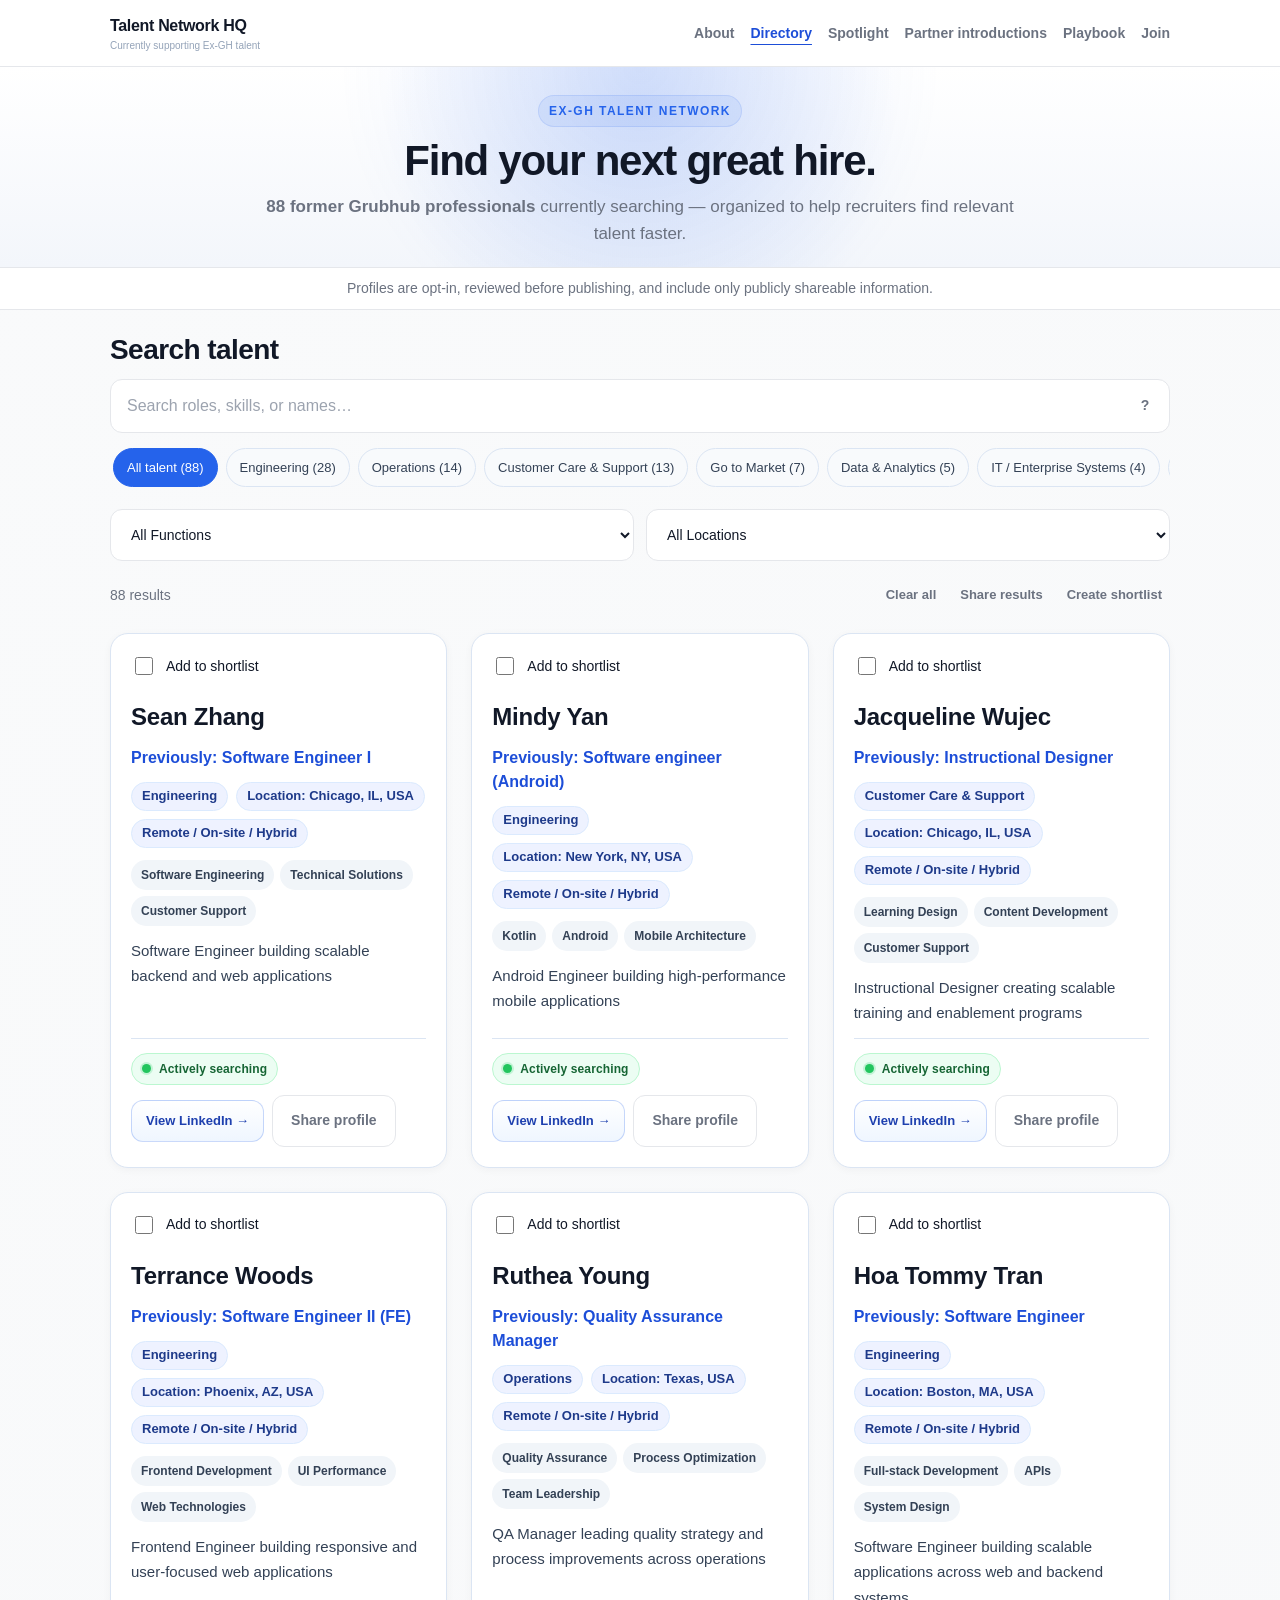
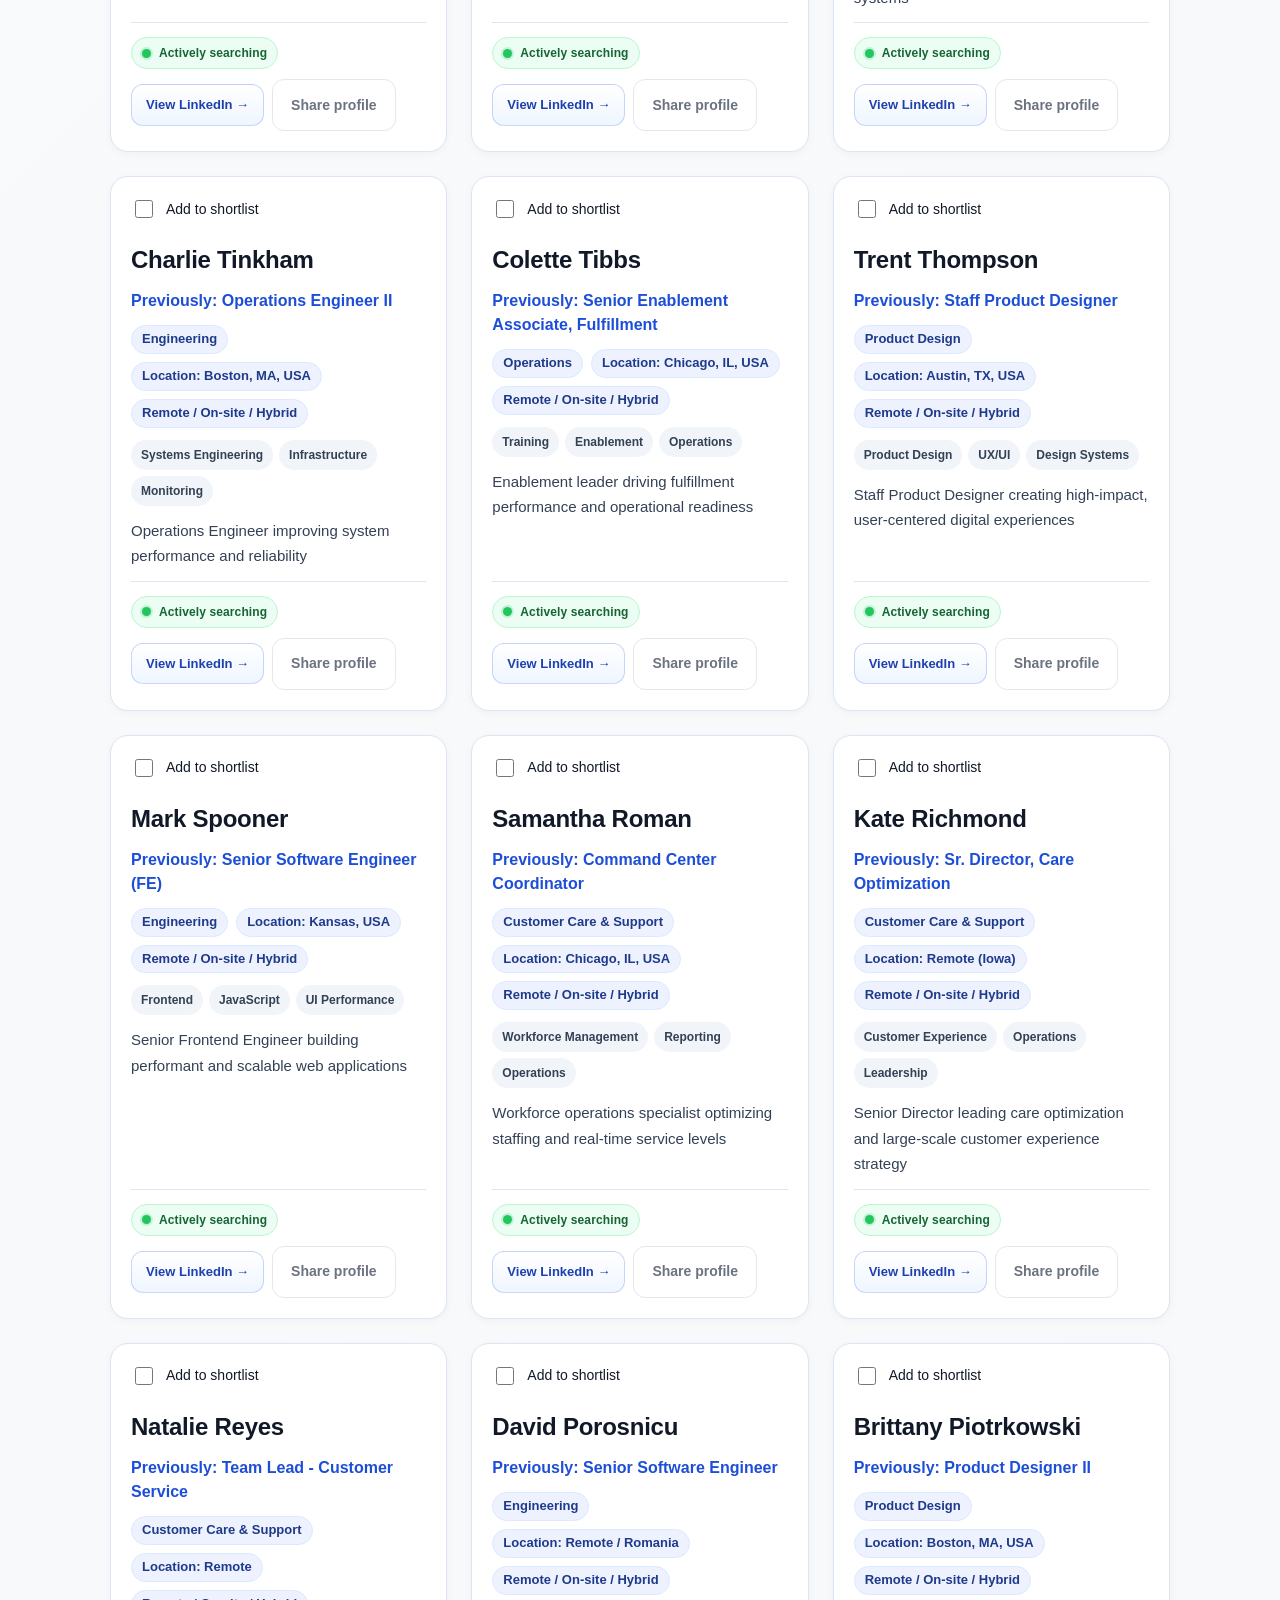
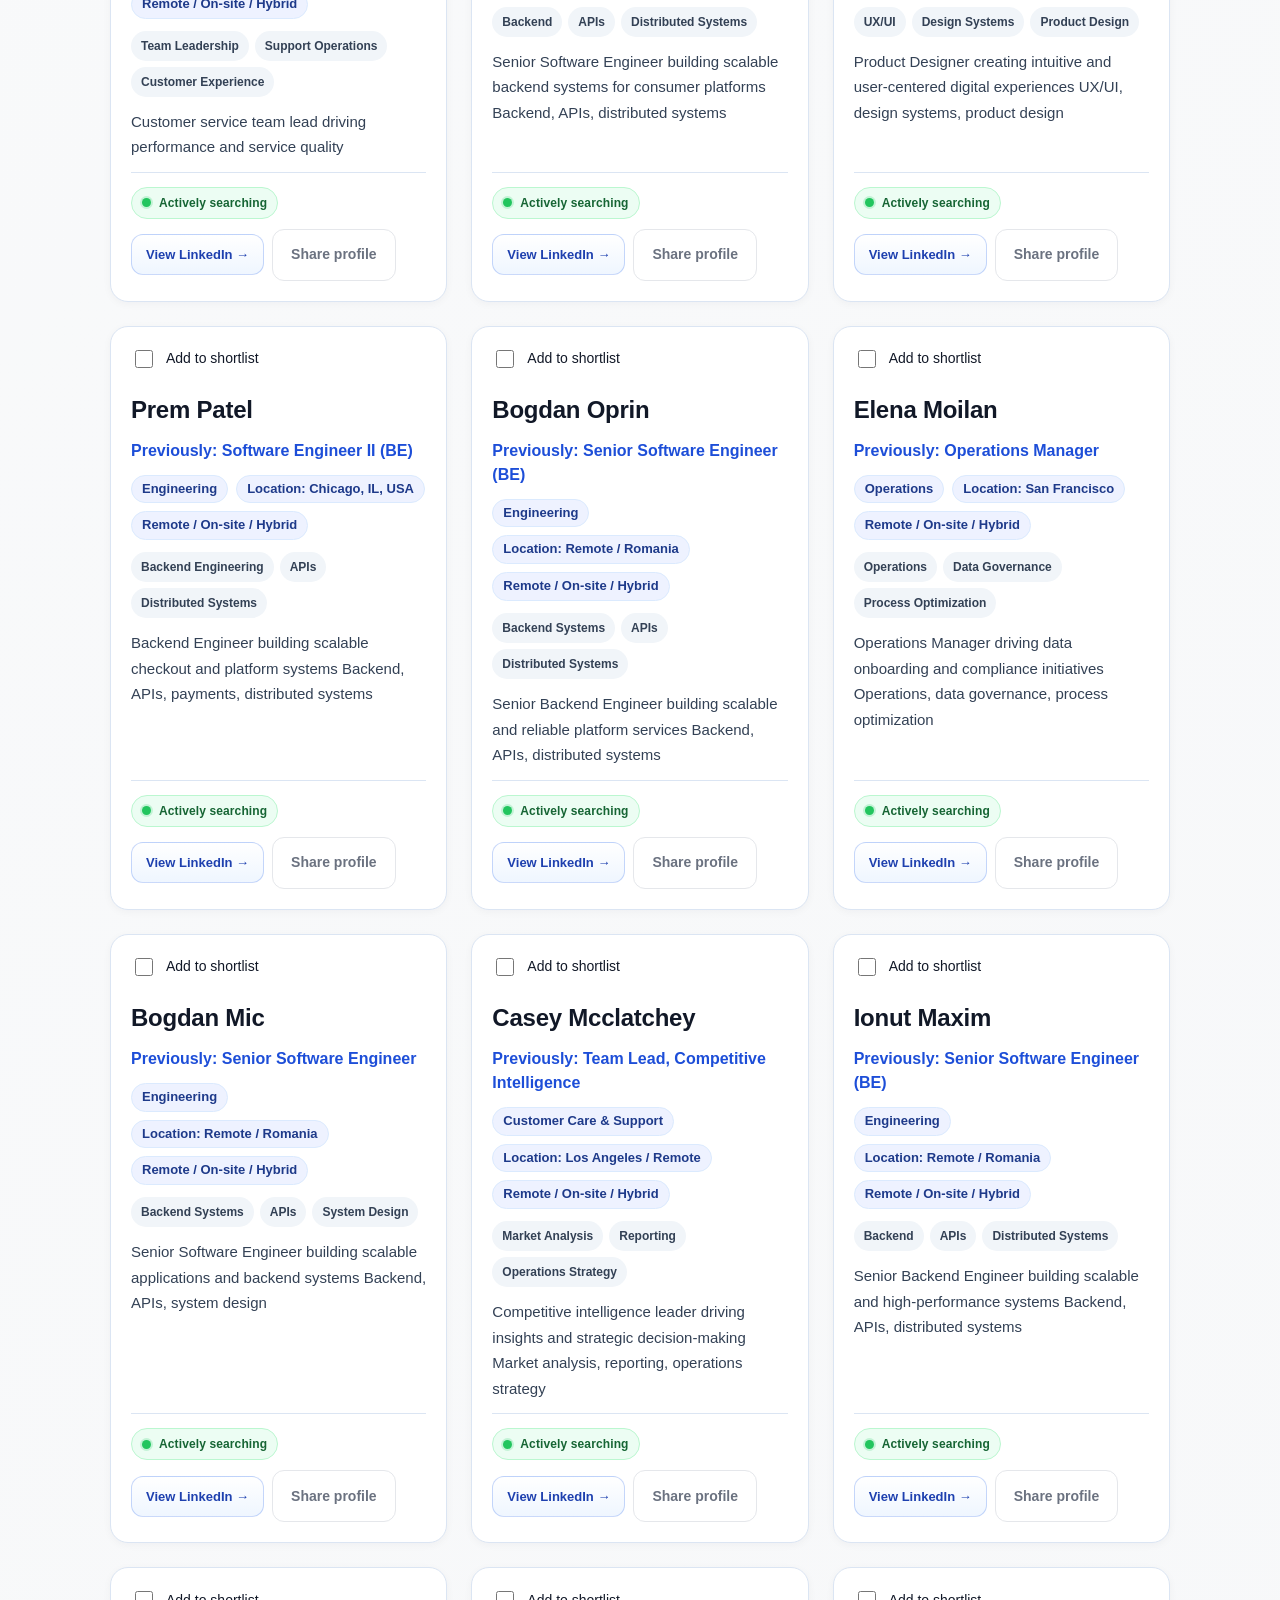
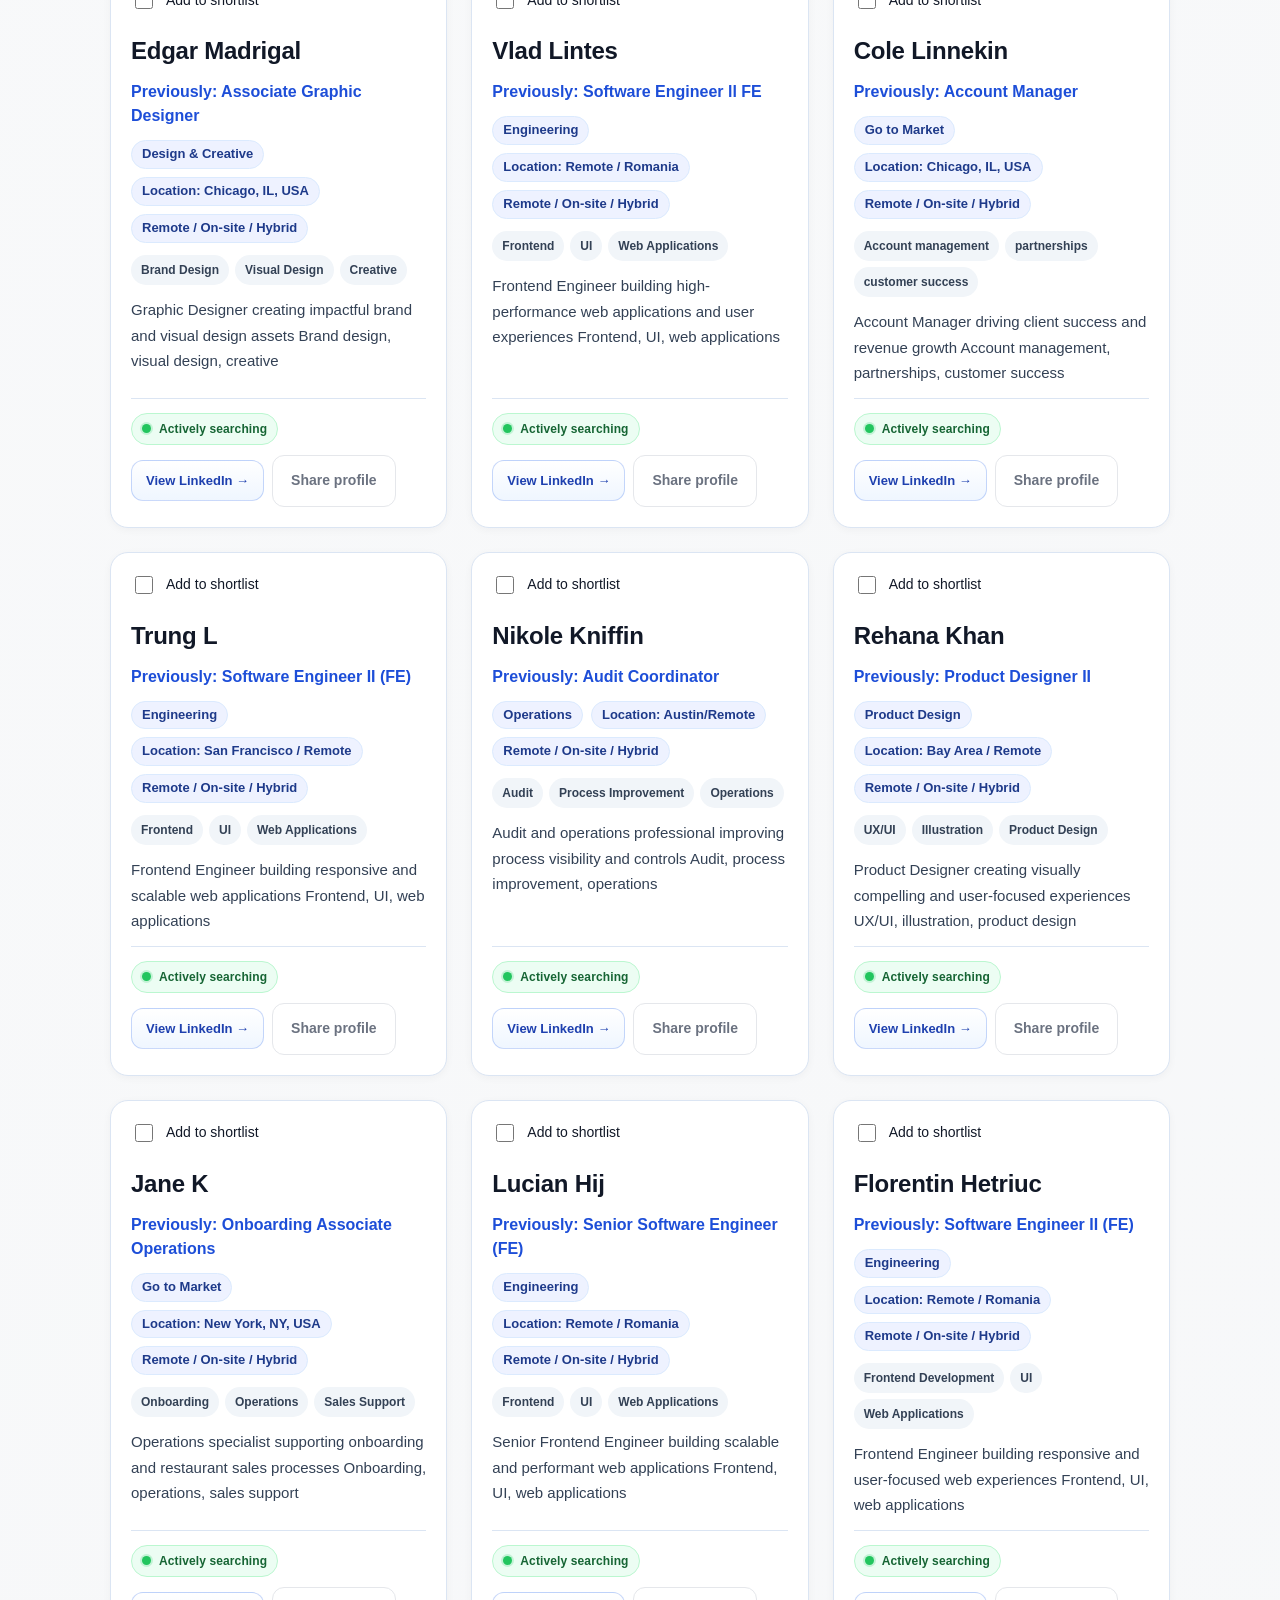
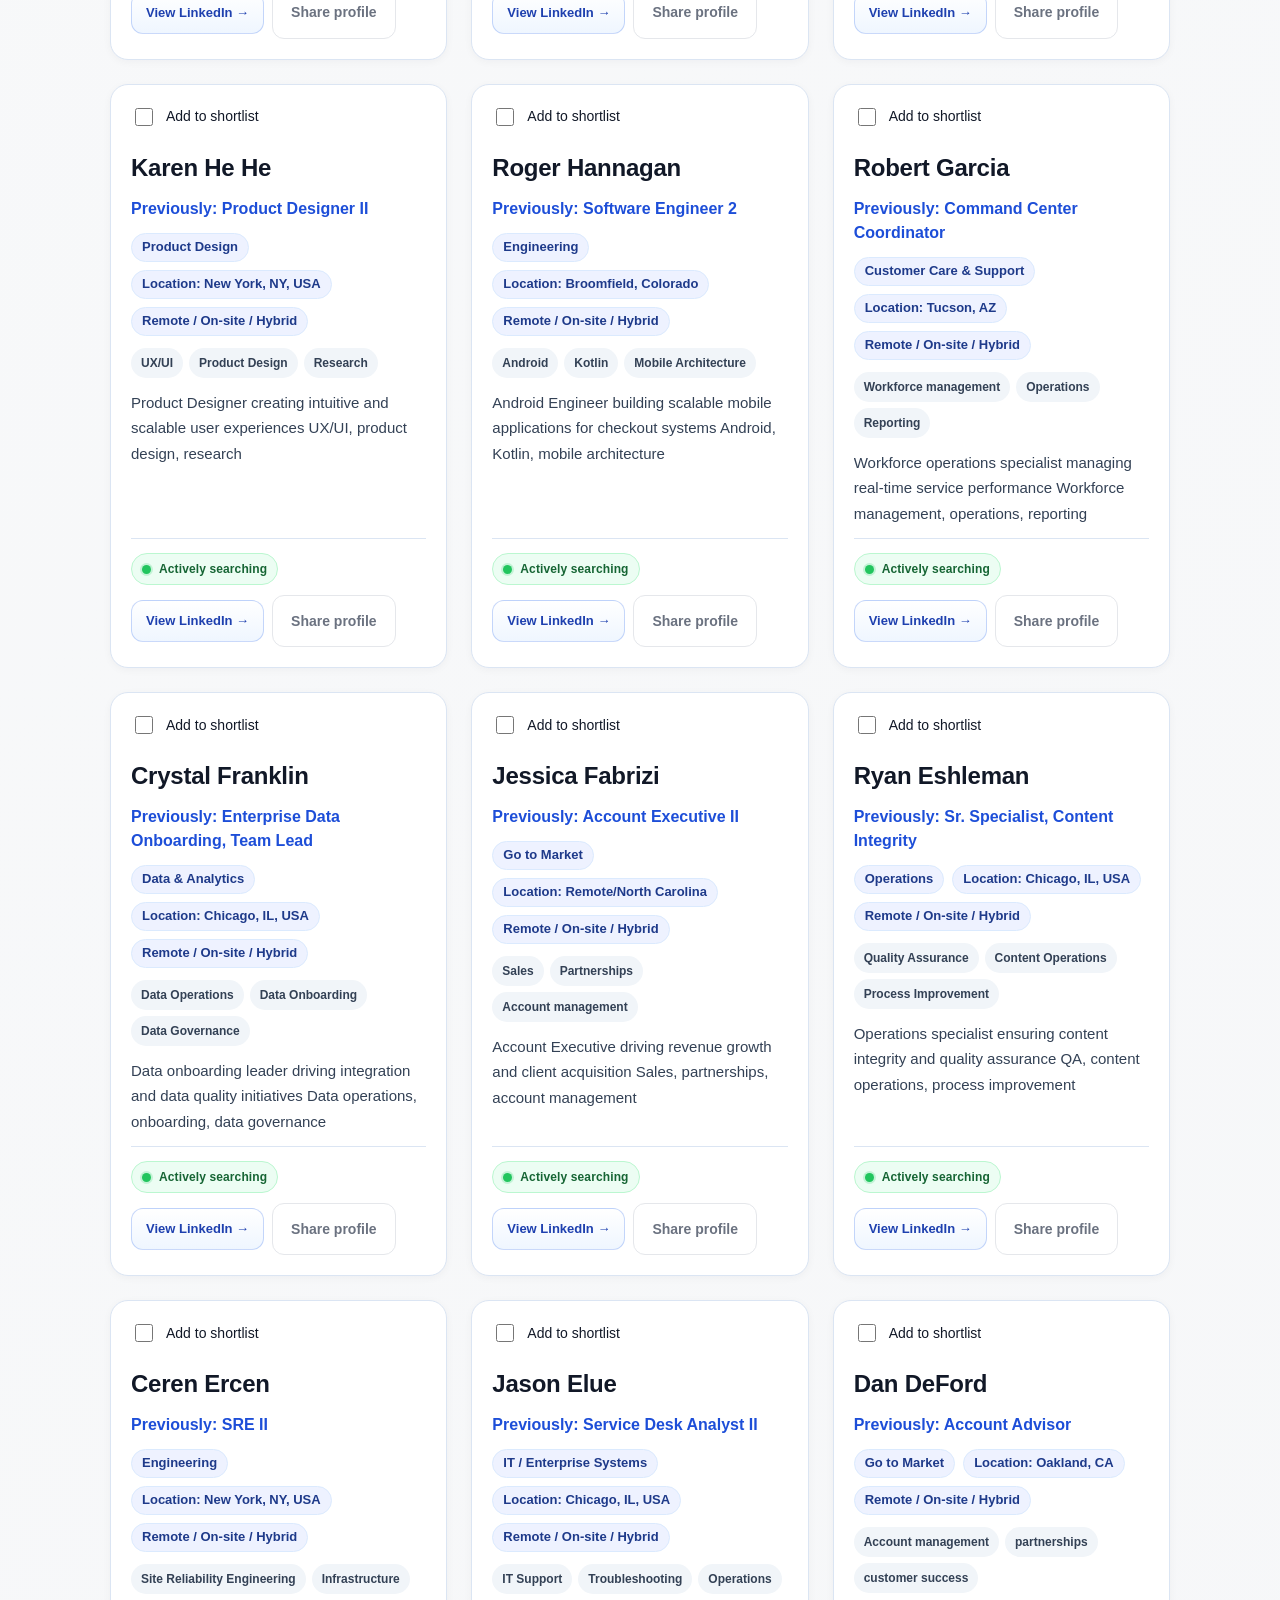
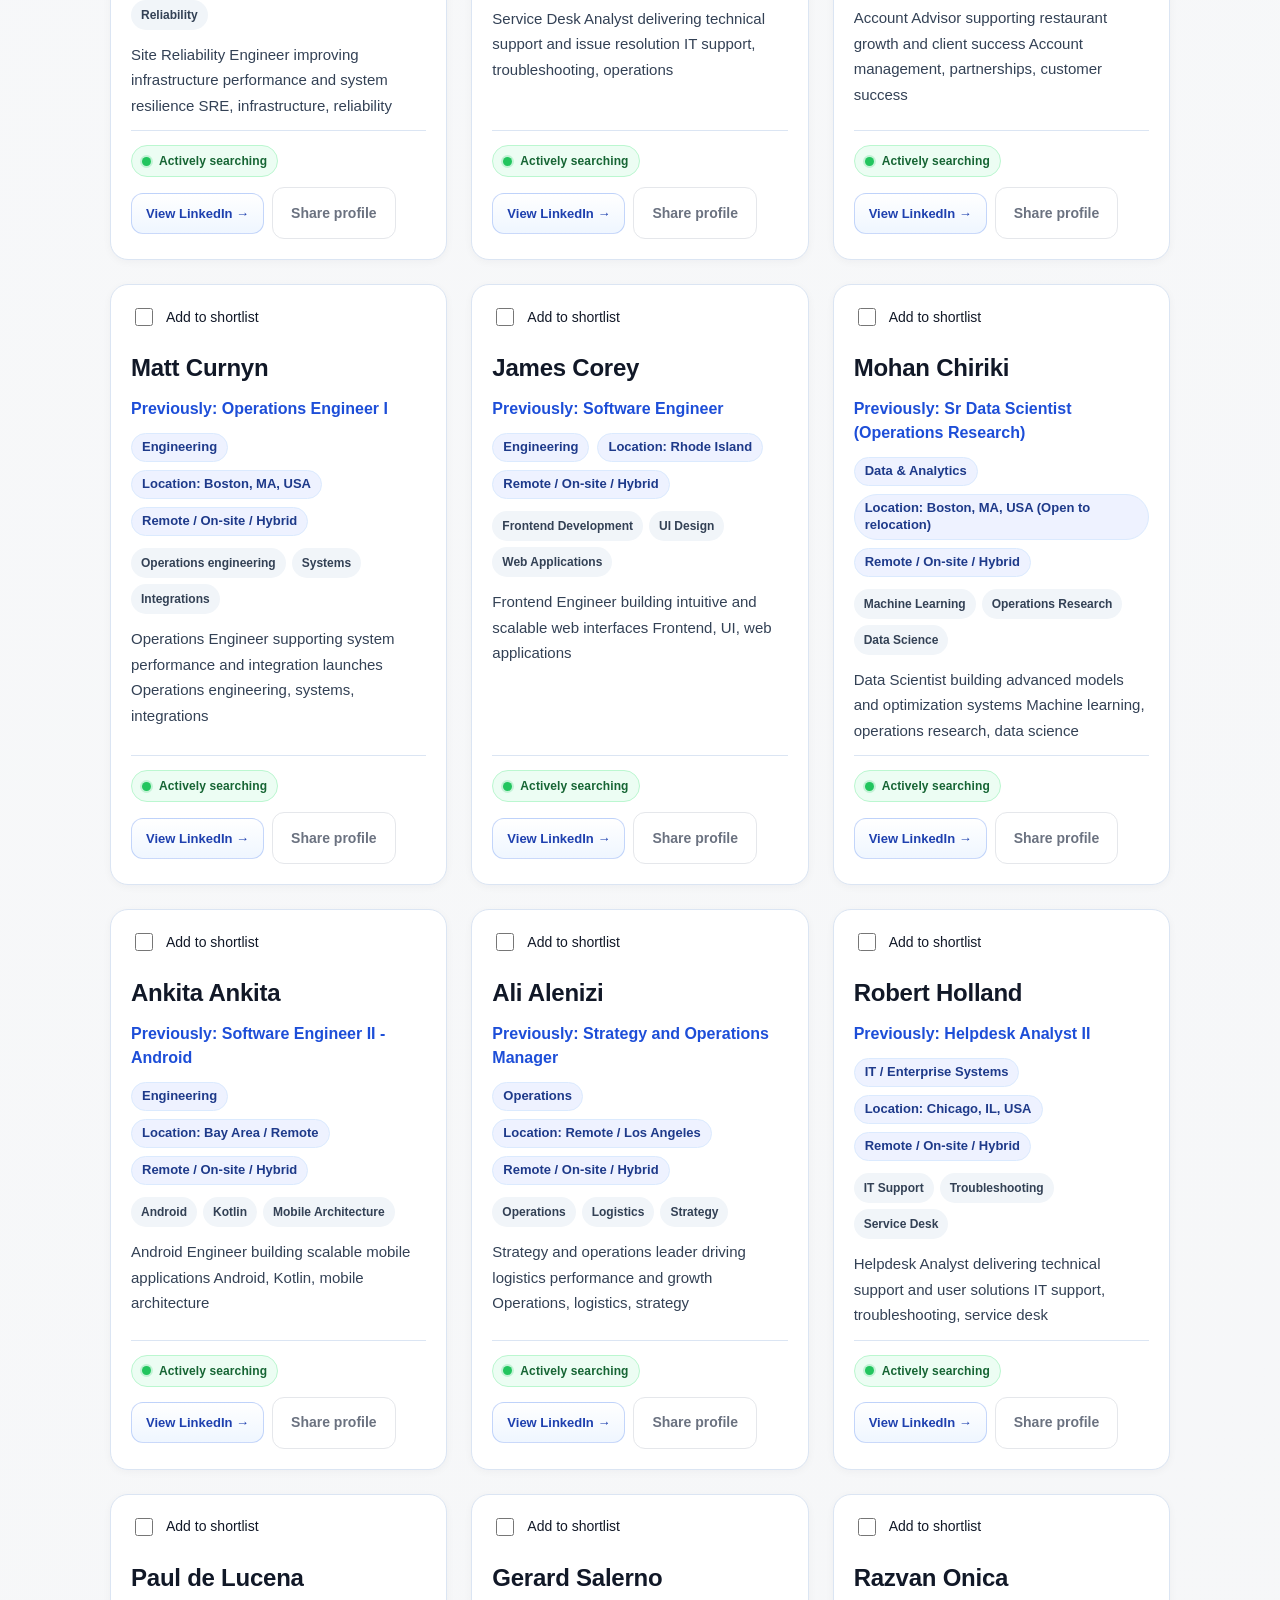
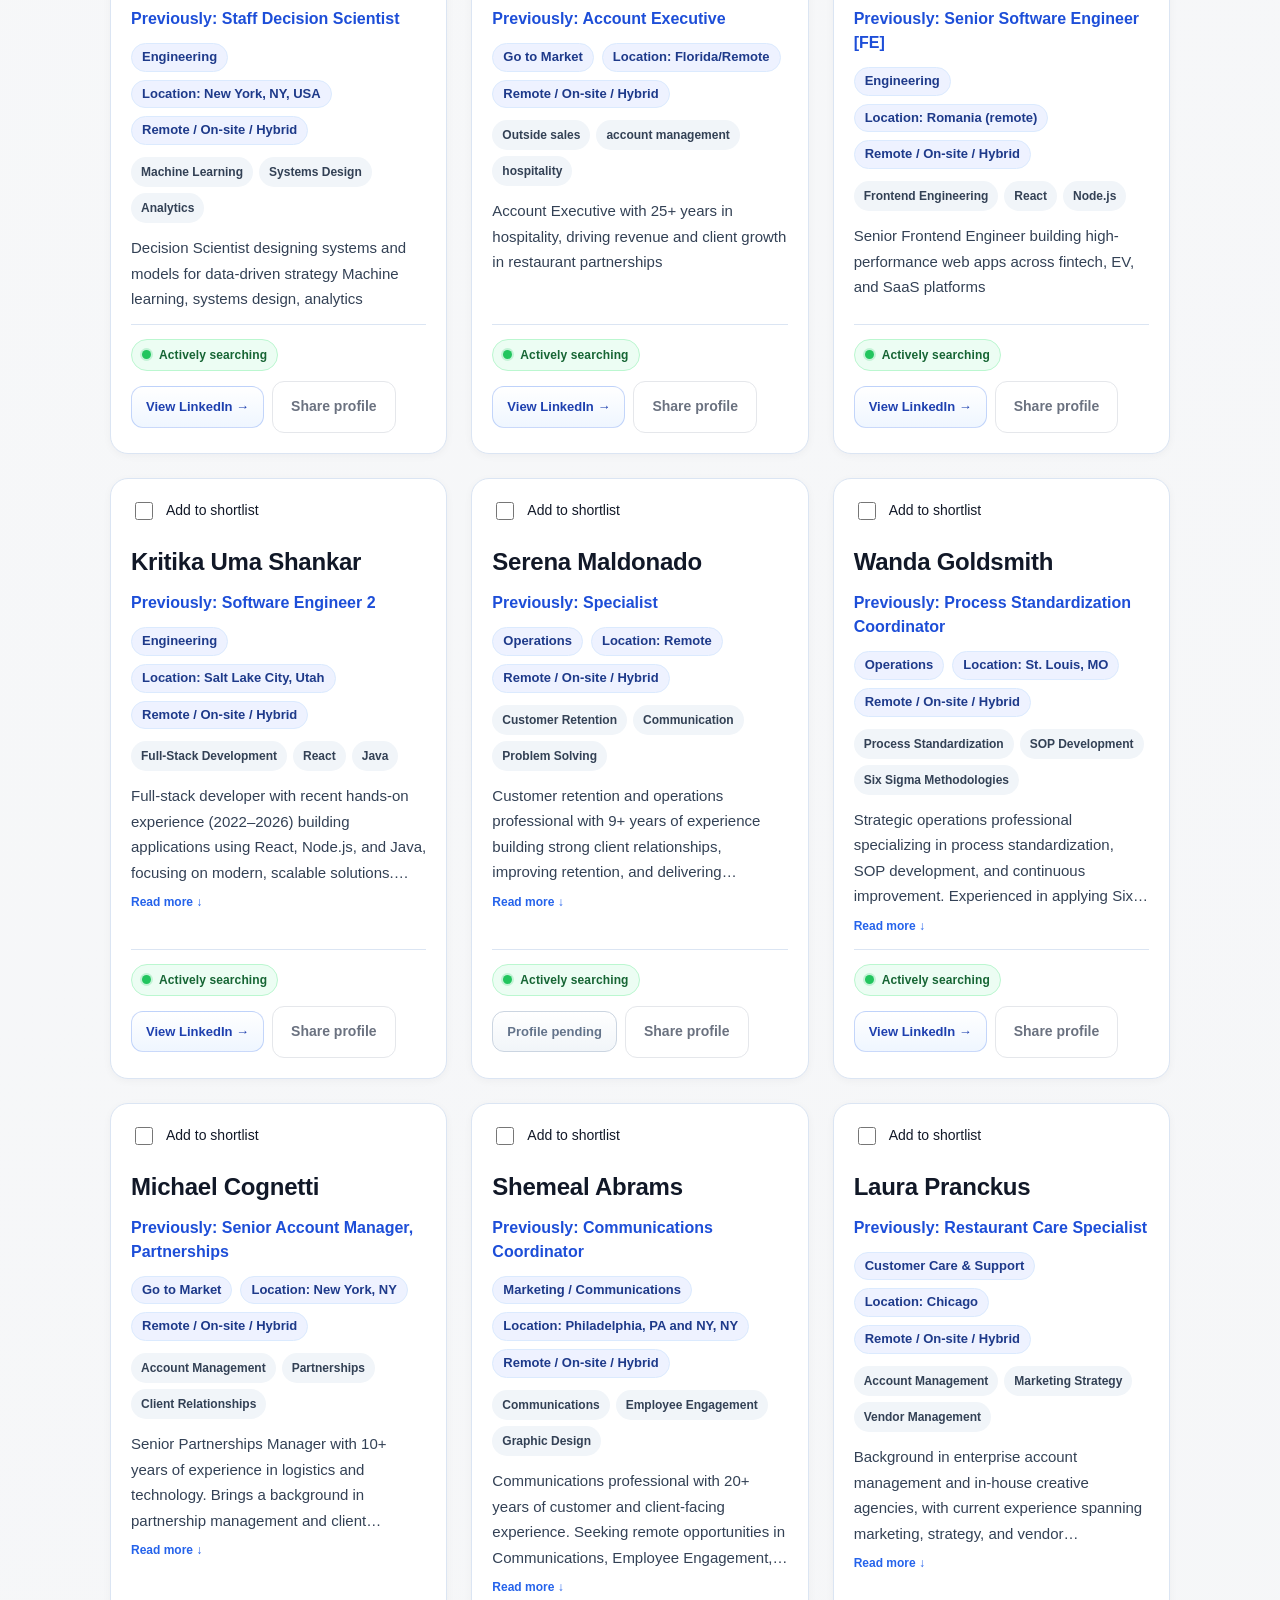
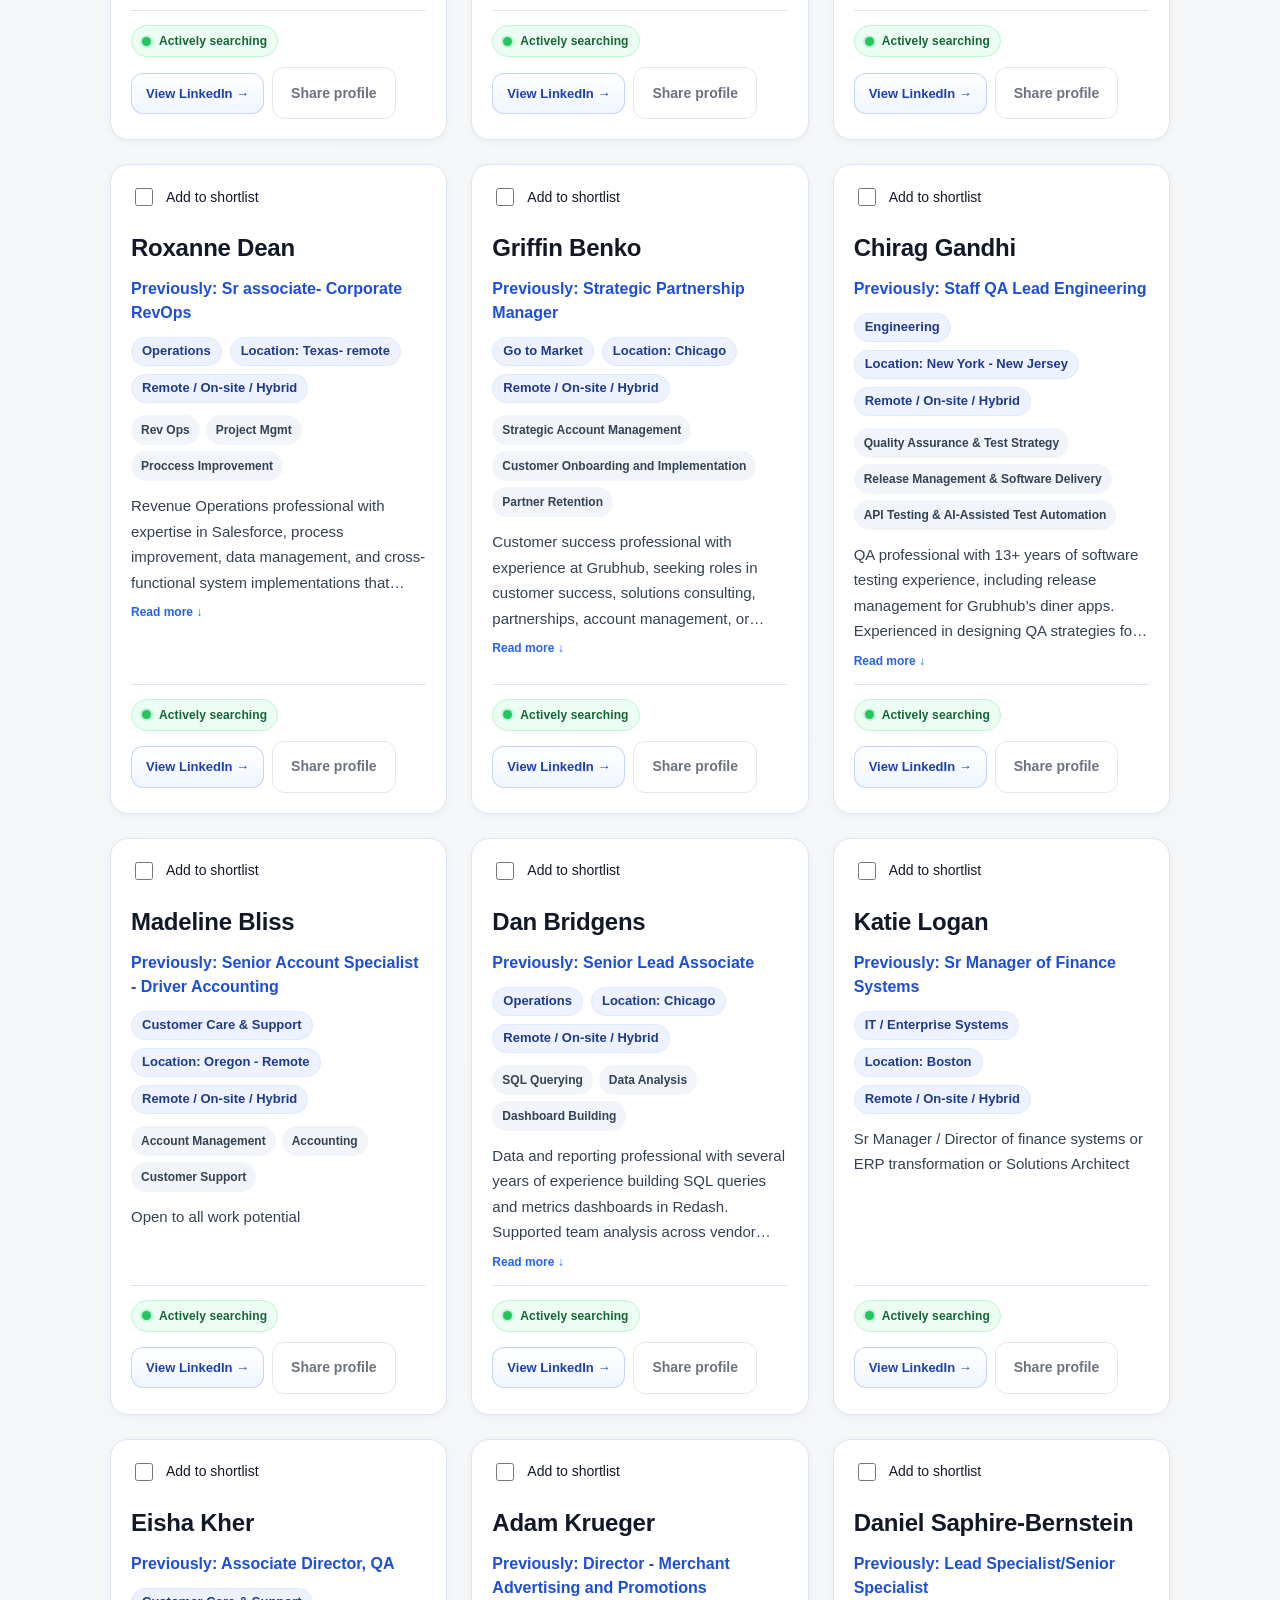
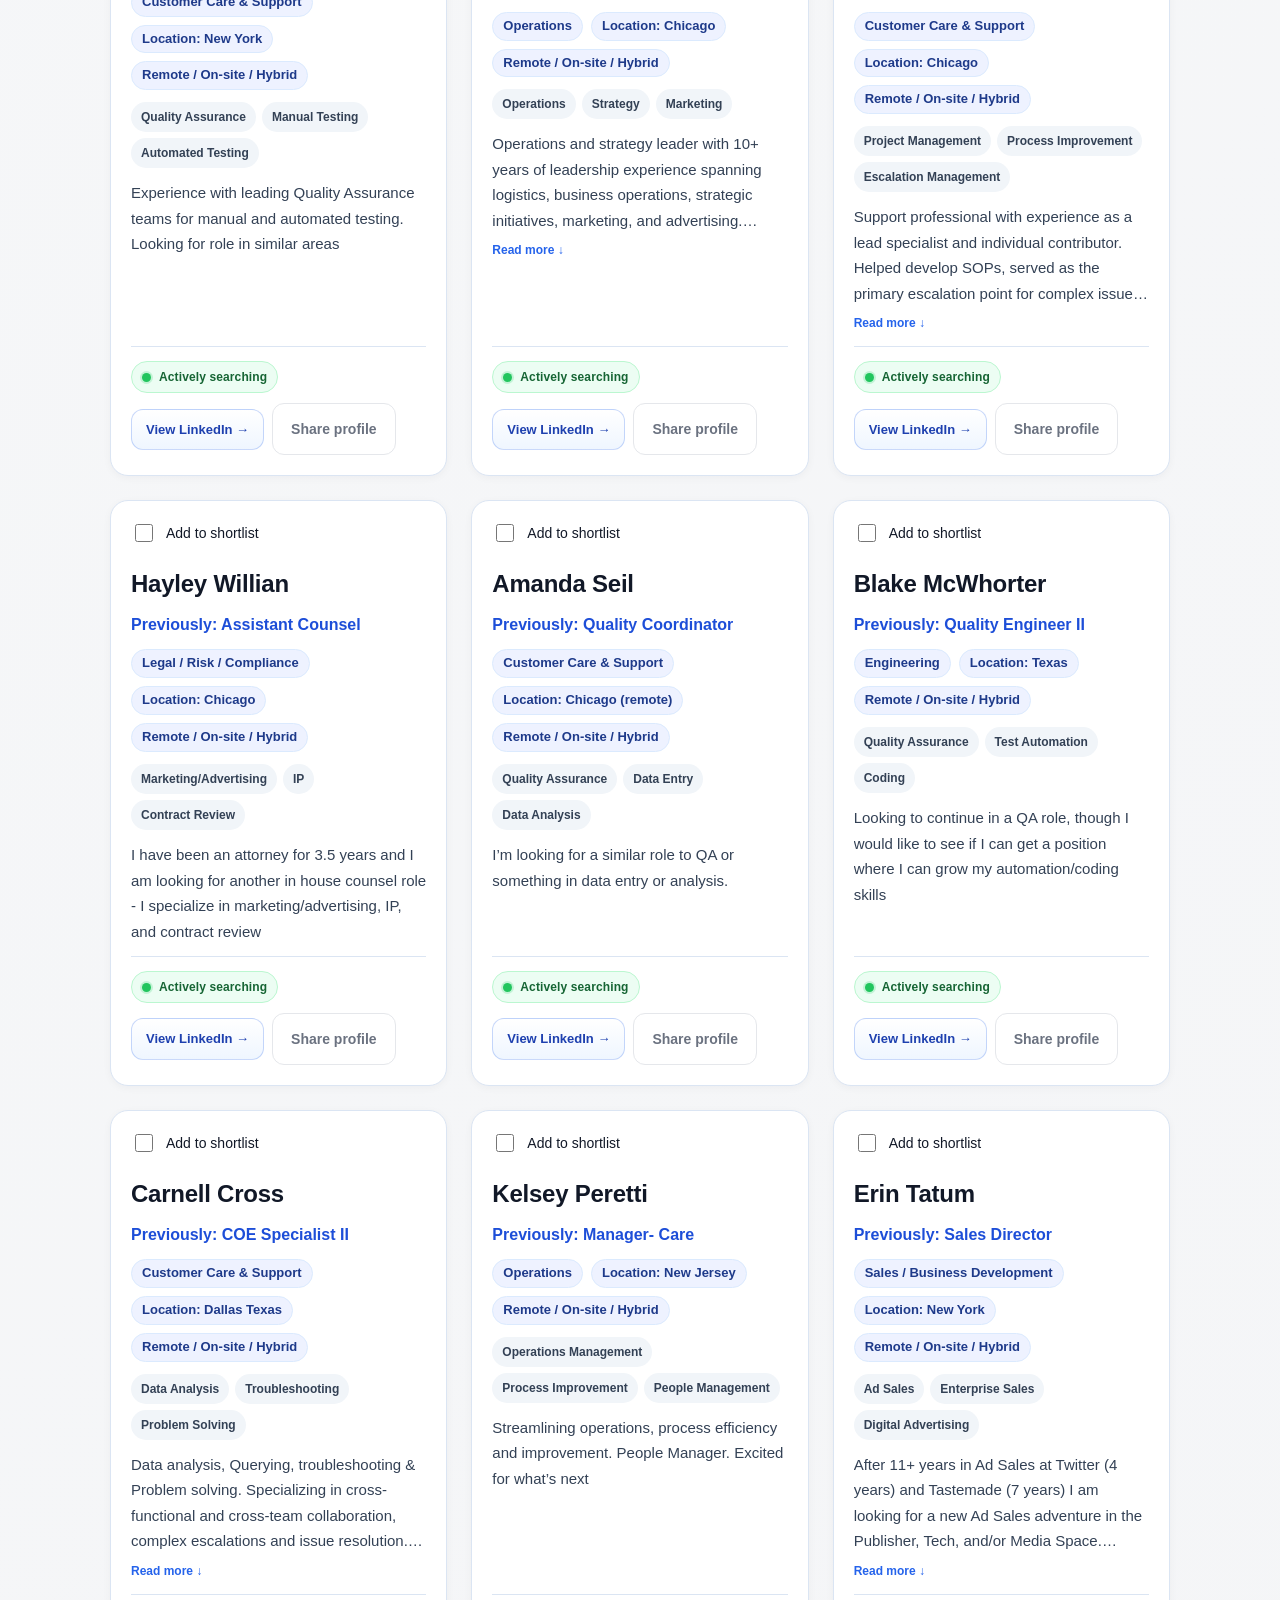
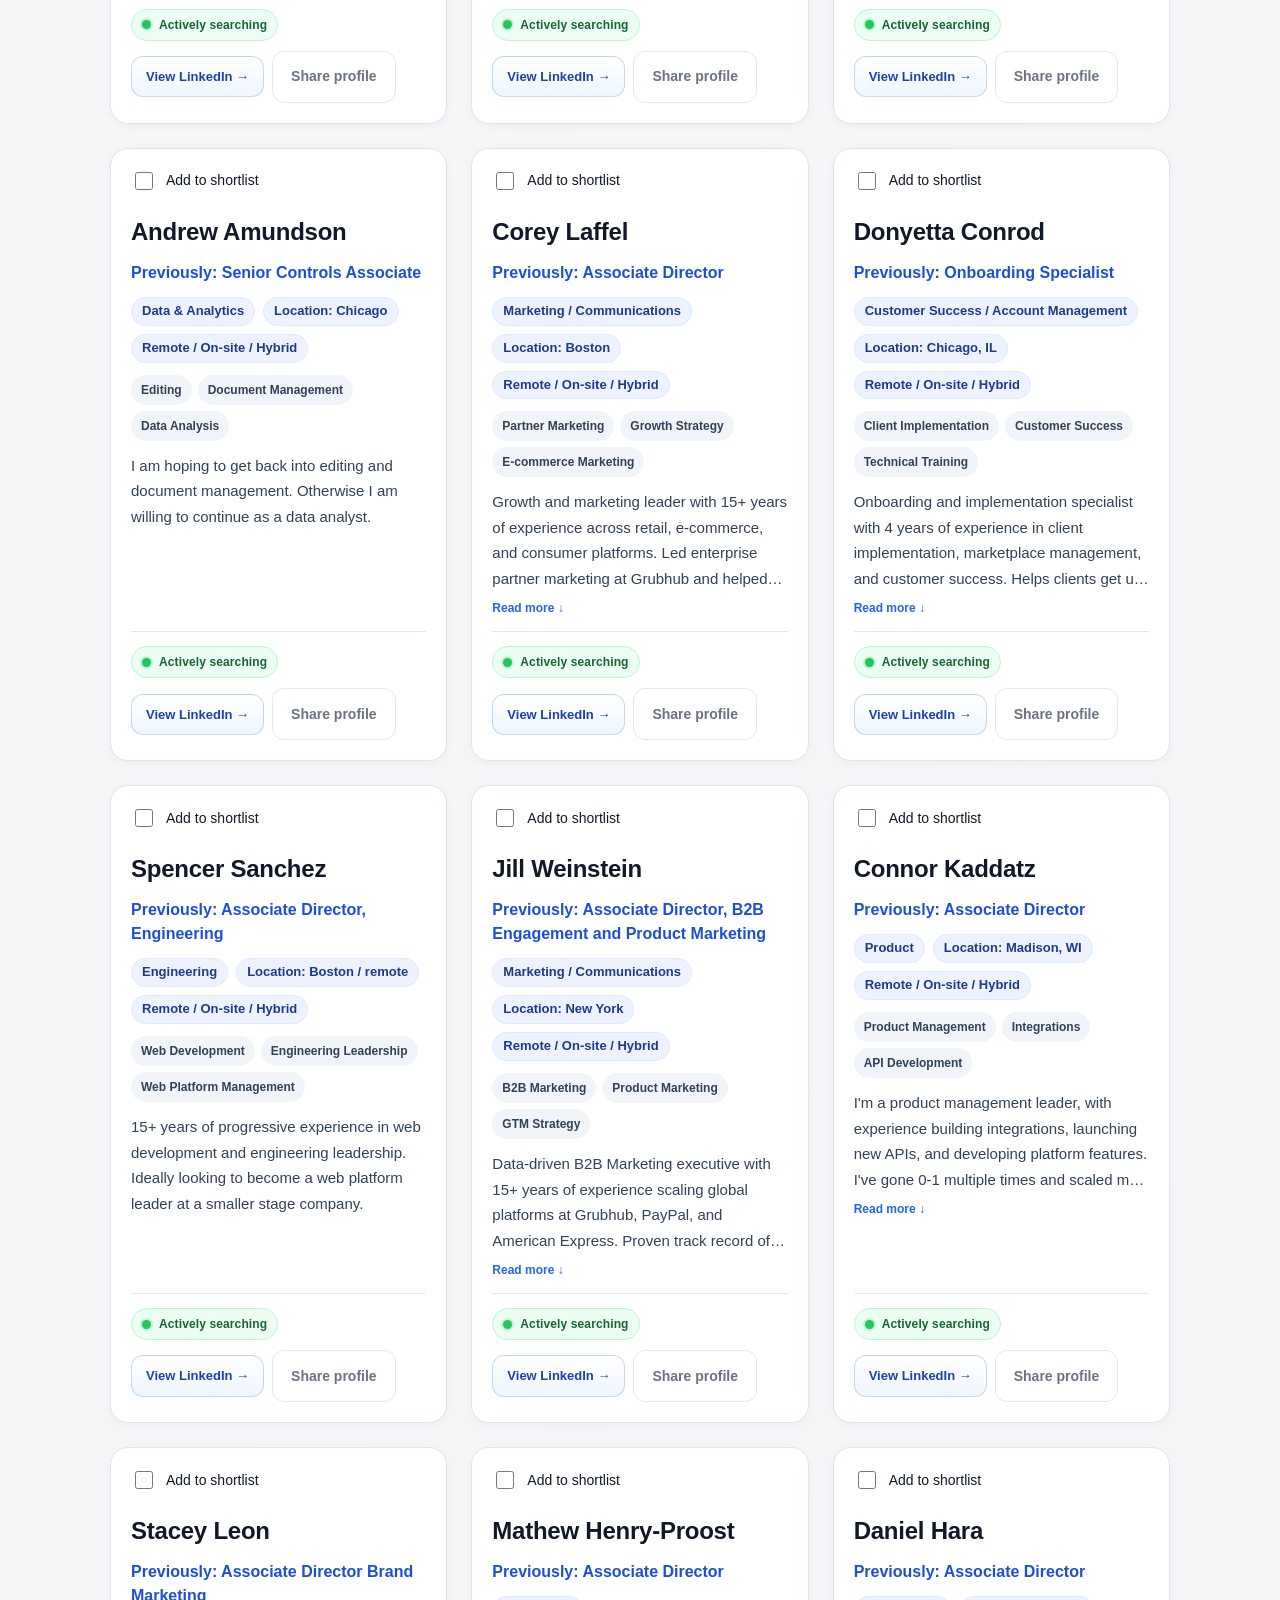
<file: index.html>
<!DOCTYPE html>
<html lang="en">
<head>
  <meta charset="UTF-8" />
  <meta name="viewport" content="width=device-width, initial-scale=1.0" />

  <title>Talent Network HQ</title>

  <meta
    name="description"
    content="Search former Ex-GH professionals by role, function, location, and skills."
  />

  <link rel="stylesheet" href="style.css?v=directory-mobile-compact-1" />
  <link rel="stylesheet" href="shortlist.css?v=1" />
</head>

<body class="directory-page">

  <!-- =====================
       NAVIGATION
  ====================== -->

  <nav class="site-nav" aria-label="Main navigation">
    <div class="site-nav-inner">
      <div class="nav-brand"><a href="index.html">Talent Network HQ</a><span class="nav-brand-subtext">Currently supporting Ex-GH talent</span></div>
      <div class="nav-links">
        <a href="about.html">About</a>
        <a href="index.html" aria-current="page">Directory</a>
        <a href="resources.html">Spotlight</a>
        <a href="ganaz-introductions.html">Partner introductions</a>
        <a href="layoff-guide.html">Playbook</a>
        <a href="https://docs.google.com/forms/d/e/1FAIpQLSehawGkkedBDJJCGhzKEy33epkB2GeRQ7sB8x8fQ-Uz_kxgAQ/viewform" target="_blank" rel="noopener noreferrer">Join</a>
      </div>
    </div>
  </nav>


  <!-- =====================
       HERO
  ====================== -->

  <header class="hero">

    <div class="hero-inner">

      <p class="eyebrow">
        Ex-GH Talent Network
      </p>

      <h1>
        Find your next great hire.
      </h1>

      <p class="hero-subtext">
        <strong id="heroTalentCount">Former Grubhub professionals</strong>
        currently searching — organized to help recruiters find relevant talent faster.
      </p>



    </div>

  </header>


  <!-- =====================
       SITE NOTE
  ====================== -->

  <section class="site-note">
    <div class="site-note-inner">

      <p>
        Profiles are opt-in, reviewed before publishing, and include only publicly shareable information.
      </p>

    </div>
  </section>


  <main class="page">


    <!-- =====================
         DIRECTORY CONTROLS
    ====================== -->

    <section
      class="controls-section"
      id="directory-section"
    >

      <div class="section-header">

        <div class="section-header-left">
          <h2>
            Search talent
          </h2>
        </div>

      </div>




      <div class="controls">

        <div class="search-wrapper">
          <input
            id="search"
            type="text"
            placeholder="Search roles, skills, or names…"
            aria-label="Search talent directory"
          />
          <button
            class="search-help-btn"
            title="Combine keywords across fields. Use quotation marks for exact phrases."
            aria-label="Search tips"
            aria-describedby="searchHelp"
          >
            ?
          </button>
          <div id="searchHelp" class="search-help-tooltip" role="tooltip">
            <strong>Search across:</strong> name, role, function, team, location, and professional skills
            <br />Combine keywords to narrow results. Use quotation marks for an exact phrase.
          </div>
        </div>


      <div id="functionChips" class="function-chips" role="group" aria-label="Browse by function"></div>

        <select 
          id="functionFilter"
          aria-label="Filter by function"
        >
          <option value="">
            All Functions
          </option>
        </select>


        <select 
          id="locationFilter"
          aria-label="Filter by location"
        >
          <option value="">
            All Locations
          </option>
        </select>

      </div>

      <div id="filterBreadcrumb" class="filter-breadcrumb" aria-live="polite"></div>

      <div class="results-toolbar">
        <p id="resultsCount" class="results-count" role="status">Loading talent…</p>
        <div class="results-actions">
        <button
          id="clearFilters"
          class="clear-btn"
          type="button"
          aria-label="Clear all filters"
        >
          Clear all
        </button>
        <button id="shareSearch" class="clear-btn" type="button">Share results</button>
        <a id="createShortlist" class="clear-btn" href="shortlist-builder.html">Create shortlist</a>
        </div>
      </div>
      <p id="shareStatus" class="share-status" role="status"></p>

    </section>


    <!-- =====================
         DIRECTORY
    ====================== -->

    <section
      id="directory"
      class="directory-grid"
    ></section>

    <!-- =====================
         OPTIONAL TALENT EXPLORER
    ====================== -->

    <details
      id="talentExplorer"
      class="talent-explorer"
    >
      <summary>
        <span>
          <strong>Explore by function or region</strong>
          <small>View the talent breakdown</small>
        </span>
        <span class="explorer-toggle" aria-hidden="true"></span>
      </summary>

      <div class="talent-explorer-content">
        <section class="dashboard-section">
          <div class="section-header">
            <h3>Talent by Function</h3>
          </div>
          <div id="functionDashboard" class="function-dashboard"></div>
        </section>

        <section class="dashboard-section">
          <div class="section-header">
            <h3>Talent by Region</h3>
          </div>
          <div id="locationDashboard" class="function-dashboard"></div>
        </section>
      </div>
    </details>


    <!-- =====================
         TALENT NETWORK IMPACT WIDGET
    ====================== -->

    <section
      id="talent-impact-widget"
      class="talent-impact-section"
      aria-label="Talent Network Impact"
      aria-live="polite"
      aria-busy="true"
    ></section>


      <div class="directory-profile-actions">
        <p>
          Found a job, need to update something, or no longer want to be listed?
          Submit a request and we’ll update or remove your profile.
        </p>
        <a
          class="secondary-btn"
          href="https://docs.google.com/forms/d/e/1FAIpQLSePvYi72JFg37T6nQti-sC3dTTAOES2TLpDUh2nFLg1DwtGHQ/viewform"
          target="_blank"
          rel="noopener noreferrer"
        >
          Update or Remove My Profile
        </a>
      </div>

  </main>

  <footer class="site-footer">
    <div class="site-footer-inner">
      <a class="secondary-btn" href="https://docs.google.com/forms/d/e/1FAIpQLSe-eIZp1WChWPYzT8cNPWULgSP6v_pSVkYao0XEzlPqFyXDtA/viewform?usp=header" target="_blank" rel="noopener noreferrer">Share an Open Role</a>
      <nav class="site-footer-nav" aria-label="Footer navigation">
        <a href="about.html">About</a>
        <a href="index.html">Directory</a>
        <a href="resources.html">Spotlight</a>
        <a href="layoff-guide.html">Playbook</a>
        <a href="https://docs.google.com/forms/d/e/1FAIpQLSehawGkkedBDJJCGhzKEy33epkB2GeRQ7sB8x8fQ-Uz_kxgAQ/viewform" target="_blank" rel="noopener noreferrer">Join</a>
      </nav>
      <p class="site-footer-note">Talent Network HQ is independently operated and community-built.</p>
    </div>
  </footer>


  <!-- =====================
       JAVASCRIPT
  ====================== -->

  <script src="directory-search.js?v=multi-keyword-1"></script>
  <script src="shortlist-core.js?v=1"></script>
  <script src="script.js?v=recruiter-shortlists-1"></script>
  <script src="talent-impact.js"></script>

  <script src="analytics-config.js"></script>
  <script src="analytics.js"></script>
</body>
</html>
</file>
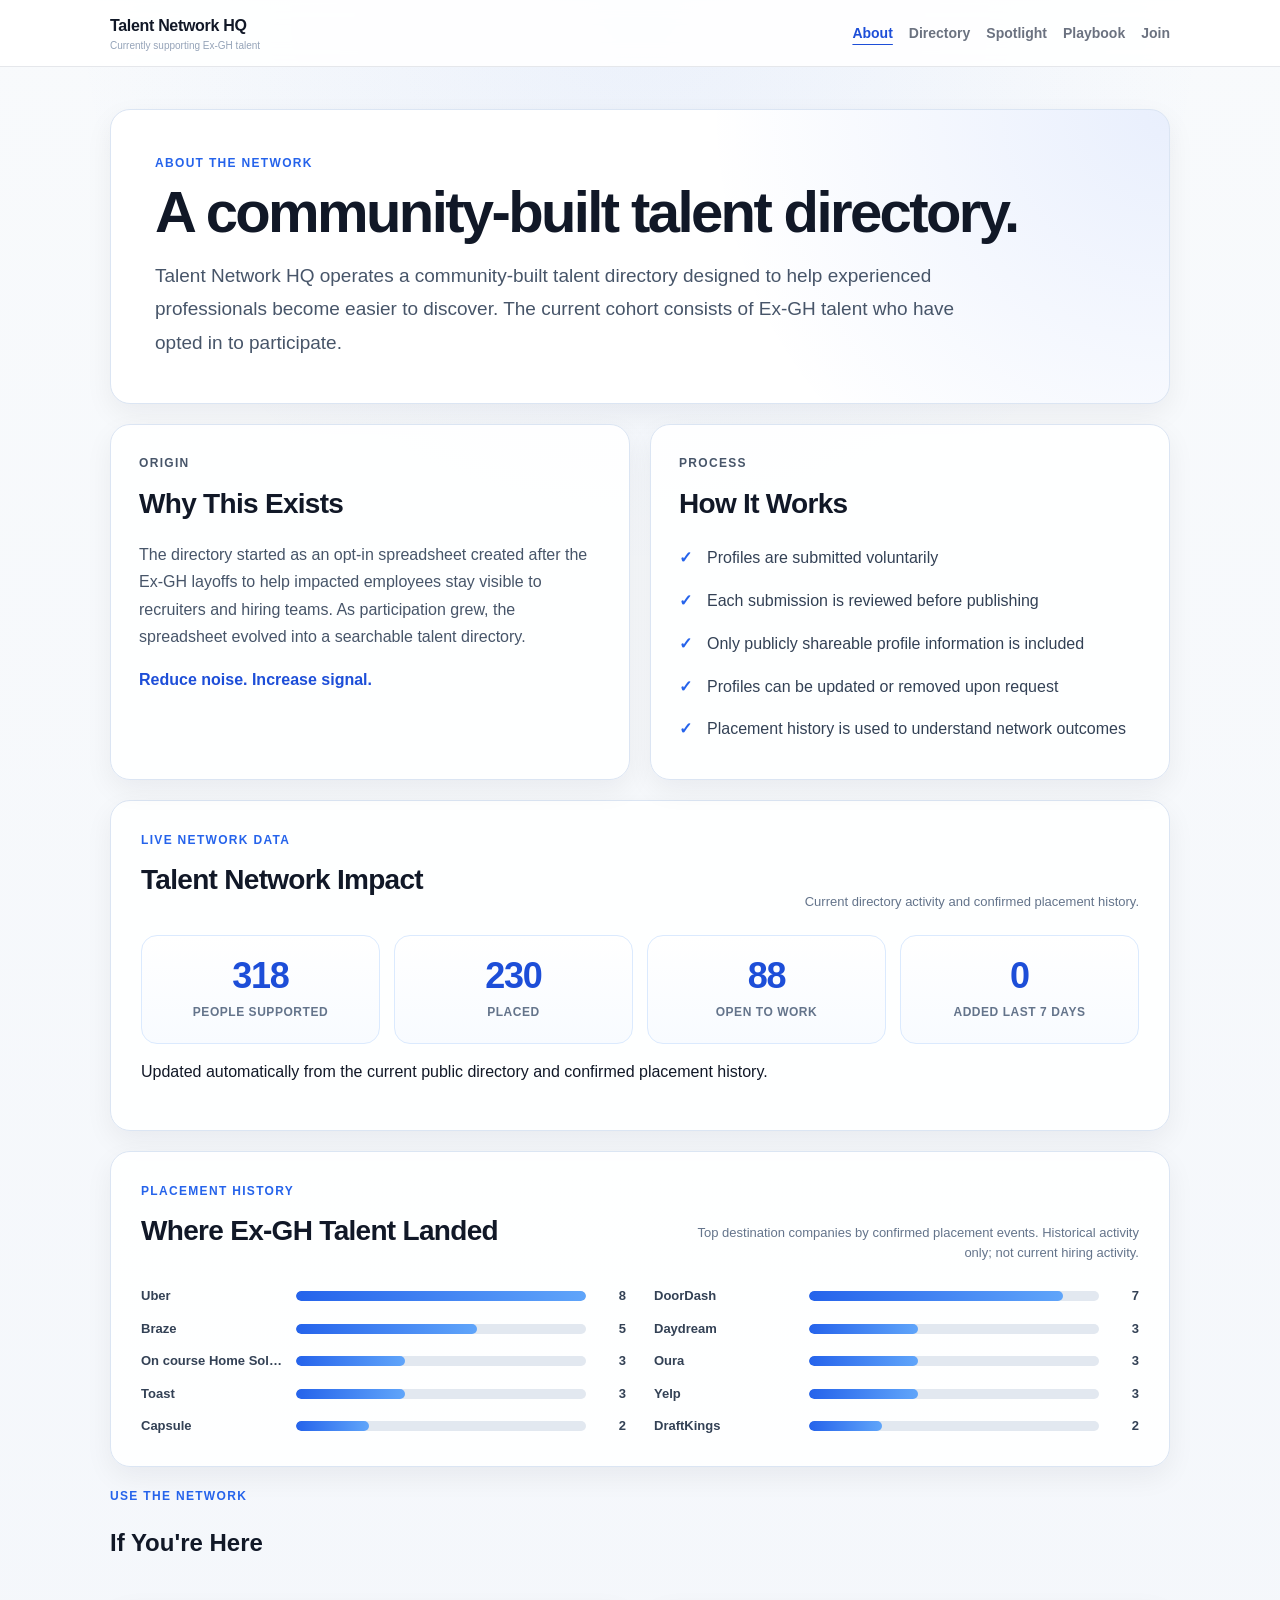
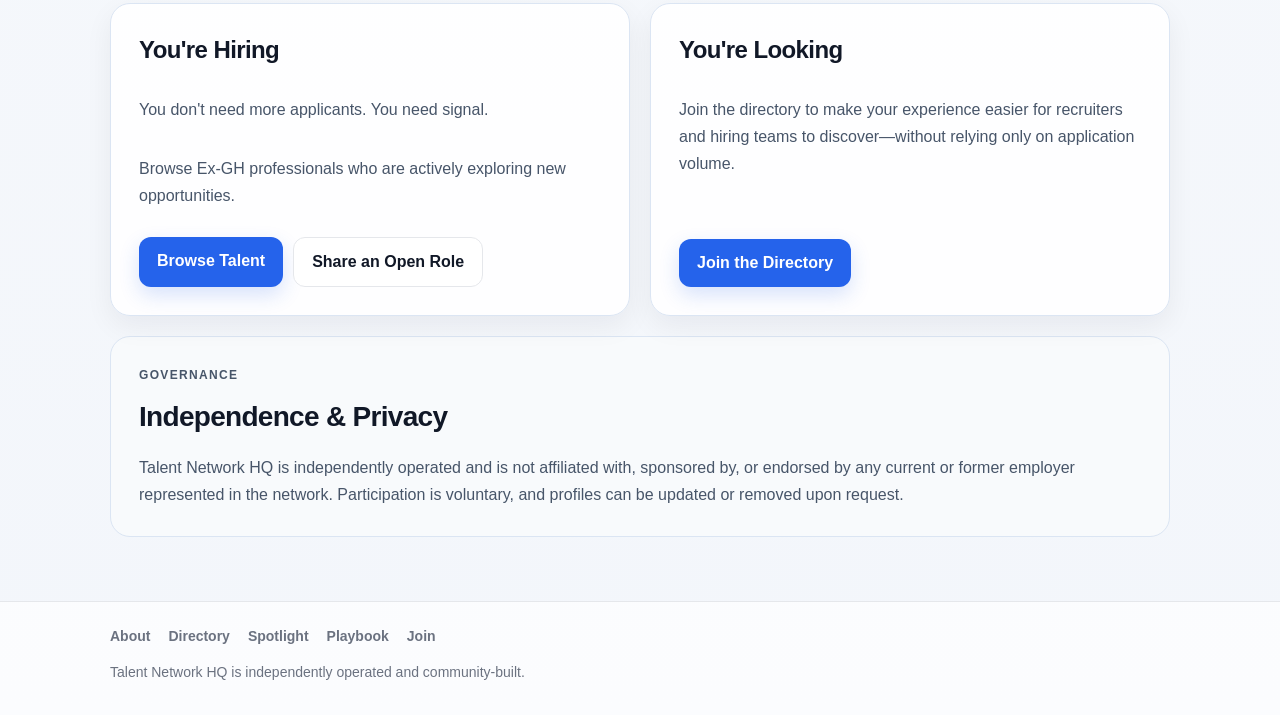
<file: about.html>
<!DOCTYPE html>
<html lang="en">
<head>
  <meta charset="UTF-8" />
  <meta name="viewport" content="width=device-width, initial-scale=1.0" />

  <title>About | Talent Network HQ</title>
  <meta
    name="description"
    content="Learn how Talent Network HQ's community-built talent directory works and what outcomes the current Ex-GH cohort has produced."
  />

  <link rel="stylesheet" href="style.css?v=about-redesign-1" />
</head>

<body class="about-page">

  <nav class="site-nav" aria-label="Main navigation">
    <div class="site-nav-inner">
      <div class="nav-brand">
        <a href="index.html">Talent Network HQ</a>
        <span class="nav-brand-subtext">Currently supporting Ex-GH talent</span>
      </div>
      <div class="nav-links">
        <a href="about.html" aria-current="page">About</a>
        <a href="index.html">Directory</a>
        <a href="resources.html">Spotlight</a>
        <a href="layoff-guide.html">Playbook</a>
        <a href="https://docs.google.com/forms/d/e/1FAIpQLSehawGkkedBDJJCGhzKEy33epkB2GeRQ7sB8x8fQ-Uz_kxgAQ/viewform" target="_blank" rel="noopener noreferrer">Join</a>
      </div>
    </div>
  </nav>

  <main class="about-shell">

    <section class="about-hero-card">
      <p class="about-kicker">About the network</p>
      <h1>A community-built talent directory.</h1>
      <p class="about-lead">
        Talent Network HQ operates a community-built talent directory designed to help experienced professionals become easier to discover.
        The current cohort consists of Ex-GH talent who have opted in to participate.
      </p>
    </section>

    <div class="about-overview-grid">
      <section class="about-panel">
        <p class="about-section-kicker">Origin</p>
        <h2>Why This Exists</h2>
        <p>
          The directory started as an opt-in spreadsheet created after the Ex-GH layoffs to help impacted employees stay visible to recruiters and hiring teams.
          As participation grew, the spreadsheet evolved into a searchable talent directory.
        </p>
        <p class="about-emphasis">Reduce noise. Increase signal.</p>
      </section>

      <section class="about-panel">
        <p class="about-section-kicker">Process</p>
        <h2>How It Works</h2>
        <ul class="about-check-list">
          <li>Profiles are submitted voluntarily</li>
          <li>Each submission is reviewed before publishing</li>
          <li>Only publicly shareable profile information is included</li>
          <li>Profiles can be updated or removed upon request</li>
          <li>Placement history is used to understand network outcomes</li>
        </ul>
      </section>
    </div>

    <section class="about-impact-panel" aria-labelledby="impact-title">
      <div class="about-section-heading">
        <div>
          <p class="about-section-kicker">Live network data</p>
          <h2 id="impact-title">Talent Network Impact</h2>
        </div>
        <p>Current directory activity and confirmed placement history.</p>
      </div>

      <div class="about-impact-grid" aria-live="polite">
        <article class="about-impact-card">
          <span class="about-impact-number" id="aboutPeopleTracked">—</span>
          <span class="about-impact-label">People Supported</span>
        </article>
        <article class="about-impact-card">
          <span class="about-impact-number" id="aboutPeoplePlaced">—</span>
          <span class="about-impact-label">Placed</span>
        </article>
        <article class="about-impact-card">
          <span class="about-impact-number" id="aboutStillLooking">—</span>
          <span class="about-impact-label">Open to Work</span>
        </article>
        <article class="about-impact-card">
          <span class="about-impact-number" id="aboutAddedLast7Days">—</span>
          <span class="about-impact-label">Added Last 7 Days</span>
        </article>
      </div>
      <p class="about-impact-note">Updated automatically from the current public directory and confirmed placement history.</p>
    </section>

    <section class="about-company-panel">
      <div class="about-section-heading">
        <div>
          <p class="about-section-kicker">Placement history</p>
          <h2>Where Ex-GH Talent Landed</h2>
        </div>
        <p>Top destination companies by confirmed placement events. Historical activity only; not current hiring activity.</p>
      </div>

      <div id="destinationCompanyTable" class="about-company-chart" aria-live="polite">
        <div class="about-company-row">
          <span class="about-company-name">Loading placement data...</span>
          <div class="about-company-bar-track"><div class="about-company-bar"></div></div>
          <span class="about-company-count">0</span>
        </div>
      </div>
    </section>

    <section class="about-audience-section" aria-labelledby="audience-title">
      <div class="about-section-heading">
        <div>
          <p class="about-section-kicker">Use the network</p>
          <h2 id="audience-title">If You're Here</h2>
        </div>
      </div>

      <div class="about-audience-grid">
        <article class="about-action-card">
          <h3>You're Hiring</h3>
          <p>You don't need more applicants. You need signal.</p>
          <p>Browse Ex-GH professionals who are actively exploring new opportunities.</p>
          <div class="about-action-buttons">
            <a class="primary-btn" href="index.html">Browse Talent</a>
            <a
              class="secondary-btn"
              href="https://docs.google.com/forms/d/e/1FAIpQLSe-eIZp1WChWPYzT8cNPWULgSP6v_pSVkYao0XEzlPqFyXDtA/viewform?usp=header"
              target="_blank"
              rel="noopener noreferrer"
            >Share an Open Role</a>
          </div>
        </article>

        <article class="about-action-card">
          <h3>You're Looking</h3>
          <p>Join the directory to make your experience easier for recruiters and hiring teams to discover—without relying only on application volume.</p>
          <div class="about-action-buttons">
            <a
              class="primary-btn"
              href="https://docs.google.com/forms/d/e/1FAIpQLSehawGkkedBDJJCGhzKEy33epkB2GeRQ7sB8x8fQ-Uz_kxgAQ/viewform"
              target="_blank"
              rel="noopener noreferrer"
            >Join the Directory</a>
          </div>
        </article>
      </div>
    </section>

    <section class="about-independence-panel">
      <p class="about-section-kicker">Governance</p>
      <h2>Independence &amp; Privacy</h2>
      <p>
        Talent Network HQ is independently operated and is not affiliated with, sponsored by, or endorsed by any current or former employer represented in the network.
        Participation is voluntary, and profiles can be updated or removed upon request.
      </p>
    </section>

  </main>

  <footer class="site-footer">
    <div class="site-footer-inner">
      <nav class="site-footer-nav" aria-label="Footer navigation">
        <a href="about.html">About</a>
        <a href="index.html">Directory</a>
        <a href="resources.html">Spotlight</a>
        <a href="layoff-guide.html">Playbook</a>
        <a href="https://docs.google.com/forms/d/e/1FAIpQLSehawGkkedBDJJCGhzKEy33epkB2GeRQ7sB8x8fQ-Uz_kxgAQ/viewform" target="_blank" rel="noopener noreferrer">Join</a>
      </nav>
      <p class="site-footer-note">Talent Network HQ is independently operated and community-built.</p>
    </div>
  </footer>

  <script src="about.js?v=about-redesign-1"></script>
  <script src="analytics-config.js"></script>
  <script src="analytics.js"></script>
</body>
</html>
</file>
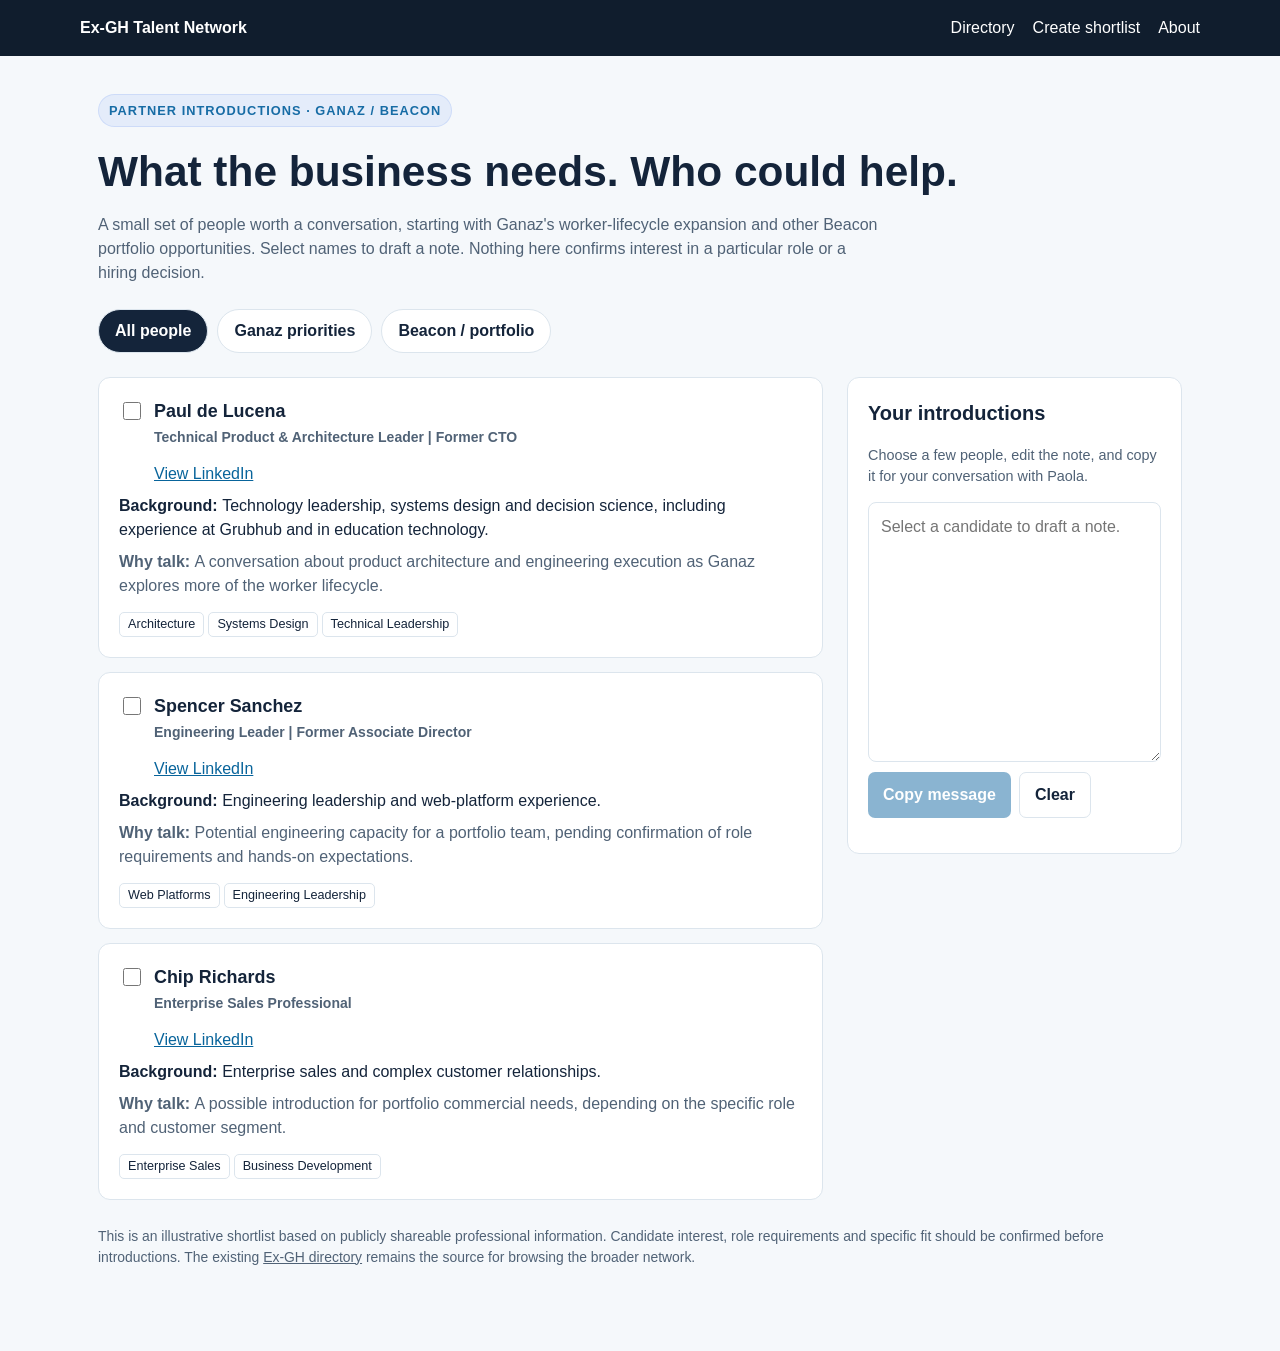
<file: ganaz-introductions.html>
<!DOCTYPE html>
<html lang="en"><head><meta charset="UTF-8"><meta name="viewport" content="width=device-width,initial-scale=1"><title>Partner Introductions | Ex-GH Talent Network</title>
<link rel="stylesheet" href="style.css">
<style>
:root{--ink:#14243a;--muted:#506276;--line:#dce5ed;--bg:#f5f8fb;--white:#fff;--accent:#176ca5}
*{box-sizing:border-box}body{margin:0;background:var(--bg);color:var(--ink);font-family:Arial,sans-serif;line-height:1.5}
.top{background:#101d2d;color:white;padding:16px max(18px,calc((100vw - 1120px)/2));display:flex;align-items:center;justify-content:space-between;gap:14px;flex-wrap:wrap}
.top a{color:white;text-decoration:none}.top nav{display:flex;gap:18px;flex-wrap:wrap}
main{max-width:1120px;margin:auto;padding:38px 18px 70px}h1{font-size:clamp(1.8rem,4vw,2.65rem);line-height:1.18;margin:8px 0 12px}h2{font-size:1.25rem}.eyebrow{color:var(--accent);font-weight:700;font-size:.8rem;letter-spacing:.08em;text-transform:uppercase}.intro{max-width:780px;color:var(--muted)}.controls{display:flex;flex-wrap:wrap;gap:9px;margin:24px 0}.filter{border:1px solid var(--line);border-radius:50px;padding:9px 16px;background:white;color:var(--ink);cursor:pointer;font-weight:600}.filter[aria-pressed="true"]{background:var(--ink);color:white}.layout{display:grid;grid-template-columns:minmax(0,1fr) 335px;align-items:start;gap:24px}.cards{display:grid;gap:14px}.candidate,.panel{border:1px solid var(--line);background:var(--white);border-radius:12px;padding:20px}.candidate.selected{border-color:#238865}.candidate header{display:flex;align-items:flex-start;gap:10px}.candidate h2{margin:0;font-size:1.12rem}.candidate .role{color:var(--muted);margin:2px 0 14px}.candidate p{margin:8px 0}.candidate a{color:#08649b}.candidate input{width:18px;height:18px;margin-top:4px;accent-color:#238865}.fit{color:var(--muted)}.tag{display:inline-block;border:1px solid var(--line);border-radius:5px;padding:2px 8px;font-size:.79rem;margin:6px 4px 0 0}.panel{position:sticky;top:20px}.panel h2{margin-top:0}.panel p{color:var(--muted);font-size:.9rem}.panel textarea{display:block;width:100%;min-height:260px;resize:vertical;border:1px solid var(--line);border-radius:8px;padding:12px;line-height:1.5;font:inherit;color:var(--ink)}.actions{display:flex;gap:8px;margin-top:10px;flex-wrap:wrap}.action{background:var(--accent);color:white;border:0;border-radius:7px;padding:10px 15px;cursor:pointer;font-weight:700}.action:disabled{opacity:.5;cursor:not-allowed}.secondary{background:white;color:var(--ink);border:1px solid var(--line)}.note{margin-top:26px;color:var(--muted);font-size:.87rem}.empty{padding:24px;background:white;border:1px solid var(--line);border-radius:10px}@media(max-width:780px){.layout{grid-template-columns:1fr}.panel{position:static}main{padding-top:24px}}
</style></head><body>
<div class="top"><a href="index.html"><strong>Ex-GH Talent Network</strong></a><nav aria-label="Primary"><a href="index.html">Directory</a><a href="shortlist-builder.html">Create shortlist</a><a href="about.html">About</a></nav></div>
<main><div class="eyebrow">Partner introductions · Ganaz / Beacon</div>
<h1>What the business needs. Who could help.</h1>
<p class="intro">A small set of people worth a conversation, starting with Ganaz's worker-lifecycle expansion and other Beacon portfolio opportunities. Select names to draft a note. Nothing here confirms interest in a particular role or a hiring decision.</p>
<div class="controls" role="group" aria-label="Filter introductions">
<button type="button" class="filter" data-filter="all" aria-pressed="true">All people</button>
<button type="button" class="filter" data-filter="ganaz" aria-pressed="false">Ganaz priorities</button>
<button type="button" class="filter" data-filter="beacon" aria-pressed="false">Beacon / portfolio</button>
</div><div class="layout"><section class="cards" id="cards" aria-live="polite"></section>
<aside class="panel"><h2>Your introductions</h2><p>Choose a few people, edit the note, and copy it for your conversation with Paola.</p><textarea id="message" aria-label="Editable introduction message" placeholder="Select a candidate to draft a note."></textarea><div class="actions"><button type="button" class="action" id="copy" disabled>Copy message</button><button type="button" class="action secondary" id="clear">Clear</button></div><p id="feedback" role="status"></p></aside></div>
<p class="note">This is an illustrative shortlist based on publicly shareable professional information. Candidate interest, role requirements and specific fit should be confirmed before introductions. The existing <a href="index.html">Ex-GH directory</a> remains the source for browsing the broader network.</p>
</main><script src="ganaz-introductions.js"></script></body></html>
</file>
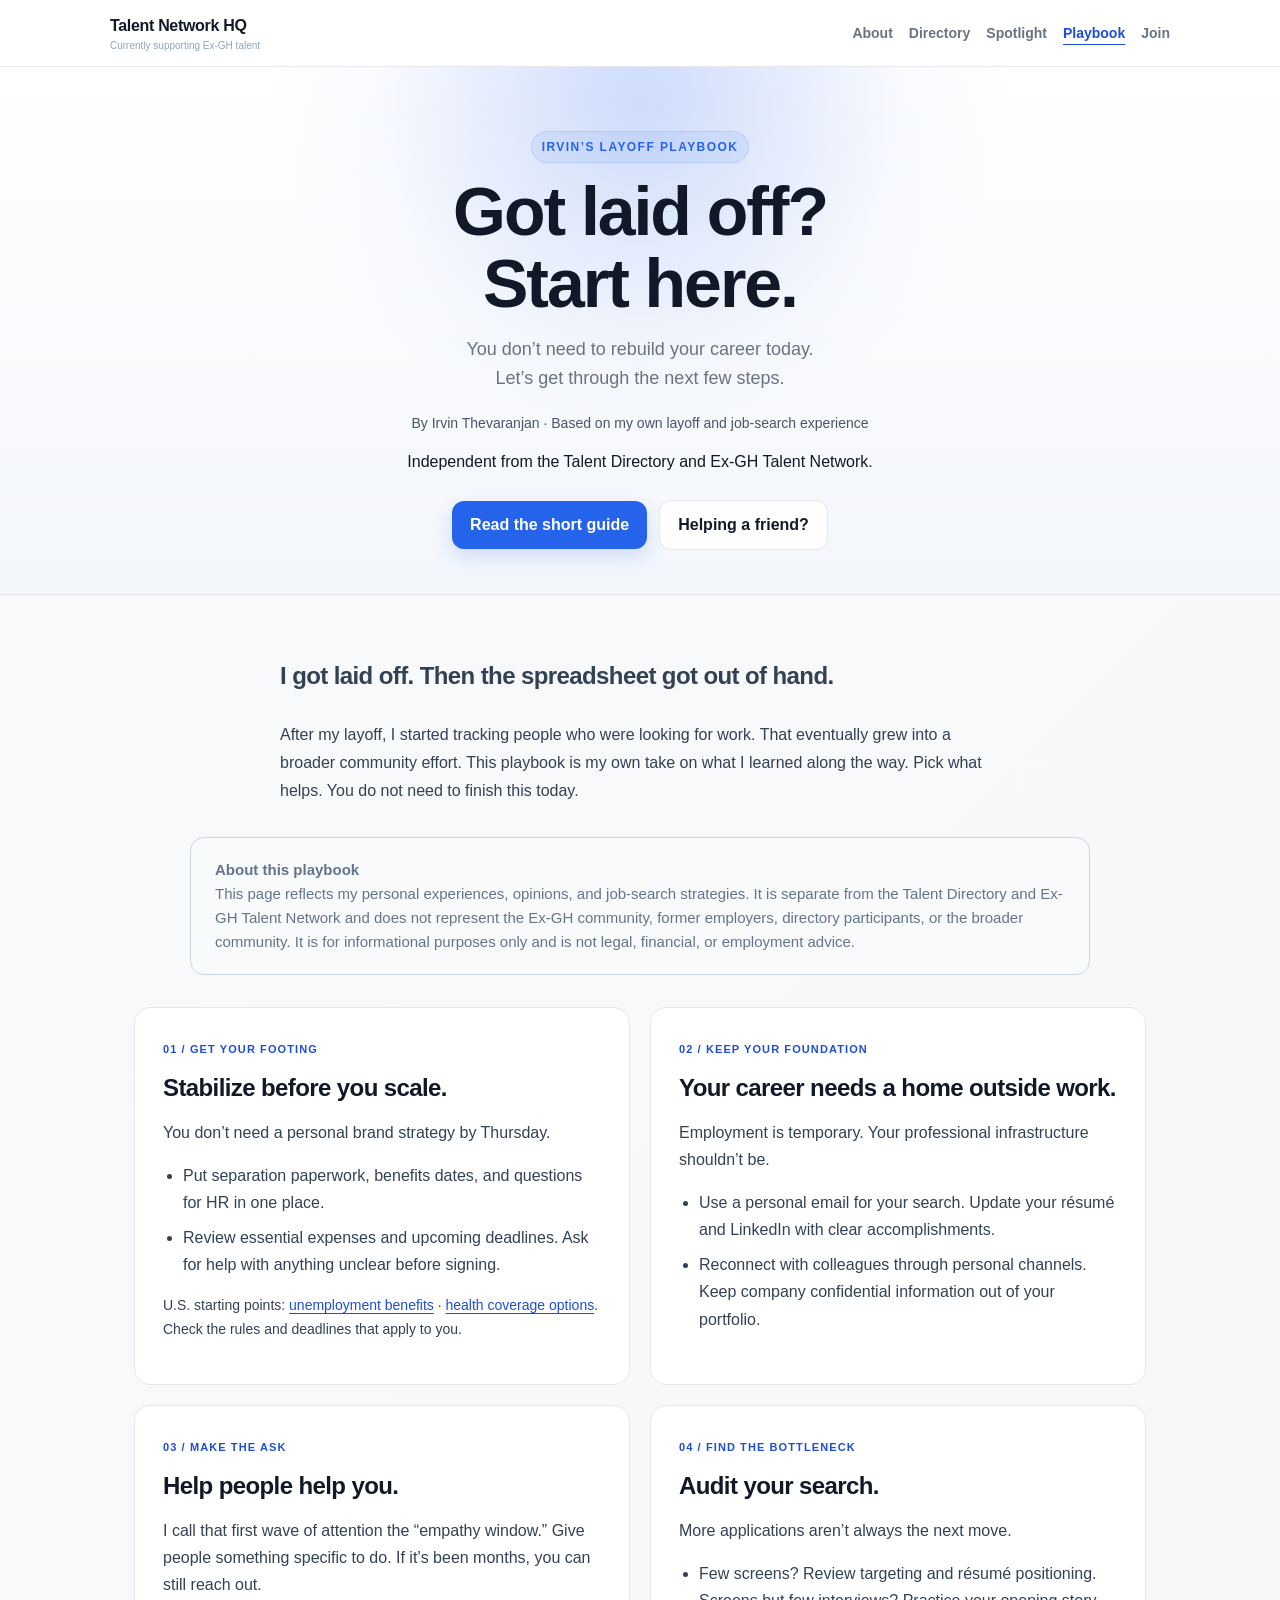
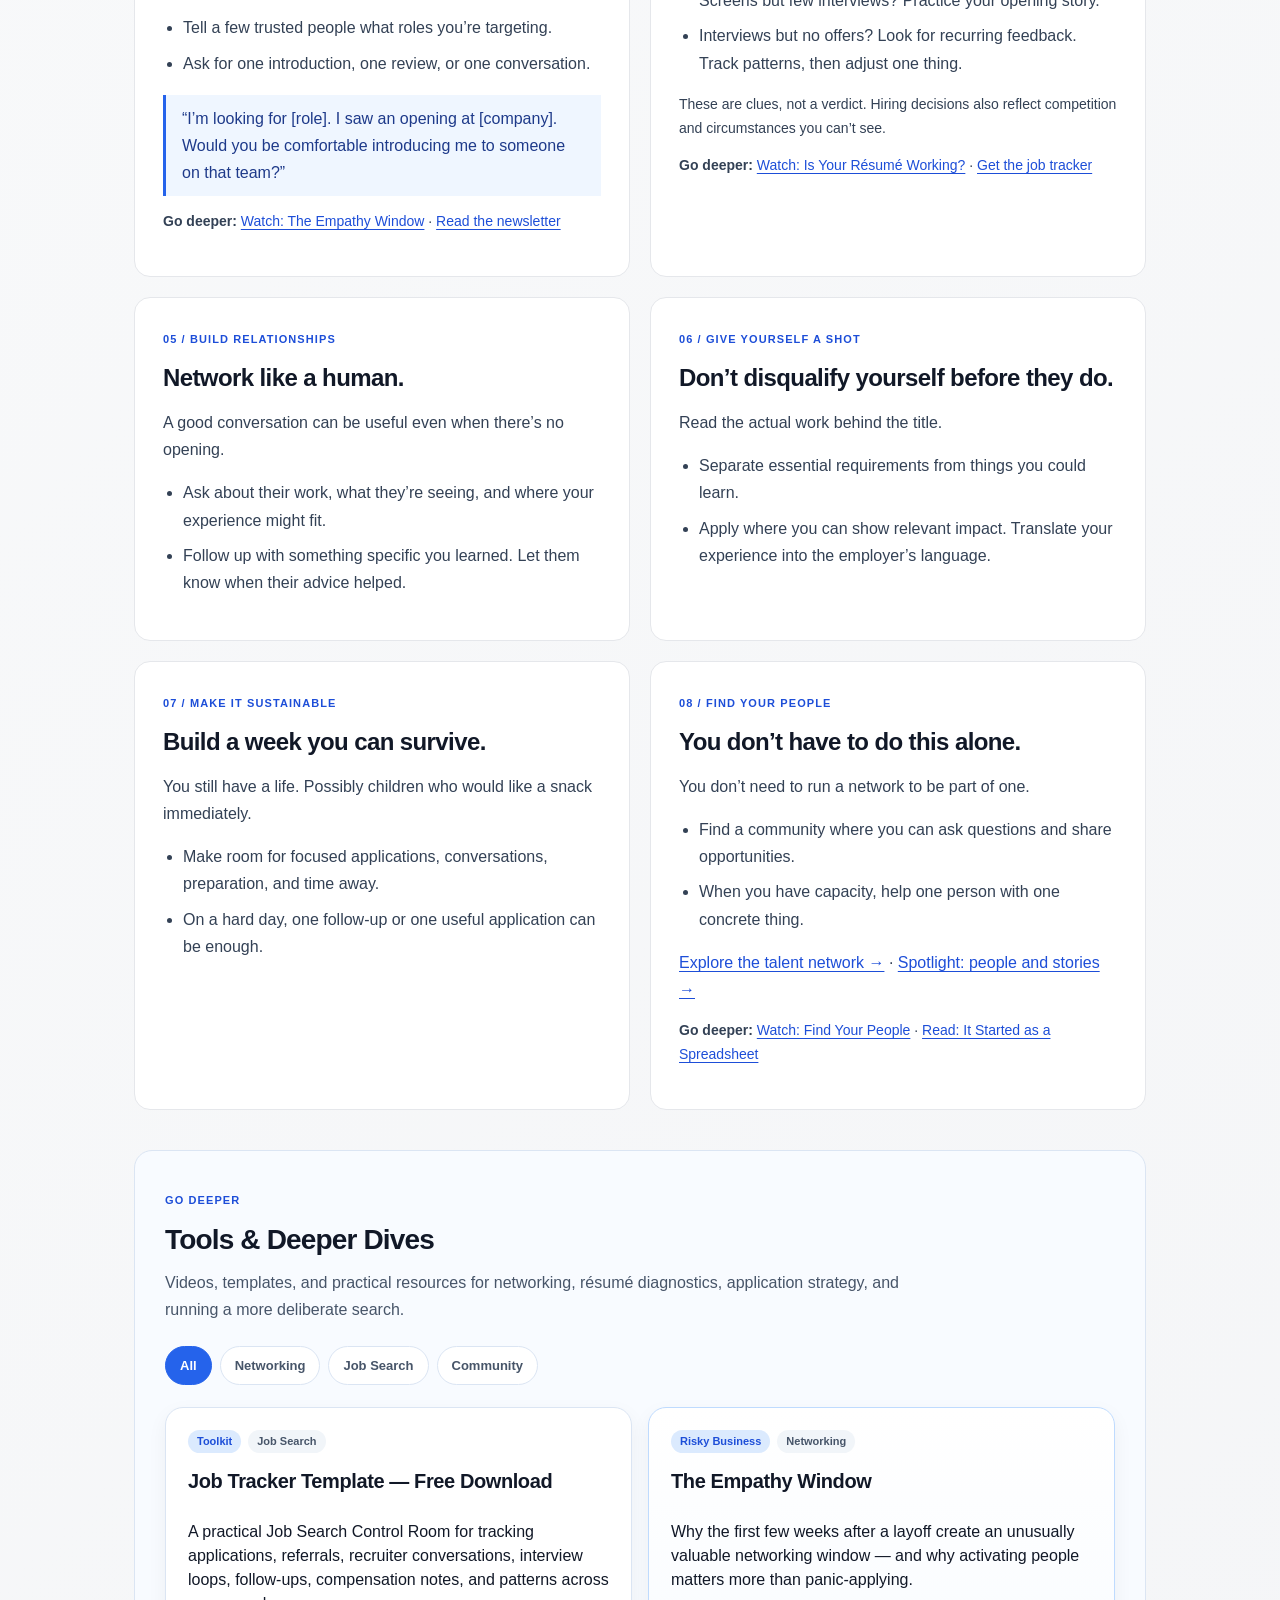
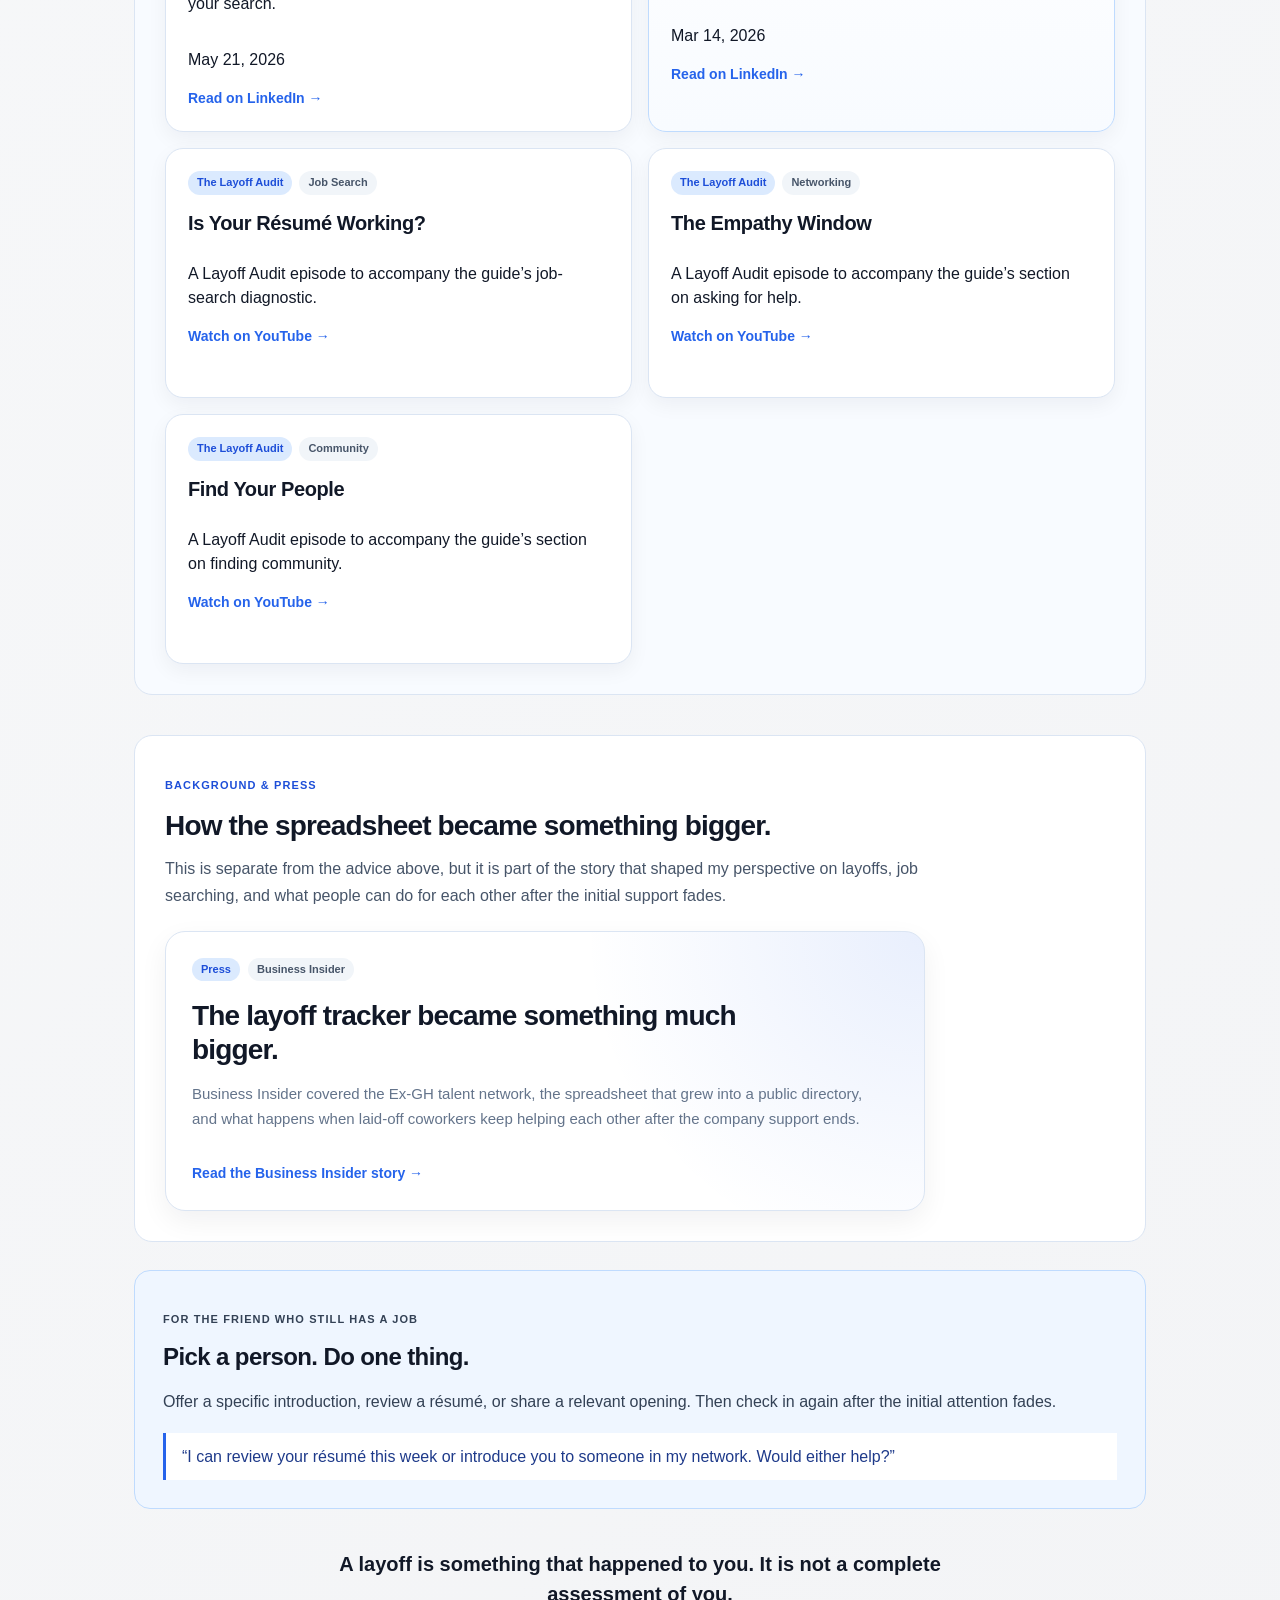
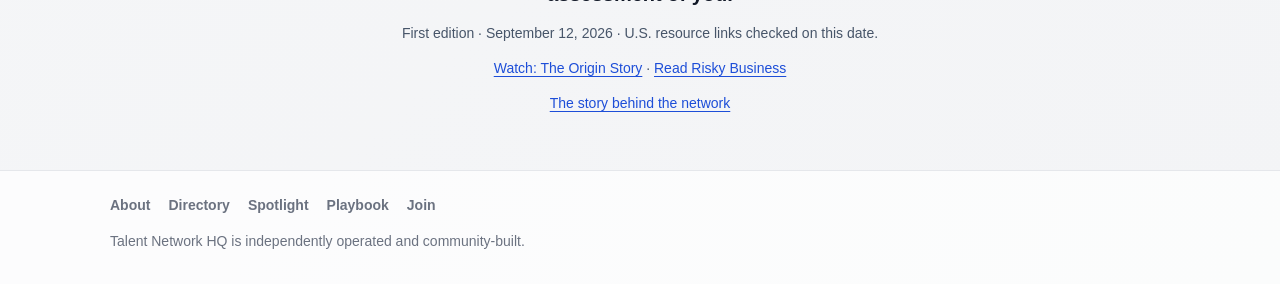
<file: layoff-guide.html>
<!DOCTYPE html>
<html lang="en">
<head>
  <meta charset="UTF-8">
  <meta name="viewport" content="width=device-width, initial-scale=1">
  <title>Layoff Playbook | Talent Network HQ</title>
  <meta name="description" content="A practical layoff and job-search playbook from Talent Network HQ: get your footing, activate your network, audit your search, and use the tools that help.">
  <link rel="stylesheet" href="style.css?v=guide-nav-2">
  <link rel="stylesheet" href="layoff-guide.css">
  <link rel="stylesheet" href="resources.css?v=5">
</head>
<body class="layoff-guide">
  <a class="guide-skip" href="#guide">Skip to the guide</a>
  <nav class="site-nav" aria-label="Main navigation">
    <div class="site-nav-inner">
      <div class="nav-brand"><a href="index.html">Talent Network HQ</a><span class="nav-brand-subtext">Currently supporting Ex-GH talent</span></div>
      <div class="nav-links">
        <a href="about.html">About</a>
        <a href="index.html">Directory</a>
        <a href="resources.html">Spotlight</a>
        <a href="layoff-guide.html" aria-current="page">Playbook</a>
        <a href="https://docs.google.com/forms/d/e/1FAIpQLSehawGkkedBDJJCGhzKEy33epkB2GeRQ7sB8x8fQ-Uz_kxgAQ/viewform" target="_blank" rel="noopener noreferrer">Join</a>
      </div>
    </div>
  </nav>
  <header class="hero">
    <div class="hero-inner">
      <p class="eyebrow">Irvin’s Layoff Playbook</p>
      <h1>Got laid off?<br>Start here.</h1>
      <p class="hero-subtext">You don’t need to rebuild your career today.<br>Let’s get through the next few steps.</p>
      <p class="guide-byline">By Irvin Thevaranjan · Based on my own layoff and job-search experience</p><p class="guide-independence-note">Independent from the Talent Directory and Ex-GH Talent Network.</p>
      <div class="hero-actions hero-actions-primary"><a class="primary-btn" href="#guide">Read the short guide</a><a class="secondary-btn" href="#help">Helping a friend?</a></div>
    </div>
  </header>
  <main id="guide" class="guide-content" tabindex="-1">
    <div class="guide-intro">
      <p>I got laid off. Then the spreadsheet got out of hand.</p>
      <p>After my layoff, I started tracking people who were looking for work. That eventually grew into a broader community effort. This playbook is my own take on what I learned along the way. Pick what helps. You do not need to finish this today.</p>
    </div>
    <aside class="guide-disclaimer" role="note">
      <strong>About this playbook</strong><br>
      This page reflects my personal experiences, opinions, and job-search strategies. It is separate from the Talent Directory and Ex-GH Talent Network and does not represent the Ex-GH community, former employers, directory participants, or the broader community. It is for informational purposes only and is not legal, financial, or employment advice.
    </aside>

    <div class="guide-grid">
      <section class="guide-card" aria-labelledby="stabilize">
        <span class="guide-number" aria-hidden="true">01 / GET YOUR FOOTING</span>
        <h2 id="stabilize">Stabilize before you scale.</h2>
        <p>You don’t need a personal brand strategy by Thursday.</p>
        <ul><li>Put separation paperwork, benefits dates, and questions for HR in one place.</li><li>Review essential expenses and upcoming deadlines. Ask for help with anything unclear before signing.</li></ul>
        <p class="guide-resource">U.S. starting points: <a href="https://www.usa.gov/unemployment-benefits">unemployment benefits</a> · <a href="https://www.healthcare.gov/have-job-based-coverage/if-you-lose-job-based-coverage/">health coverage options</a>. Check the rules and deadlines that apply to you.</p>
      </section>
      <section class="guide-card" aria-labelledby="infrastructure">
        <span class="guide-number" aria-hidden="true">02 / KEEP YOUR FOUNDATION</span>
        <h2 id="infrastructure">Your career needs a home outside work.</h2>
        <p>Employment is temporary. Your professional infrastructure shouldn’t be.</p>
        <ul><li>Use a personal email for your search. Update your résumé and LinkedIn with clear accomplishments.</li><li>Reconnect with colleagues through personal channels. Keep company confidential information out of your portfolio.</li></ul>
      </section>
      <section class="guide-card" aria-labelledby="ask">
        <span class="guide-number" aria-hidden="true">03 / MAKE THE ASK</span>
        <h2 id="ask">Help people help you.</h2>
        <p>I call that first wave of attention the “empathy window.” Give people something specific to do. If it’s been months, you can still reach out.</p>
        <ul><li>Tell a few trusted people what roles you’re targeting.</li><li>Ask for one introduction, one review, or one conversation.</li></ul>
        <blockquote>“I’m looking for [role]. I saw an opening at [company]. Would you be comfortable introducing me to someone on that team?”</blockquote>
        <p class="guide-resource"><strong>Go deeper:</strong> <a href="https://youtu.be/S4029WM171E" target="_blank" rel="noopener noreferrer">Watch: The Empathy Window</a> · <a href="https://www.linkedin.com/pulse/layoffs-create-short-window-where-everyone-wants-help-irvin-r58oe" target="_blank" rel="noopener noreferrer">Read the newsletter</a></p>
      </section>
      <section class="guide-card" aria-labelledby="audit">
        <span class="guide-number" aria-hidden="true">04 / FIND THE BOTTLENECK</span>
        <h2 id="audit">Audit your search.</h2>
        <p>More applications aren’t always the next move.</p>
        <ul><li>Few screens? Review targeting and résumé positioning. Screens but few interviews? Practice your opening story.</li><li>Interviews but no offers? Look for recurring feedback. Track patterns, then adjust one thing.</li></ul>
        <p class="guide-resource">These are clues, not a verdict. Hiring decisions also reflect competition and circumstances you can’t see.</p>
        <p class="guide-resource"><strong>Go deeper:</strong> <a href="https://youtu.be/Sc7VfaIftmA" target="_blank" rel="noopener noreferrer">Watch: Is Your Résumé Working?</a> · <a href="https://www.linkedin.com/pulse/job-tracker-template-free-download-irvin-thevaranjan-crisc-xwdre" target="_blank" rel="noopener noreferrer">Get the job tracker</a></p>
      </section>
      <section class="guide-card" aria-labelledby="network">
        <span class="guide-number" aria-hidden="true">05 / BUILD RELATIONSHIPS</span>
        <h2 id="network">Network like a human.</h2>
        <p>A good conversation can be useful even when there’s no opening.</p>
        <ul><li>Ask about their work, what they’re seeing, and where your experience might fit.</li><li>Follow up with something specific you learned. Let them know when their advice helped.</li></ul>
      </section>
      <section class="guide-card" aria-labelledby="apply">
        <span class="guide-number" aria-hidden="true">06 / GIVE YOURSELF A SHOT</span>
        <h2 id="apply">Don’t disqualify yourself before they do.</h2>
        <p>Read the actual work behind the title.</p>
        <ul><li>Separate essential requirements from things you could learn.</li><li>Apply where you can show relevant impact. Translate your experience into the employer’s language.</li></ul>
      </section>
      <section class="guide-card" aria-labelledby="week">
        <span class="guide-number" aria-hidden="true">07 / MAKE IT SUSTAINABLE</span>
        <h2 id="week">Build a week you can survive.</h2>
        <p>You still have a life. Possibly children who would like a snack immediately.</p>
        <ul><li>Make room for focused applications, conversations, preparation, and time away.</li><li>On a hard day, one follow-up or one useful application can be enough.</li></ul>
      </section>
      <section class="guide-card" aria-labelledby="people">
        <span class="guide-number" aria-hidden="true">08 / FIND YOUR PEOPLE</span>
        <h2 id="people">You don’t have to do this alone.</h2>
        <p>You don’t need to run a network to be part of one.</p>
        <ul><li>Find a community where you can ask questions and share opportunities.</li><li>When you have capacity, help one person with one concrete thing.</li></ul>
        <p><a href="index.html#directory-section">Explore the talent network →</a> · <a href="resources.html">Spotlight: people and stories →</a></p>
        <p class="guide-resource"><strong>Go deeper:</strong> <a href="https://youtu.be/sOFiwyi2Xy0" target="_blank" rel="noopener noreferrer">Watch: Find Your People</a> · <a href="https://www.linkedin.com/pulse/never-blueberries-irvin-thevaranjan-crisc-ugo7c" target="_blank" rel="noopener noreferrer">Read: It Started as a Spreadsheet</a></p>
      </section>
    </div>
    <section id="playbook-library" class="guide-library" aria-labelledby="playbook-library-title">
      <p class="guide-number">GO DEEPER</p>
      <h2 id="playbook-library-title">Tools &amp; Deeper Dives</h2>
      <p class="guide-library-intro">
        Videos, templates, and practical resources for networking, résumé diagnostics,
        application strategy, and running a more deliberate search.
      </p>
      <div id="resourceFilters" class="resource-filters"></div>
      <div id="resourceGrid" class="resource-grid"></div>
    </section>

    <section id="playbook-background" class="guide-background" aria-labelledby="playbook-background-title">
      <p class="guide-number">BACKGROUND &amp; PRESS</p>
      <h2 id="playbook-background-title">How the spreadsheet became something bigger.</h2>
      <p class="guide-background-intro">
        This is separate from the advice above, but it is part of the story that shaped my perspective on layoffs,
        job searching, and what people can do for each other after the initial support fades.
      </p>

      <article class="featured-media-card featured-media-primary guide-press-card">
        <div class="featured-media-labels">
          <span class="resource-series">Press</span>
          <span class="resource-category">Business Insider</span>
        </div>
        <h3>The layoff tracker became something much bigger.</h3>
        <p>
          Business Insider covered the Ex-GH talent network, the spreadsheet that grew into a public directory,
          and what happens when laid-off coworkers keep helping each other after the company support ends.
        </p>
        <a
          class="resource-link"
          href="https://www.businessinsider.com/irvin-thevaranjan-supports-grubhub-layoffs-recovery-efforts-2026-9"
          target="_blank"
          rel="noopener noreferrer"
        >Read the Business Insider story →</a>
      </article>
    </section>

    <aside id="help" class="guide-help" aria-labelledby="help-title">
      <p class="guide-number">FOR THE FRIEND WHO STILL HAS A JOB</p>
      <h2 id="help-title">Pick a person. Do one thing.</h2>
      <p>Offer a specific introduction, review a résumé, or share a relevant opening. Then check in again after the initial attention fades.</p>
      <blockquote>“I can review your résumé this week or introduce you to someone in my network. Would either help?”</blockquote>
    </aside>
    <footer class="guide-footer">
      <p><strong>A layoff is something that happened to you. It is not a complete assessment of you.</strong></p>
      <p>First edition · September 12, 2026 · U.S. resource links checked on this date.</p>
      <p><a href="https://youtu.be/ZhBev4IvK0k" target="_blank" rel="noopener noreferrer">Watch: The Origin Story</a> · <a href="https://www.linkedin.com/newsletters/risky-business-layoff-playbook-7437307935275282432" target="_blank" rel="noopener noreferrer">Read Risky Business</a></p>
      <a href="about.html">The story behind the network</a>
    </footer>
  </main>
  <footer class="site-footer">
    <div class="site-footer-inner">
      <nav class="site-footer-nav" aria-label="Footer navigation">
        <a href="about.html">About</a>
        <a href="index.html">Directory</a>
        <a href="resources.html">Spotlight</a>
        <a href="layoff-guide.html">Playbook</a>
        <a href="https://docs.google.com/forms/d/e/1FAIpQLSehawGkkedBDJJCGhzKEy33epkB2GeRQ7sB8x8fQ-Uz_kxgAQ/viewform" target="_blank" rel="noopener noreferrer">Join</a>
      </nav>
      <p class="site-footer-note">Talent Network HQ is independently operated and community-built.</p>
    </div>
  </footer>
  <script src="resources.js?v=4"></script>
  <script src="analytics-config.js"></script>
  <script src="analytics.js"></script>
</body>
</html>
</file>
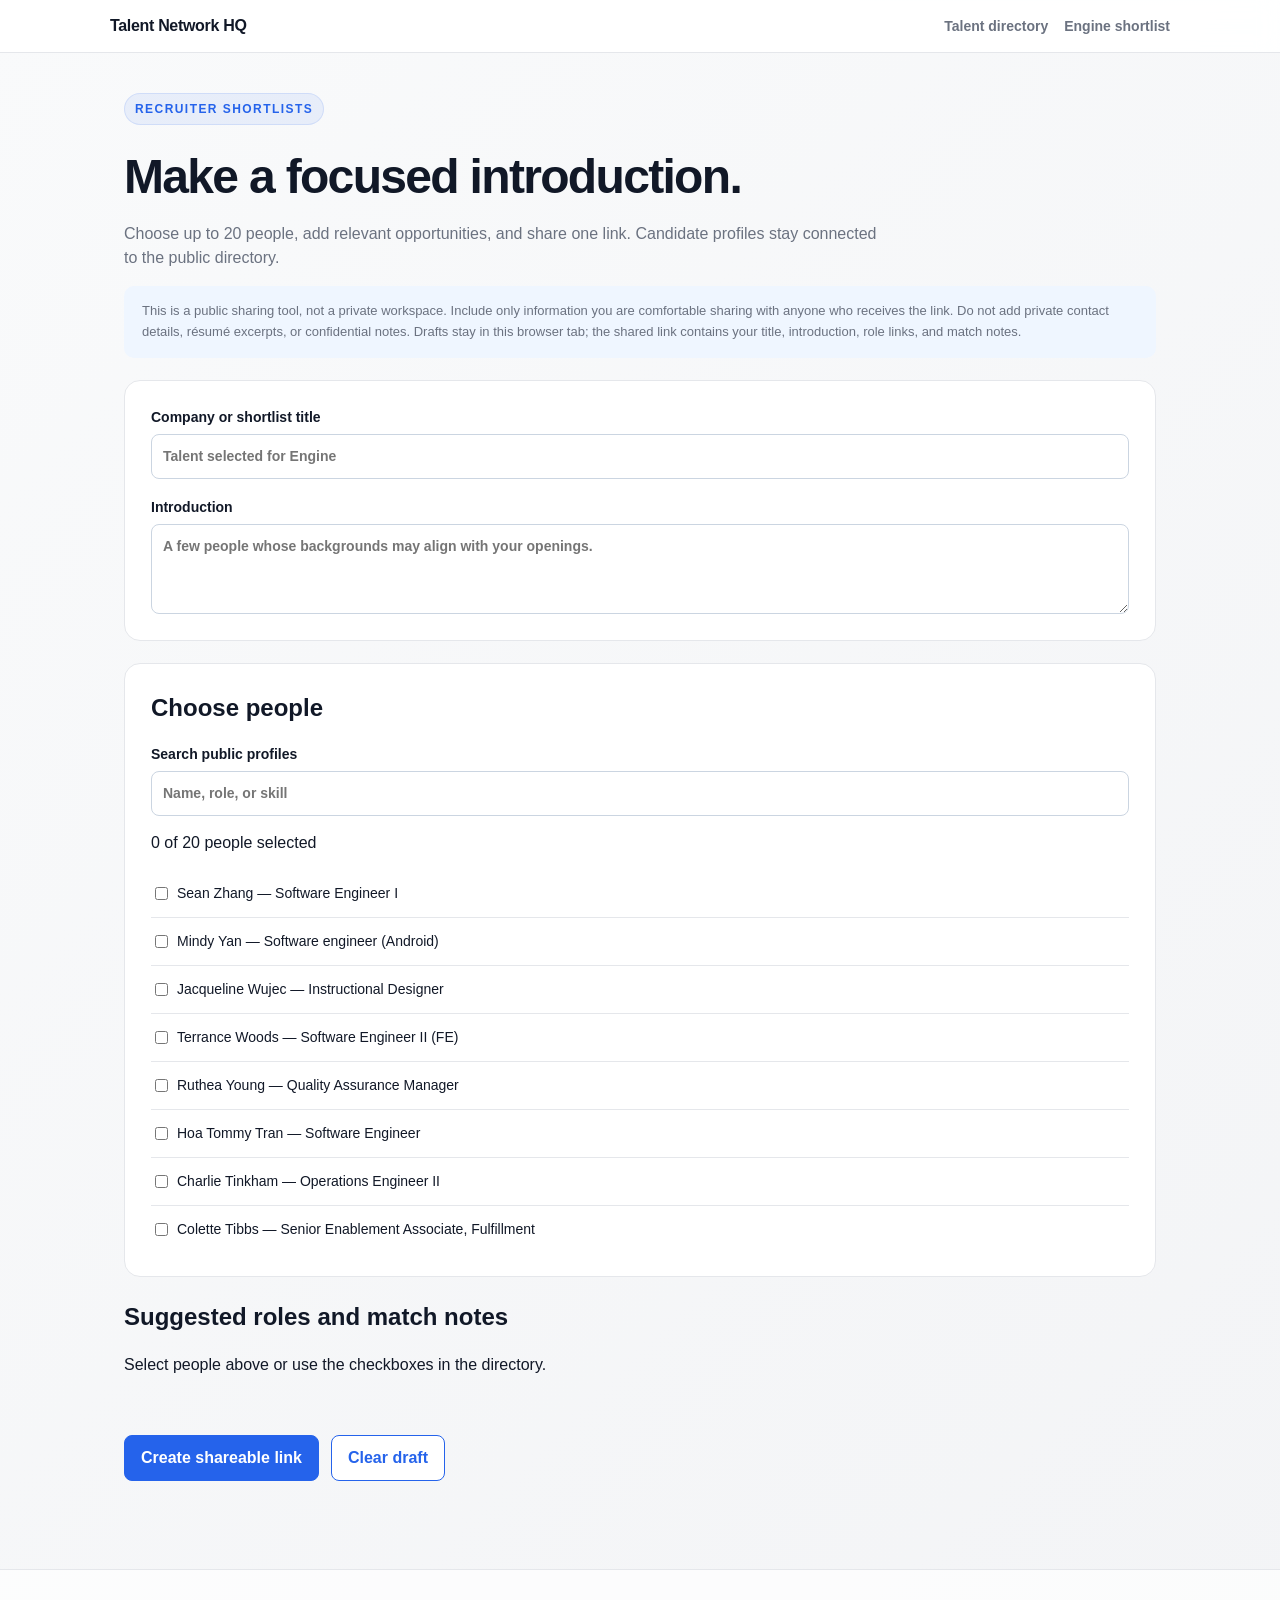
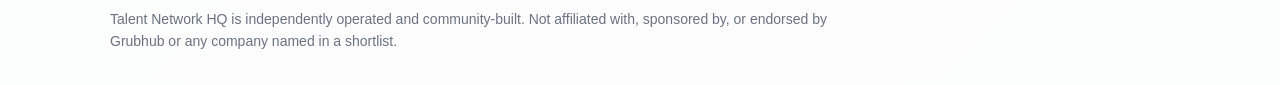
<file: shortlist-builder.html>
<!doctype html>
<html lang="en"><head><meta charset="utf-8"><meta name="viewport" content="width=device-width, initial-scale=1"><meta name="robots" content="noindex,nofollow"><meta name="referrer" content="no-referrer"><title>Create a recruiter shortlist | Talent Network HQ</title><link rel="stylesheet" href="style.css?v=directory-mobile-compact-1"><link rel="stylesheet" href="shortlist.css?v=1"></head><body><nav class="site-nav" aria-label="Main navigation"><div class="site-nav-inner"><div class="nav-brand"><a href="index.html">Talent Network HQ</a></div><div class="nav-links"><a href="index.html">Talent directory</a><a href="shortlist.html?list=engine">Engine shortlist</a></div></div></nav>
<main class="shortlist-page"><p class="eyebrow">Recruiter shortlists</p><h1>Make a focused introduction.</h1><p class="lede">Choose up to 20 people, add relevant opportunities, and share one link. Candidate profiles stay connected to the public directory.</p><p class="shortlist-help">This is a public sharing tool, not a private workspace. Include only information you are comfortable sharing with anyone who receives the link. Do not add private contact details, résumé excerpts, or confidential notes. Drafts stay in this browser tab; the shared link contains your title, introduction, role links, and match notes.</p>
<form id="shortlist-form"><section class="shortlist-panel shortlist-fields"><label>Company or shortlist title<input id="list-title" maxlength="100" placeholder="Talent selected for Engine" required></label><label>Introduction<textarea id="list-intro" maxlength="1200" placeholder="A few people whose backgrounds may align with your openings."></textarea></label></section><section class="shortlist-panel"><h2>Choose people</h2><label>Search public profiles<input id="candidate-search" type="search" placeholder="Name, role, or skill"></label><p id="selection-count" class="shortlist-status" role="status" aria-live="polite"></p><div id="candidate-results"></div></section><section aria-label="Selected people and role matches"><h2>Suggested roles and match notes</h2><div id="selected-people"></div></section><p id="builder-status" class="shortlist-status" role="status" aria-live="polite"></p><div class="shortlist-actions"><button id="generate-link" class="shortlist-button" type="submit" disabled>Create shareable link</button><button id="clear-draft" class="shortlist-button secondary" type="button">Clear draft</button></div><section id="share-result" class="shortlist-panel" hidden><label>Recruiter link<textarea id="share-url" readonly></textarea></label><div class="shortlist-actions"><a id="preview-link" class="shortlist-button secondary" target="_blank" rel="noopener noreferrer">Preview recruiter view ↗</a><button id="copy-link" class="shortlist-button" type="button">Copy link</button></div><p id="share-result-note" class="shortlist-status" role="status" aria-live="polite">This link is a snapshot of your shortlist notes. Edits require a new link; public profiles update automatically.</p></section></form><noscript>This builder requires JavaScript.</noscript></main>
<footer class="site-footer"><div class="site-footer-inner"><p class="site-footer-note">Talent Network HQ is independently operated and community-built. Not affiliated with, sponsored by, or endorsed by Grubhub or any company named in a shortlist.</p></div></footer><script src="directory-search.js?v=multi-keyword-1"></script><script src="shortlist-core.js?v=1"></script><script src="shortlist-builder.js?v=1"></script></body></html>
</file>
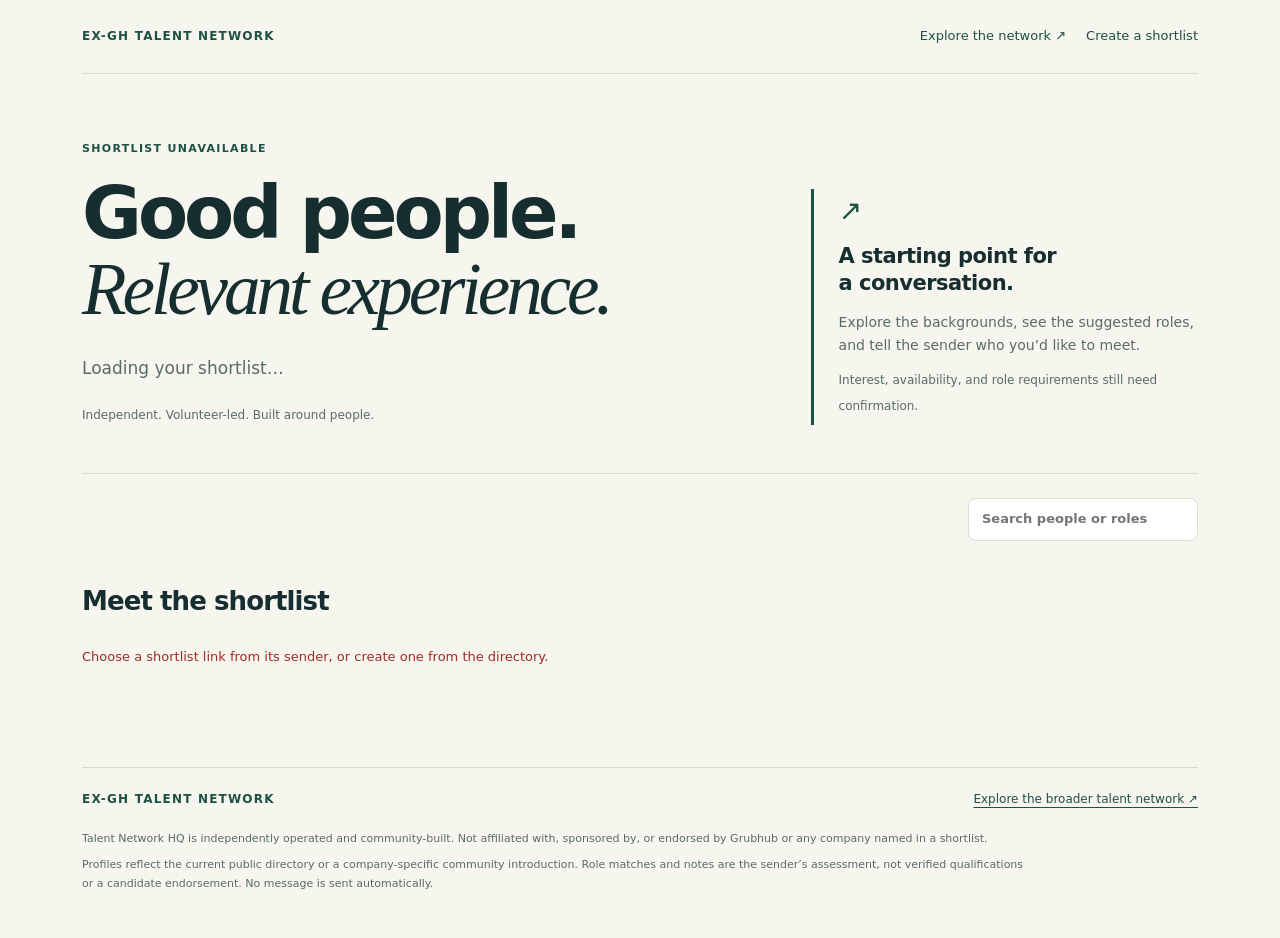
<file: shortlist.html>
<!doctype html>
<html lang="en"><head><meta charset="utf-8"><meta name="viewport" content="width=device-width, initial-scale=1"><meta name="robots" content="noindex,nofollow"><meta name="referrer" content="no-referrer"><title>Recruiter shortlist | Talent Network HQ</title><meta name="description" content="A focused introduction to experienced talent, paired with relevant opportunities."><meta name="theme-color" content="#f6f5ee"><link rel="stylesheet" href="style.css?v=directory-mobile-compact-1"><link rel="stylesheet" href="shortlist.css?v=airbnb-mobile-nav-20261023"></head>
<body class="shortlist-view-page">
<header class="recruiter-header"><nav class="recruiter-nav" aria-label="Main navigation"><a class="recruiter-brand" href="index.html">Ex-GH Talent Network</a><div class="recruiter-nav-links"><a href="index.html">Explore the network <span aria-hidden="true">↗</span></a><a href="shortlist-builder.html">Create a shortlist</a></div></nav>
<section class="recruiter-hero"><div><p class="recruiter-eyebrow" id="shortlist-title">A curated talent introduction</p><h1>Good people.<br><em>Relevant experience.</em></h1><p id="shortlist-intro" class="recruiter-intro">Loading your shortlist…</p><p class="recruiter-signature">Independent. Volunteer-led. Built around people.</p></div><aside class="recruiter-aside"><span class="recruiter-aside-mark" aria-hidden="true">↗</span><strong>A starting point for<br>a conversation.</strong><p>Explore the backgrounds, see the suggested roles, and tell the sender who you’d like to meet.</p><small>Interest, availability, and role requirements still need confirmation.</small></aside></section></header>
<main class="shortlist-page"><section class="recruiter-explore" aria-label="Explore this shortlist"><div id="shortlist-filters" class="recruiter-filters" role="group" aria-label="Filter candidates by discipline"></div><label class="recruiter-search"><span class="sr-only">Search people or roles</span><input id="shortlist-search" type="search" placeholder="Search people or roles"></label></section><div class="recruiter-section-heading"><h2>Meet the shortlist</h2><p id="shortlist-count" aria-live="polite"></p></div><p id="shortlist-status" class="shortlist-status" role="status" aria-live="polite"></p><section id="shortlist-cards" class="shortlist-candidates" aria-label="Selected candidates"></section><p id="shortlist-empty" class="recruiter-empty" hidden>No matches in this view. Try another discipline or search.</p><section id="shortlist-response" class="recruiter-response" hidden><div><p class="recruiter-eyebrow">Make the connection</p><h2>Who would you like to meet?</h2><p>Select people above and copy your interest list. Send it back to the person who shared this page to explore introductions.</p></div><div class="recruiter-response-actions"><button id="copy-interest" class="shortlist-button" type="button">Copy all names</button><button id="copy-shortlist-link" class="recruiter-copy-link" type="button">Copy this page’s link</button></div></section><label id="copy-output-label" hidden>Copy this text<textarea id="copy-output" class="shortlist-copy-output" readonly></textarea></label><p id="copy-status" class="shortlist-status" role="status" aria-live="polite"></p><noscript>This shortlist requires JavaScript. You can also <a href="index.html">browse the directory</a>.</noscript></main>
<footer class="recruiter-footer"><div class="recruiter-footer-top"><a class="recruiter-brand" href="index.html">Ex-GH Talent Network</a><a href="index.html">Explore the broader talent network <span aria-hidden="true">↗</span></a></div><p>Talent Network HQ is independently operated and community-built. Not affiliated with, sponsored by, or endorsed by Grubhub or any company named in a shortlist.</p><p>Profiles reflect the current public directory or a company-specific community introduction. Role matches and notes are the sender’s assessment, not verified qualifications or a candidate endorsement. No message is sent automatically.</p></footer>
<script src="shortlist-core.js?v=seatgeek-background-20261023-3"></script><script src="shortlist-view.js?v=braze-role-guide-20261103"></script></body></html>
</file>
<file: style.css>
/* =====================
   COLOR SYSTEM
===================== */

:root {
  --primary: #2563eb;
  --primary-hover: #1d4ed8;
  --primary-light: #eff6ff;
  --primary-border: rgba(37, 99, 235, 0.2);

  --background: #f8fafc;
  --background-secondary: #f1f5f9;
  --card: #ffffff;

  --text: #111827;
  --text-muted: #6b7280;
  --text-secondary: #9ca3af;

  --border: #e5e7eb;
  --border-light: #f1f5f9;

  --text-xs: 12px;
  --text-sm: 14px;
  --text-base: 16px;
  --text-lg: 18px;
  --text-xl: 20px;
  --text-2xl: 28px;
  --text-3xl: 42px;

  --space-2: 8px;
  --space-3: 12px;
  --space-4: 16px;
  --space-5: 20px;
  --space-6: 24px;

  --shadow-card: 0 2px 10px rgba(15, 23, 42, 0.08);
  --shadow-card-hover: 0 12px 28px rgba(37, 99, 235, 0.14);
  --focus-ring: 0 0 0 4px rgba(37, 99, 235, 0.14);
}


/* =====================
   GLOBAL
===================== */

* {
  box-sizing: border-box;
}

html {
  scroll-behavior: smooth;
}

body {
  font-family: -apple-system, BlinkMacSystemFont, "Segoe UI", Roboto, Arial, sans-serif;
  margin: 0;
  background: linear-gradient(135deg, #f9fafb 0%, #f3f4f6 100%);
  color: var(--text);
  line-height: 1.5;
}

a {
  color: inherit;
}

button,
input,
select {
  font: inherit;
}

a:focus-visible,
button:focus-visible,
input:focus-visible,
select:focus-visible,
summary:focus-visible {
  outline: none;
  box-shadow: var(--focus-ring);
}

img {
  max-width: 100%;
  display: block;
}

.sr-only {
  position: absolute;
  width: 1px;
  height: 1px;
  padding: 0;
  margin: -1px;
  overflow: hidden;
  clip: rect(0, 0, 0, 0);
  white-space: nowrap;
  border: 0;
}


/* =====================
   NAV
===================== */

.site-nav {
  position: sticky;
  top: 0;
  z-index: 1000;
  background: rgba(255, 255, 255, 0.9);
  backdrop-filter: blur(10px);
  border-bottom: 1px solid var(--border);
}

.site-nav-inner {
  max-width: 1100px;
  margin: 0 auto;
  padding: 14px 20px;
  display: flex;
  align-items: center;
  justify-content: space-between;
  gap: 16px;
}

.nav-brand a {
  text-decoration: none;
  color: var(--text);
  font-weight: 700;
  letter-spacing: -0.02em;
}

.nav-links {
  display: flex;
  align-items: center;
  gap: 16px;
  flex-wrap: wrap;
}

.nav-links a {
  text-decoration: none;
  color: var(--text-muted);
  font-size: 14px;
  font-weight: 600;
  transition:
    color 0.15s ease,
    transform 0.15s ease;
}

.nav-links a:hover {
  color: var(--text);
  transform: translateY(-1px);
}


/* =====================
   HERO
===================== */

.hero {
  position: relative;
  overflow: hidden;

  background:
    radial-gradient(
      circle at top center,
      rgba(37, 99, 235, 0.10) 0%,
      rgba(37, 99, 235, 0) 45%
    ),
    linear-gradient(
      180deg,
      #ffffff 0%,
      #f3f6fb 100%
    );

  padding: 58px 20px 34px;
  border-bottom: 1px solid var(--border);
}

.hero::before {
  content: "";
  position: absolute;
  width: 520px;
  height: 520px;
  top: -220px;
  left: 50%;
  transform: translateX(-50%);

  background:
    radial-gradient(
      circle,
      rgba(37, 99, 235, 0.14) 0%,
      rgba(37, 99, 235, 0) 70%
    );

  pointer-events: none;
}

.hero-inner {
  position: relative;
  z-index: 1;
  max-width: 1100px;
  margin: 0 auto;
  text-align: center;
}

.eyebrow {
  display: inline-block;

  font-size: 12px;
  font-weight: 700;
  letter-spacing: 0.12em;
  text-transform: uppercase;

  color: var(--primary);

  margin: 0 0 12px;
  padding: 6px 10px;

  background: rgba(37, 99, 235, 0.08);
  border: 1px solid rgba(37, 99, 235, 0.12);
  border-radius: 999px;
}

.hero h1 {
  margin: 0 0 0.5rem;

  font-size: 42px;
  line-height: 1.05;
  letter-spacing: -0.03em;

  color: var(--text);
}

.hero-subtext {
  max-width: 760px;
  margin: 16px auto 0;

  font-size: 18px;
  line-height: 1.6;

  color: var(--text-muted);
}


/* =====================
   HERO ACTIONS
===================== */

.hero-actions {
  display: flex;
  justify-content: center;
  align-items: center;
  flex-wrap: wrap;
}

.hero-actions-primary {
  margin-top: 26px;
  gap: 12px;
}

/* =====================
   SITE NOTE
===================== */

.site-note {
  border-bottom: 1px solid var(--border);
  background: #ffffff;
}

.site-note-inner {
  max-width: 1100px;
  margin: 0 auto;
  padding: 12px 20px;
}

.site-note p {
  margin: 0;

  font-size: 14px;
  line-height: 1.5;

  color: var(--text-muted);
  text-align: center;
}


/* =====================
   BUTTONS
===================== */

.primary-btn,
.secondary-btn,
.tertiary-btn {
  display: inline-block;

  padding: 12px 18px;
  border-radius: 12px;

  text-decoration: none;
  font-weight: 600;

  transition:
    transform 0.18s ease,
    box-shadow 0.18s ease,
    background 0.18s ease,
    color 0.18s ease,
    border-color 0.18s ease;
}

.primary-btn {
  background: var(--primary);
  color: white;

  box-shadow:
    0 8px 20px rgba(37, 99, 235, 0.18);
}

.primary-btn:hover {
  background: var(--primary-hover);

  transform: translateY(-2px);

  box-shadow:
    0 12px 26px rgba(37, 99, 235, 0.24);
}

.secondary-btn {
  background: rgba(255, 255, 255, 0.85);

  color: var(--text);

  border: 1px solid var(--border);

  backdrop-filter: blur(6px);
}

.secondary-btn:hover {
  background: #ffffff;

  border-color: #cbd5e1;

  transform: translateY(-2px);

  box-shadow:
    0 8px 18px rgba(15, 23, 42, 0.08);
}

.tertiary-btn {
  background: #f8fafc;

  color: var(--text);

  border: 1px solid var(--border);
}

.tertiary-btn:hover {
  background: #ffffff;

  border-color: #cbd5e1;

  transform: translateY(-2px);

  box-shadow:
    0 8px 18px rgba(15, 23, 42, 0.06);
}

.hero-actions a:focus-visible {
  outline: none;

  box-shadow:
    0 0 0 3px rgba(37, 99, 235, 0.18),
    0 8px 18px rgba(15, 23, 42, 0.08);
}


/* =====================
   PAGE LAYOUT
===================== */

.page {
  width: 100%;
}

.content-page {
  max-width: 900px;
  margin: 0 auto;
  padding: 40px 20px 56px;
}

.content-page h1 {
  margin: 0 0 18px;

  font-size: 40px;
  line-height: 1.05;
  letter-spacing: -0.03em;

  color: var(--text);
}

.content-page h2 {
  margin: 36px 0 14px;

  font-size: 28px;
  line-height: 1.15;
  letter-spacing: -0.02em;

  color: var(--text);
}

.content-page h3 {
  margin: 0 0 12px;

  font-size: 22px;
  line-height: 1.2;

  color: var(--text);
}

.content-page p {
  margin: 0 0 16px;

  font-size: 17px;
  line-height: 1.75;

  color: #374151;
}

.content-page ul {
  margin: 0 0 18px;
  padding-left: 20px;

  color: #374151;
}

.content-page li {
  margin-bottom: 10px;

  line-height: 1.65;
}

.content-page hr {
  border: 0;
  border-top: 1px solid var(--border);

  margin: 28px 0;
}


/* =====================
   SITE FOOTER
===================== */

.site-footer {
  border-top: 1px solid var(--border);
  background: rgba(255, 255, 255, 0.72);
}

.site-footer-inner {
  max-width: 1100px;
  margin: 0 auto;
  padding: 24px 20px 32px;
}

.site-footer-nav {
  display: flex;
  flex-wrap: wrap;
  gap: 10px 18px;
  align-items: center;
}

.site-footer-nav a {
  color: var(--text-muted);
  font-size: 14px;
  font-weight: 600;
  text-decoration: none;
}

.site-footer-nav a:hover {
  color: var(--text);
}

.site-footer-note {
  max-width: 760px;
  margin: 14px 0 0;
  color: var(--text-muted);
  font-size: 14px;
  line-height: 1.6;
}


/* =====================
   STATS
===================== */

.stats-section {
  margin: 20px 0 0;

  display: grid;

  grid-template-columns:
    repeat(auto-fit, minmax(220px, 1fr));

  gap: 16px;
}

.stat-card {
  background: var(--card);

  border-radius: 16px;

  padding: 24px;

  box-shadow:
    0 2px 8px rgba(0, 0, 0, 0.1);

  border: 1px solid var(--border);
}

.stat-card-primary {
  background:
    linear-gradient(
      135deg,
      var(--primary) 0%,
      #1d7de0 100%
    );

  color: white;
}

.stat-number {
  font-size: 34px;
  font-weight: 700;
  line-height: 1;
}

.stat-label {
  margin-top: 8px;

  font-size: 14px;

  color: inherit;

  opacity: 0.92;
}


/* =====================
   SECTIONS
===================== */

.controls-section {
  max-width: 1100px;
  margin: 0 auto;
  padding: 0 20px;
}

.controls-section {
  padding-top: 32px;
}

.dashboard-section {
  margin-top: 32px;
}

.section-header {
  display: flex;

  justify-content: space-between;
  align-items: flex-start;

  gap: var(--space-4);

  flex-wrap: wrap;
}

.section-header-left {
  display: flex;
  flex-direction: column;
  gap: var(--space-2);
}

.section-header h2,
.section-header h3 {
  margin: 0;

  font-size: var(--text-2xl);
  line-height: 1.15;
  letter-spacing: -0.02em;

  color: var(--text);
}

.results-count {
  margin: 0;

  font-size: var(--text-sm);
  font-weight: 500;

  color: var(--text-muted);
}


/* =====================
   CONTROLS
===================== */

.controls {
  display: flex;
  flex-wrap: wrap;
  gap: var(--space-3);
  margin: var(--space-5) 0 0;
}

.search-wrapper {
  position: relative;
  flex: 1 1 320px;
  min-width: 0;
}

#search {
  width: 100%;
  min-height: 52px;
  padding: 14px 44px 14px 16px;

  font-size: var(--text-base);
  color: var(--text);
  border: 1.5px solid var(--border);
  border-radius: 12px;

  background: #ffffff;

  transition:
    border-color 0.18s ease,
    box-shadow 0.18s ease,
    background 0.18s ease;
}

#search:hover {
  border-color: #cbd5e1;
}

#search::placeholder {
  color: var(--text-secondary);
}

#search:focus {
  outline: none;
  border-color: var(--primary);

  box-shadow: var(--focus-ring);
}

.search-help-btn {
  position: absolute;
  right: 10px;
  top: 50%;
  transform: translateY(-50%);

  width: 30px;
  height: 30px;
  padding: 0;

  background: transparent;
  border: none;
  border-radius: 50%;

  cursor: pointer;
  color: var(--text-muted);
  font-size: 14px;
  font-weight: 600;

  transition:
    background 0.15s ease,
    color 0.15s ease;
}

.search-help-btn:hover {
  background: rgba(37, 99, 235, 0.08);
  color: var(--primary);
}

.search-help-btn:focus-visible {
  box-shadow: var(--focus-ring);
}

.search-help-tooltip {
  display: none;

  position: absolute;
  bottom: -60px;
  right: 0;
  z-index: 100;

  width: 240px;
  padding: 10px 12px;

  background: var(--text);
  color: white;
  font-size: 12px;
  line-height: 1.5;
  border-radius: 8px;

  box-shadow:
    0 4px 12px rgba(0, 0, 0, 0.15);
}

.search-help-btn:hover ~ .search-help-tooltip,
.search-help-tooltip:hover {
  display: block;
}

select {
  min-height: 52px;
  padding: 12px 16px;

  font-size: var(--text-sm);
  color: var(--text);
  border: 1.5px solid var(--border);
  border-radius: 12px;

  background: #ffffff;

  cursor: pointer;

  transition:
    border-color 0.18s ease,
    box-shadow 0.18s ease;
}

select:focus {
  outline: none;
  border-color: var(--primary);

  box-shadow: var(--focus-ring);
}

.clear-btn {
  min-height: 52px;
  padding: 12px 18px;

  font-size: var(--text-sm);
  font-weight: 600;
  border: 1.5px solid var(--border);
  border-radius: 12px;

  background: #ffffff;
  color: var(--text-muted);

  cursor: pointer;

  transition:
    background 0.18s ease,
    border-color 0.18s ease,
    color 0.18s ease,
    box-shadow 0.18s ease;
}

.clear-btn:hover:not(:disabled) {
  background: #f3f4f6;
  border-color: #cbd5e1;
  color: var(--text);

  box-shadow:
    0 2px 8px rgba(0, 0, 0, 0.06);
}

.clear-btn:disabled {
  opacity: 0.5;
  cursor: not-allowed;
}

.clear-btn:focus-visible {
  outline: none;
  box-shadow: var(--focus-ring);
}


/* =====================
   FILTER BREADCRUMB
===================== */

.filter-breadcrumb {
  display: flex;
  flex-wrap: wrap;
  gap: 8px;
  margin: 16px 0;

  padding: 0;
}

.filter-chip,
.filter-breadcrumb-item {
  display: inline-flex;
  align-items: center;
  gap: 8px;

  padding: 6px 12px;

  background: var(--primary-light);
  border: 1px solid var(--primary-border);
  border-radius: 999px;

  font-size: var(--text-xs);
  font-weight: 600;
  color: var(--primary);
}

.filter-chip-remove,
.filter-breadcrumb-remove {
  background: none;
  border: none;

  cursor: pointer;
  color: var(--primary);
  font-weight: bold;

  transition:
    opacity 0.15s ease,
    transform 0.15s ease;
}

.filter-chip-remove:hover,
.filter-breadcrumb-remove:hover {
  opacity: 0.7;
  transform: scale(1.1);
}


/* =====================
   TALENT EXPLORER
===================== */

.talent-explorer {
  margin: 24px 0;

  border: 1px solid var(--border);
  border-radius: 16px;

  background: #ffffff;
}

.talent-explorer[open] {
  box-shadow:
    0 8px 24px rgba(15, 23, 42, 0.08);
}

.talent-explorer > summary {
  display: flex;
  justify-content: space-between;
  align-items: center;

  padding: 18px 20px;

  cursor: pointer;
  user-select: none;
  transition:
    background 0.18s ease,
    box-shadow 0.18s ease;
}

.talent-explorer > summary:hover {
  background: var(--background);
}

.talent-explorer > summary span {
  display: flex;
  flex-direction: column;
  gap: 4px;
  text-align: left;
}

.talent-explorer > summary strong {
  font-size: var(--text-base);
  color: var(--text);
}

.talent-explorer > summary small {
  font-size: var(--text-xs);
  color: var(--text-muted);
}

.explorer-toggle {
  width: 20px;
  height: 20px;
  flex-shrink: 0;

  transition:
    transform 0.2s ease;
}

.talent-explorer[open] .explorer-toggle {
  transform: rotate(180deg);
}

.explorer-toggle::after {
  content: "▼";
  color: var(--text-muted);
}

.talent-explorer-content {
  padding: 0 20px 20px;

  border-top: 1px solid var(--border);
}

.function-dashboard {
  display: grid;
  grid-template-columns: repeat(auto-fit, minmax(180px, 1fr));
  gap: var(--space-4);
}

.function-card {
  padding: 18px;
  border: 1px solid var(--border);
  border-radius: 14px;
  background: linear-gradient(180deg, #ffffff 0%, var(--background) 100%);
  box-shadow: var(--shadow-card);
  cursor: pointer;
  transition:
    transform 0.18s ease,
    box-shadow 0.18s ease,
    border-color 0.18s ease;
}

.function-card:hover,
.function-card:focus-visible {
  transform: translateY(-2px);
  border-color: rgba(37, 99, 235, 0.28);
  box-shadow: var(--shadow-card-hover);
}

.function-name {
  font-size: var(--text-sm);
  font-weight: 600;
  color: var(--text-muted);
  margin-bottom: var(--space-2);
}

.function-value {
  font-size: var(--text-xl);
  font-weight: 700;
  color: var(--text);
}


/* =====================
   DIRECTORY GRID
===================== */

.directory-grid {
  display: grid;
  grid-template-columns: 1fr;
  gap: var(--space-4);
  margin: 24px 0 32px;
}

.card,
.person-card {
  display: flex;
  flex-direction: column;
  gap: var(--space-3);

  min-width: 0;
  padding: 20px;

  background: var(--card);
  border: 1px solid var(--border);
  border-radius: 16px;

  box-shadow: var(--shadow-card);

  transition:
    box-shadow 0.18s ease,
    transform 0.18s ease,
    border-color 0.18s ease,
    background 0.18s ease;
}

.card:hover,
.card:focus-within,
.person-card:hover,
.person-card:focus-within {
  transform: translateY(-2px);

  border-color: rgba(37, 99, 235, 0.3);
  background: linear-gradient(180deg, #ffffff 0%, #fbfdff 100%);
  box-shadow: var(--shadow-card-hover);
}

.card h3,
.person-name {
  margin: 0 0 6px;

  font-size: var(--text-lg);
  font-weight: 700;
  line-height: 1.3;
  letter-spacing: -0.01em;

  color: var(--text);
}

.role {
  margin: -2px 0 0;

  font-size: var(--text-sm);
  font-weight: 600;
  line-height: 1.5;

  color: var(--primary);
}

.candidate-context,
.person-detail {
  margin: 0;
  display: flex;
  flex-wrap: wrap;
  gap: 6px;

  font-size: var(--text-sm);
  line-height: 1.6;

  color: var(--text-muted);
}

.person-detail strong {
  color: var(--text);
  font-weight: 600;
}

.skill-tags,
.person-tags {
  display: flex;
  flex-wrap: wrap;
  gap: 8px;

  margin-top: 2px;
  padding-top: var(--space-4);

  border-top: 1px solid var(--border);
}

.skill-tags span,
.person-tag {
  display: inline-block;

  padding: 6px 10px;

  background: var(--primary-light);
  color: var(--primary);

  font-size: var(--text-xs);
  font-weight: 600;
  border-radius: 6px;
  border: 1px solid var(--primary-border);

  white-space: nowrap;
  transition:
    background 0.15s ease,
    border-color 0.15s ease,
    transform 0.15s ease;
}

.skill-tags span:hover,
.person-tag:hover {
  background: rgba(37, 99, 235, 0.12);
  border-color: rgba(37, 99, 235, 0.3);
  transform: translateY(-1px);
}

.description {
  margin: 0;
  font-size: var(--text-sm);
  line-height: 1.7;
  color: #374151;
}

.card-footer {
  margin-top: auto;
  padding-top: var(--space-4);
  border-top: 1px solid var(--border-light);
  display: flex;
  flex-wrap: wrap;
  align-items: center;
  justify-content: space-between;
  gap: var(--space-3);
}

.availability {
  display: inline-flex;
  align-items: center;
  gap: 8px;
  font-size: var(--text-xs);
  font-weight: 600;
  color: var(--text-muted);
}

.availability.active {
  color: #15803d;
}

.availability.unverified {
  color: #92400e;
}

.status-dot {
  width: 8px;
  height: 8px;
  border-radius: 999px;
  background: currentColor;
  flex-shrink: 0;
}

.linkedin {
  display: inline-flex;
  align-items: center;
  gap: 6px;
  padding: 10px 14px;
  border-radius: 10px;
  border: 1px solid var(--border);
  background: #ffffff;
  color: var(--text);
  font-size: var(--text-xs);
  font-weight: 600;
  text-decoration: none;
  transition:
    transform 0.18s ease,
    box-shadow 0.18s ease,
    border-color 0.18s ease,
    color 0.18s ease;
}

.linkedin:hover {
  transform: translateY(-1px);
  color: var(--primary);
  border-color: rgba(37, 99, 235, 0.28);
  box-shadow: 0 8px 18px rgba(37, 99, 235, 0.12);
}

.linkedin.pending {
  color: var(--text-muted);
  background: var(--background);
}

/* =====================
   DIRECTORY CARD REFINEMENTS
===================== */

.directory-grid .card {
  position: relative;
  gap: var(--space-4);
  padding: var(--space-5);
  border: 1px solid #dbe5f3;
  border-radius: 18px;
  background: linear-gradient(160deg, #ffffff 0%, #f8fbff 100%);
  box-shadow: 0 8px 24px rgba(15, 23, 42, 0.08);
}

.directory-grid .card::before {
  content: "";
  position: absolute;
  top: 0;
  left: 0;
  right: 0;
  height: 3px;
  border-radius: 18px 18px 0 0;
  background: linear-gradient(90deg, rgba(37, 99, 235, 0.42), rgba(14, 116, 144, 0.32));
}

.directory-grid .card:hover,
.directory-grid .card:focus-within {
  transform: translateY(-4px);
  border-color: rgba(37, 99, 235, 0.38);
  box-shadow:
    0 16px 34px rgba(37, 99, 235, 0.18),
    var(--focus-ring);
}

.directory-grid .card h3 {
  font-size: 20px;
  font-weight: 800;
  line-height: 1.25;
}

.directory-grid .role {
  margin: -4px 0 0;
  font-size: 16px;
  font-weight: 700;
  color: #1d4ed8;
}

.directory-grid .candidate-context {
  gap: 8px;
}

.directory-grid .candidate-context span {
  display: inline-flex;
  align-items: center;
  padding: 5px 10px;
  border-radius: 999px;
  border: 1px solid #dbeafe;
  background: #eef2ff;
  color: #1e3a8a;
  font-size: 13px;
  font-weight: 600;
  line-height: 1.3;
}

.directory-grid .candidate-context span[aria-hidden="true"] {
  display: none;
}

.directory-grid .skill-tags {
  margin-top: 0;
  padding-top: 0;
  border-top: none;
  gap: 10px;
}

.directory-grid .skill-tags span {
  padding: 7px 12px;
  border-radius: 999px;
  border: 1px solid #bfdbfe;
  background: #eff6ff;
  color: #1e40af;
  font-size: 13px;
  font-weight: 700;
}

.directory-grid .skill-tags span:hover,
.directory-grid .skill-tags span:focus-visible {
  background: #dbeafe;
  border-color: #93c5fd;
  transform: translateY(-1px);
  box-shadow: 0 0 0 3px rgba(37, 99, 235, 0.16);
}

.directory-grid .description {
  font-size: 15px;
  line-height: 1.7;
  color: #334155;
}

.directory-grid .card-footer {
  margin-top: 2px;
  padding-top: 14px;
  border-top: 1px solid #dbe5f3;
  gap: 10px;
}

.directory-grid .availability {
  padding: 6px 10px;
  border-radius: 999px;
  border: 1px solid #e2e8f0;
  background: #f8fafc;
  font-size: var(--text-xs);
  font-weight: 700;
  letter-spacing: 0.01em;
}

.directory-grid .availability.active {
  color: #166534;
  border-color: #bbf7d0;
  background: #ecfdf3;
}

.directory-grid .availability.unverified {
  color: #475569;
  border-color: #cbd5e1;
  background: #f1f5f9;
}

.directory-grid .status-dot {
  width: 9px;
  height: 9px;
}

.directory-grid .availability.active .status-dot {
  background: #22c55e;
  box-shadow: 0 0 0 2px rgba(34, 197, 94, 0.2);
}

.directory-grid .availability.unverified .status-dot {
  background: #94a3b8;
  box-shadow: 0 0 0 2px rgba(148, 163, 184, 0.25);
}

.directory-grid .linkedin {
  padding: 10px 14px;
  border-radius: 12px;
  border: 1px solid rgba(37, 99, 235, 0.24);
  background: linear-gradient(180deg, #ffffff 0%, #eff6ff 100%);
  color: #1e40af;
  font-size: 13px;
  font-weight: 700;
}

.directory-grid .linkedin:hover,
.directory-grid .linkedin:focus-visible {
  color: #1d4ed8;
  border-color: rgba(37, 99, 235, 0.42);
  box-shadow: 0 10px 22px rgba(37, 99, 235, 0.2);
}

.directory-grid .linkedin.pending {
  color: #64748b;
  border-color: #cbd5e1;
  background: linear-gradient(180deg, #ffffff 0%, #f1f5f9 100%);
}

.empty-state {
  grid-column: 1 / -1;
  padding: 28px 24px;
  border: 1px dashed #cbd5e1;
  border-radius: 16px;
  background: rgba(255, 255, 255, 0.88);
  text-align: center;
  box-shadow: var(--shadow-card);
}

.empty-state strong {
  display: block;
  margin-bottom: var(--space-2);
  font-size: var(--text-lg);
}

.empty-state p {
  margin: 0;
  color: var(--text-muted);
  line-height: 1.6;
}

.empty-state-link {
  color: var(--primary);
  font-weight: 600;
}


/* =====================
   TALENT IMPACT WIDGET
===================== */

.talent-impact-widget {
  margin: 32px 0;
  padding: 0;
}

.talent-impact-container {
  max-width: 1100px;
  margin: 0 auto;
  padding: 3rem 20px;

  background: #ffffff;
  border: 1px solid var(--border);
  border-radius: 12px;

  box-shadow:
    0 2px 8px rgba(0, 0, 0, 0.08);
}

.impact-headline {
  margin: 0 0 0.5rem;

  font-size: 2rem;
  font-weight: 700;
  line-height: 1.2;
  letter-spacing: -0.03em;

  color: var(--text);
}

.impact-tagline {
  margin: 0 0 3rem;

  font-size: 16px;
  color: var(--text-muted);
}

.impact-metrics {
  display: grid;

  grid-template-columns:
    repeat(auto-fit, minmax(200px, 1fr));

  gap: 20px;

  margin-bottom: 3rem;
}

.impact-metric {
  padding: 24px;

  background: #ffffff;
  border: 1px solid var(--border);
  border-left: 6px solid var(--primary);
  border-radius: 12px;

  box-shadow:
    0 4px 12px rgba(0, 0, 0, 0.08);

  transition:
    box-shadow 0.18s ease,
    transform 0.18s ease;
}

.impact-metric:hover {
  transform: translateY(-2px);

  box-shadow:
    0 6px 16px rgba(37, 99, 235, 0.12);
}

.impact-metric.placed {
  border-left-color: #15803d;
}

.impact-metric.people-tracked {
  border-left-color: #c2410c;
}

.impact-number {
  font-size: 36px;
  font-weight: 700;
  line-height: 1;

  color: var(--text);

  margin-bottom: 8px;
}

.impact-label {
  font-size: 14px;
  font-weight: 600;
  color: var(--text-muted);

  text-transform: uppercase;
  letter-spacing: 0.05em;
}

.impact-activity-strip {
  padding: 2rem;

  background: linear-gradient(135deg, #f9fafb 0%, #f3f4f6 100%);
  border: 1px solid var(--border);
  border-radius: 12px;

  margin-bottom: 2rem;
}

.activity-title {
  font-size: 14px;
  font-weight: 700;
  text-transform: uppercase;
  letter-spacing: 0.05em;

  color: var(--text-muted);

  margin-bottom: 1rem;
}

.activity-items {
  display: grid;

  grid-template-columns:
    repeat(auto-fit, minmax(160px, 1fr));

  gap: 24px;

  margin: 0;
  padding: 0;
}

.activity-label {
  font-size: 13px;
  font-weight: 600;
  color: var(--text-muted);

  margin-bottom: 6px;

  text-transform: uppercase;
  letter-spacing: 0.05em;
}

.activity-value {
  font-size: 28px;
  font-weight: 700;

  color: var(--primary);

  margin: 0;
}

.impact-footer {
  margin: 0;

  font-size: 12px;
  color: var(--text-muted);

  text-align: center;
}

.impact-loading,
.impact-error {
  text-align: center;
  padding: 20px;
}

.impact-loading {
  color: var(--text-muted);
  font-size: 14px;
}

.impact-error {
  color: #dc2626;
}

.impact-error p {
  margin: 8px 0;
}

.impact-error strong {
  color: #991b1b;
}

/* =====================
   ABOUT PAGE
===================== */

.about-stats-grid {
  display: grid;
  grid-template-columns: repeat(auto-fit, minmax(180px, 1fr));
  gap: 16px;
  margin-top: 24px;
}

.about-stats-grid.placement-tracker-grid {
  grid-template-columns: minmax(0, 360px);
}

.metric-definition-box {
  margin-top: 24px;
  padding: 20px;
  background: #f8fafc;
  border: 1px solid var(--border);
  border-radius: 12px;
}

.metric-definition-box p:last-child,
.metric-definition-box ul:last-child {
  margin-bottom: 0;
}


/* =====================
   DESTINATION COMPANY CHART
===================== */

.company-chart {
  display: flex;
  flex-direction: column;
  gap: 14px;
  margin-top: 28px;
}

.company-bar-row {
  display: grid;
  grid-template-columns: minmax(110px, 180px) minmax(0, 1fr) 36px;
  align-items: center;
  gap: 14px;
}

.company-name {
  font-size: 15px;
  font-weight: 600;
  color: var(--text);
}

.bar-container {
  width: 100%;
  height: 16px;
  overflow: hidden;
  background: #e5e7eb;
  border-radius: 999px;
}

.bar {
  height: 100%;
  min-width: 3px;
  background: linear-gradient(
    90deg,
    var(--primary) 0%,
    #60a5fa 100%
  );
  border-radius: 999px;
}

.company-count {
  font-size: 15px;
  font-weight: 700;
  color: var(--text);
  text-align: right;
}

@media (max-width: 640px) {
  .content-page {
    padding: 32px 20px 48px;
  }

  .content-page h1 {
    font-size: 34px;
  }

  .about-stats-grid {
    grid-template-columns: 1fr 1fr;
  }

  .company-bar-row {
    grid-template-columns: 92px minmax(0, 1fr) 28px;
    gap: 10px;
  }

  .company-name,
  .company-count {
    font-size: 14px;
  }

  .bar-container {
    height: 14px;
  }
}

@media (max-width: 640px) {
  :root {
    --text-base: 15px;
    --text-lg: 16px;
    --text-xl: 18px;
    --text-2xl: 24px;
    --text-3xl: 36px;
  }

  .site-nav-inner,
  .site-note-inner,
  .controls-section {
    padding-left: 16px;
    padding-right: 16px;
  }

  .hero {
    padding: 48px 16px 28px;
  }

  .hero h1 {
    font-size: var(--text-3xl);
  }

  .hero-subtext {
    font-size: var(--text-base);
  }

  .section-header h2,
  .section-header h3 {
    font-size: var(--text-2xl);
  }

  .controls {
    flex-direction: column;
    gap: 10px;
  }

  .search-wrapper,
  select,
  .clear-btn {
    width: 100%;
  }

  .talent-explorer > summary {
    padding: 14px 16px;
  }

  .talent-explorer > summary strong {
    font-size: 15px;
  }

  .talent-explorer > summary small {
    font-size: 12px;
  }

  .talent-explorer-content {
    padding: 0 16px 16px;
  }

  .function-dashboard {
    grid-template-columns: 1fr;
  }

  .card,
  .person-card,
  .talent-impact-container {
    padding: 16px;
  }

  .card-footer {
    align-items: stretch;
  }

  .linkedin {
    justify-content: center;
    width: 100%;
  }

  .directory-grid .card {
    padding: 20px;
    gap: var(--space-4);
  }

  .impact-headline {
    font-size: 28px;
  }

  .impact-tagline {
    font-size: var(--text-sm);
    margin-bottom: 2rem;
  }
}

@media (min-width: 641px) and (max-width: 1024px) {
  .controls {
    gap: 10px;
  }

  .search-wrapper {
    flex-basis: 100%;
  }

  select,
  .clear-btn {
    flex: 1 1 0;
  }

  .directory-grid {
    grid-template-columns: repeat(2, minmax(0, 1fr));
    gap: 18px;
  }

  .directory-grid .card {
    padding: 22px;
  }

  .directory-grid .card h3 {
    font-size: 22px;
  }

  .directory-grid .role {
    font-size: 17px;
  }

  .directory-grid .card-footer {
    align-items: center;
  }

  .directory-grid .linkedin {
    width: auto;
  }
}

@media (min-width: 1025px) {
  .directory-grid {
    grid-template-columns: repeat(3, minmax(0, 1fr));
    gap: 24px;
  }

  .directory-grid .card {
    padding: 24px;
  }

  .directory-grid .card h3 {
    font-size: 24px;
  }
}

/* Shared navigation and Layoff Guide entry point. */
.site-nav .nav-links a[aria-current="page"] { color: var(--primary-hover); text-decoration: underline; text-underline-offset: 6px; }
.guide-callout { max-width: 1060px; margin: 24px auto; padding: 24px; display: flex; align-items: center; justify-content: space-between; gap: 20px; background: #eff6ff; border: 1px solid #bfdbfe; border-radius: 16px; }
.guide-callout h2 { margin: 0 0 8px; font-size: 24px; line-height: 1.2; }
.guide-callout p { margin: 0; color: #334155; font-size: 16px; line-height: 1.6; }
.guide-callout .primary-btn { flex-shrink: 0; }
@media (max-width: 640px) {
  .site-nav .site-nav-inner {
    flex-direction: column;
    align-items: flex-start;
    gap: 7px;
    padding-top: 10px;
    padding-bottom: 10px;
  }

  .site-nav .nav-links {
    max-width: 100%;
    flex-wrap: wrap;
    gap: 8px 14px;
  }

  .site-nav .nav-links a {
    padding: 3px 0;
  }

  .guide-callout { flex-direction: column; align-items: flex-start; margin: 20px 16px; padding: 20px; }
  .content-page .guide-callout { margin: 20px 0; }
  .site-footer-inner { padding: 20px 20px 28px; }
  .site-footer-note { font-size: 13px; }
}


.nav-brand {
  display: flex;
  flex-direction: column;
  align-items: flex-start;
}

.nav-brand-subtext {
  margin-top: 2px;
  font-size: 10px;
  line-height: 1.2;
  font-weight: 500;
  color: #94a3b8;
  white-space: nowrap;
}


/* =====================
   ABOUT REDESIGN V1
===================== */

.about-page {
  background:
    radial-gradient(circle at top center, rgba(37, 99, 235, 0.06), transparent 36rem),
    linear-gradient(180deg, #f8fafc 0%, #f3f6fb 100%);
}

.about-shell {
  max-width: 1100px;
  margin: 0 auto;
  padding: 42px 20px 64px;
}

.about-hero-card,
.about-panel,
.about-impact-panel,
.about-company-panel,
.about-action-card,
.about-independence-panel {
  border: 1px solid #dbe5f3;
  background: rgba(255, 255, 255, 0.94);
  border-radius: 20px;
  box-shadow: 0 10px 28px rgba(15, 23, 42, 0.06);
}

.about-hero-card {
  padding: 44px;
  background:
    radial-gradient(circle at top right, rgba(37, 99, 235, 0.10), transparent 42%),
    #ffffff;
}

.about-kicker,
.about-section-kicker {
  margin: 0 0 10px;
  color: var(--primary);
  font-size: 12px;
  font-weight: 800;
  letter-spacing: 0.11em;
  text-transform: uppercase;
}

.about-hero-card h1 {
  margin: 0;
  font-size: clamp(38px, 6vw, 58px);
  line-height: 1.02;
  letter-spacing: -0.045em;
}

.about-lead {
  max-width: 820px;
  margin: 18px 0 0;
  color: #475569;
  font-size: 19px;
  line-height: 1.75;
}

.about-overview-grid,
.about-audience-grid {
  display: grid;
  grid-template-columns: repeat(2, minmax(0, 1fr));
  gap: 20px;
  margin-top: 20px;
}

.about-panel,
.about-action-card,
.about-independence-panel {
  padding: 28px;
}

.about-panel h2,
.about-impact-panel h2,
.about-company-panel h2,
.about-action-card h3,
.about-independence-panel h2 {
  margin: 0 0 12px;
  color: var(--text);
  letter-spacing: -0.025em;
}

.about-panel h2,
.about-impact-panel h2,
.about-company-panel h2,
.about-independence-panel h2 {
  font-size: 28px;
}

.about-action-card h3 {
  font-size: 24px;
}

.about-panel p,
.about-action-card p,
.about-independence-panel p {
  color: #475569;
  line-height: 1.7;
}

.about-emphasis {
  margin-bottom: 0;
  color: #1d4ed8 !important;
  font-weight: 800;
}

.about-check-list {
  margin: 0;
  padding: 0;
  list-style: none;
}

.about-check-list li {
  position: relative;
  padding: 9px 0 9px 28px;
  color: #334155;
  line-height: 1.55;
}

.about-check-list li::before {
  content: "✓";
  position: absolute;
  left: 0;
  top: 9px;
  color: #2563eb;
  font-weight: 900;
}

.about-impact-panel,
.about-company-panel {
  margin-top: 20px;
  padding: 30px;
}

.about-section-heading {
  display: flex;
  justify-content: space-between;
  align-items: flex-end;
  gap: 20px;
  margin-bottom: 22px;
}

.about-section-heading > p {
  max-width: 460px;
  margin: 0;
  color: #64748b;
  font-size: 13px;
  line-height: 1.6;
  text-align: right;
}

.about-impact-grid {
  display: grid;
  grid-template-columns: repeat(4, minmax(0, 1fr));
  gap: 14px;
}

.about-impact-card {
  padding: 22px 18px;
  border: 1px solid #dbeafe;
  border-radius: 16px;
  background: linear-gradient(180deg, #ffffff 0%, #f8fbff 100%);
  text-align: center;
}

.about-impact-number {
  display: block;
  color: #1d4ed8;
  font-size: 36px;
  font-weight: 800;
  line-height: 1;
  letter-spacing: -0.035em;
}

.about-impact-label {
  display: block;
  margin-top: 9px;
  color: #64748b;
  font-size: 12px;
  font-weight: 800;
  letter-spacing: 0.045em;
  text-transform: uppercase;
}

.about-company-chart {
  display: grid;
  grid-template-columns: repeat(2, minmax(0, 1fr));
  gap: 13px 28px;
}

.about-company-row {
  display: grid;
  grid-template-columns: minmax(95px, 145px) minmax(0, 1fr) 30px;
  align-items: center;
  gap: 10px;
}

.about-company-name,
.about-company-count {
  color: #334155;
  font-size: 13px;
  font-weight: 700;
}

.about-company-name {
  overflow: hidden;
  text-overflow: ellipsis;
  white-space: nowrap;
}

.about-company-count {
  text-align: right;
}

.about-company-bar-track {
  height: 10px;
  overflow: hidden;
  background: #e2e8f0;
  border-radius: 999px;
}

.about-company-bar {
  height: 100%;
  min-width: 3px;
  border-radius: inherit;
  background: linear-gradient(90deg, #2563eb 0%, #60a5fa 100%);
}

.about-audience-section {
  margin-top: 20px;
}

.about-action-card {
  display: flex;
  flex-direction: column;
}

.about-action-buttons {
  display: flex;
  flex-wrap: wrap;
  gap: 10px;
  margin-top: auto;
  padding-top: 12px;
}

.about-independence-panel {
  margin-top: 20px;
  background: #f8fafc;
  box-shadow: none;
}

.about-independence-panel p:last-child {
  margin-bottom: 0;
}

.about-data-error {
  grid-column: 1 / -1;
  margin: 0;
  padding: 16px;
  color: #64748b;
  text-align: center;
}

@media (max-width: 800px) {
  .about-overview-grid,
  .about-audience-grid,
  .about-company-chart {
    grid-template-columns: 1fr;
  }

  .about-impact-grid {
    grid-template-columns: repeat(2, minmax(0, 1fr));
  }

  .about-section-heading {
    align-items: flex-start;
    flex-direction: column;
  }

  .about-section-heading > p {
    max-width: none;
    text-align: left;
  }
}

@media (max-width: 640px) {
  .about-shell {
    padding: 24px 16px 44px;
  }

  .about-hero-card,
  .about-panel,
  .about-impact-panel,
  .about-company-panel,
  .about-action-card,
  .about-independence-panel {
    border-radius: 16px;
  }

  .about-hero-card {
    padding: 28px 22px;
  }

  .about-lead {
    font-size: 16px;
    line-height: 1.7;
  }

  .about-panel,
  .about-action-card,
  .about-independence-panel,
  .about-impact-panel,
  .about-company-panel {
    padding: 22px;
  }

  .about-panel h2,
  .about-impact-panel h2,
  .about-company-panel h2,
  .about-independence-panel h2 {
    font-size: 24px;
  }

  .about-impact-grid {
    gap: 10px;
  }

  .about-impact-card {
    padding: 18px 10px;
  }

  .about-impact-number {
    font-size: 30px;
  }

  .about-impact-label {
    font-size: 10px;
  }

  .about-company-row {
    grid-template-columns: 90px minmax(0, 1fr) 26px;
  }

  .about-action-buttons {
    flex-direction: column;
  }

  .about-action-buttons .primary-btn,
  .about-action-buttons .secondary-btn {
    width: 100%;
    text-align: center;
  }
}


/* =====================
   DIRECTORY CARD READABILITY
===================== */

.description-wrap {
  min-width: 0;
}

.directory-grid .description {
  display: -webkit-box;
  overflow: hidden;
  -webkit-box-orient: vertical;
  -webkit-line-clamp: 4;
}

.directory-grid .card.expanded .description {
  display: block;
  overflow: visible;
  -webkit-line-clamp: unset;
}

.description-toggle {
  appearance: none;
  margin: 8px 0 0;
  padding: 0;
  border: 0;
  background: transparent;
  color: var(--primary);
  font: inherit;
  font-size: var(--text-xs);
  font-weight: 700;
  cursor: pointer;
}

.description-toggle:hover {
  text-decoration: underline;
  text-underline-offset: 3px;
}

.description-toggle:focus-visible {
  outline: 3px solid rgba(37, 99, 235, 0.22);
  outline-offset: 3px;
  border-radius: 4px;
}

@media (max-width: 640px) {
  .directory-grid .role {
    font-size: 15px;
    line-height: 1.4;
  }

  .directory-grid .candidate-context {
    font-size: 13px;
    line-height: 1.45;
  }

  .directory-grid .skill-tags {
    gap: 6px;
    padding-top: 10px;
  }

  .directory-grid .skill-tags span {
    padding: 4px 8px;
    font-size: 11px;
    line-height: 1.25;
    white-space: normal;
  }

  .directory-grid .description {
    font-size: 14px;
    line-height: 1.6;
  }
}

/* Search-first directory. Scoped to preserve the other site pages. */
.directory-page .hero { padding: 28px 20px 20px; }
.directory-page .hero h1 { font-size: clamp(28px, 4vw, 42px); margin: 0 0 10px; }
.directory-page .hero-subtext { margin: 0 auto; font-size: 17px; }
.directory-page .site-note { padding: 10px 20px; }
.directory-page .page { padding-top: 24px; }
.directory-page .controls-section { margin-bottom: 12px; }
.directory-page .controls { display: grid; grid-template-columns: 1fr 1fr auto; gap: 12px; margin-top: 12px; }
.directory-page .search-wrapper { grid-column: 1 / -1; }
.directory-page .controls select { width: 100%; min-width: 0; }
.function-chips { display: flex; flex-wrap: wrap; gap: 8px; margin: 14px 0; }
.function-chip { border: 1px solid #dbe5f3; border-radius: 999px; padding: 9px 13px; background: #f8fafc; color: #334155; font: inherit; font-size: 13px; cursor: pointer; }
.function-chip[aria-pressed="true"] { color: white; background: #2563eb; border-color: #2563eb; }
.directory-page button:focus-visible, .directory-page a:focus-visible { outline: 3px solid #2563eb; outline-offset: 3px; }
.directory-page .directory-grid { margin-top: 16px; }
.directory-page .directory-grid .card { padding: 20px; gap: 12px; background: white; box-shadow: 0 2px 8px rgba(15,23,42,.04); }
.directory-page .directory-grid .card::before { display: none; }
.directory-page .directory-grid .card:hover { transform: none; }
.directory-page .directory-grid .skill-tags { gap: 6px; }
.directory-page .directory-grid .skill-tags span { padding: 5px 9px; font-size: 12px; background: #f1f5f9; color: #334155; border-color: transparent; }
.directory-page .directory-grid .card-footer { margin-top: auto; flex-direction: column; align-items: flex-start; }
.candidate-links { display: flex; align-items: center; flex-wrap: wrap; gap: 8px; width: 100%; }
.share-status { font-size: 14px; color: #334155; overflow-wrap: anywhere; }
.share-status:empty { display: none; }
.share-status input { width: 100%; padding: 10px; }
.directory-page #shareSearch { margin-top: 12px; }
.directory-page .directory-profile-actions { margin-top: 24px; }
.directory-page .function-card { font: inherit; color: inherit; text-align: left; }
@media (min-width: 1180px) { .directory-page .directory-grid { grid-template-columns: repeat(3, minmax(0, 1fr)); } }
@media (max-width: 640px) {
  .directory-page .controls { grid-template-columns: 1fr; }
  .directory-page .hero { padding: 24px 16px 16px; }
  .directory-page .hero-subtext { font-size: 15px; }
  .directory-page .function-chips { flex-wrap: nowrap; overflow-x: auto; padding: 3px 3px 10px; }
  .function-chip { flex-shrink: 0; }
}
@media (prefers-reduced-motion: reduce) { .directory-page * { scroll-behavior: auto; transition: none; } }

.directory-page .function-chips { grid-column: 1 / -1; flex-wrap: nowrap; overflow-x: auto; margin: 0; padding: 3px 3px 10px; }
.directory-page .function-chip { flex-shrink: 0; }
.directory-page .site-note-inner { padding: 0; }
.directory-page .site-note-inner p { margin: 0; }
.directory-page .filter-breadcrumb-remove { font: inherit; border: 0; background: transparent; color: inherit; padding: 4px 8px; cursor: pointer; }
@media (max-width: 640px) { .directory-page .page { padding-left: 16px; padding-right: 16px; } }
.directory-page .page { max-width: 1100px; margin: 0 auto; padding: 24px 20px 40px; }
.directory-page .controls-section { max-width: none; padding: 0; }
.directory-page .search-help-btn:focus ~ .search-help-tooltip { display: block; }
@media (max-width: 640px) { .directory-page .page { padding: 24px 16px 32px; } }

/* Keep mobile controls compact; native selects open the device's picker. */
.directory-page .controls { grid-template-columns: minmax(0, 1fr) minmax(0, 1fr); }
.directory-page .results-toolbar { display: flex; align-items: center; justify-content: space-between; flex-wrap: wrap; gap: 8px; margin-top: 12px; }
.directory-page .results-actions { display: flex; align-items: center; gap: 8px; }
.directory-page .results-actions .clear-btn { width: auto; min-height: 44px; padding: 8px; margin: 0; border: 0; box-shadow: none; background: transparent; font-size: 13px; }
.directory-page .results-actions #shareSearch { margin-top: 0; }
.directory-page .filter-breadcrumb:empty { display: none; }
.directory-page .filter-breadcrumb { margin: 10px 0 0; }
@media (max-width: 640px) {
  .directory-page #functionChips { display: none; }
  .directory-page .controls { gap: 8px; margin-top: 10px; }
  .directory-page .controls select { padding: 10px 26px 10px 10px; min-height: 44px; font-size: 13px; text-overflow: ellipsis; }
  .directory-page .results-toolbar { margin-top: 4px; }
  .directory-page .filter-breadcrumb-item { font-size: 12px; padding: 4px 8px; }
  .directory-page .filter-breadcrumb-remove { min-width: 32px; min-height: 32px; }
  .directory-page .directory-grid { margin-top: 8px; }
}
</file>
<file: shortlist.css>
.shortlist-page { max-width: 1080px; margin: 0 auto; padding: 40px 24px 70px; }
.shortlist-page h1 { font-size: clamp(30px, 5vw, 48px); line-height: 1.15; margin: 12px 0 18px; letter-spacing: -.035em; }
.shortlist-page h2 { font-size: 24px; margin: 0 0 18px; }
.shortlist-page .lede { color: var(--text-muted); max-width: 760px; white-space: pre-line; }
.shortlist-panel { background: white; padding: 26px; border: 1px solid var(--border); border-radius: 16px; margin: 22px 0; }
.shortlist-fields { display: grid; gap: 18px; }
.shortlist-page label { display: grid; gap: 6px; font-size: 14px; font-weight: 600; }
.shortlist-page input:not([type=checkbox]), .shortlist-page textarea { width: 100%; min-width: 0; padding: 11px; border: 1px solid #cbd5e1; border-radius: 8px; font: inherit; color: var(--text); background: white; }
.shortlist-page textarea { min-height: 90px; resize: vertical; }
.shortlist-page input:focus-visible, .shortlist-page textarea:focus-visible { outline: 2px solid var(--primary); outline-offset: 2px; }
.shortlist-actions { display: flex; flex-wrap: wrap; align-items: center; gap: 12px; margin: 18px 0; }
.shortlist-button { display: inline-block; border: 1px solid var(--primary); border-radius: 8px; padding: 10px 16px; background: var(--primary); color: white; font-weight: 600; text-decoration: none; cursor: pointer; }
.shortlist-button.secondary { color: var(--primary); background: white; }
.shortlist-button:disabled { cursor: not-allowed; opacity: .6; }
.shortlist-selection { display: flex; gap: 10px; align-items: center; margin-bottom: 12px; font-size: 14px; }
.shortlist-selection input, .shortlist-interest input { accent-color: var(--primary); width: 18px; height: 18px; }
.shortlist-builder-row, .shortlist-card { border: 1px solid var(--border); border-radius: 12px; background: white; padding: 22px; margin: 16px 0; min-width: 0; }
.shortlist-row-top { display: flex; align-items: start; justify-content: space-between; gap: 16px; }
.shortlist-row-top h3 { margin: 0 0 6px; font-size: 21px; }
.shortlist-row-top p { color: var(--text-muted); font-size: 14px; margin: 0 0 18px; }
.shortlist-metadata { display: grid; grid-template-columns: 1fr 1fr; gap: 14px; }
.shortlist-note-field { grid-column: 1 / -1; }
.shortlist-help, .shortlist-page small { color: var(--text-muted); font-size: 13px; line-height: 1.6; }
.shortlist-help { background: var(--primary-light); padding: 15px 18px; border-radius: 10px; }
.shortlist-status { min-height: 24px; margin: 15px 0; white-space: pre-line; }
.shortlist-status.error { color: #b91c1c; }
.shortlist-candidates { display: grid; grid-template-columns: 1fr 1fr; gap: 18px; }
.shortlist-candidates .shortlist-card { margin: 0; }
.shortlist-profile-bio { color: var(--text-muted); white-space: pre-line; overflow-wrap: anywhere; }
.shortlist-role { padding: 15px; background: var(--background-secondary); border-radius: 8px; margin-top: 20px; overflow-wrap: anywhere; }
.shortlist-role a { color: var(--primary); font-weight: 600; }
.shortlist-interest { display: flex !important; align-items: center; margin-top: 18px; }
.shortlist-candidate-result { display: flex !important; align-items: start; padding: 13px 0; border-bottom: 1px solid var(--border); font-weight: 400 !important; }
.shortlist-candidate-result input { margin-top: 4px; flex-shrink: 0; }
.shortlist-directory-link { margin: 12px 0; }
#candidate-results { max-height: 380px; overflow-y: auto; }
.shortlist-copy-output { min-height: 170px !important; }
.shortlist-page [hidden] { display: none !important; }
@media (max-width: 650px) { .shortlist-candidates, .shortlist-metadata { grid-template-columns: 1fr; } .shortlist-panel { padding: 19px; } .shortlist-page { padding: 28px 18px 50px; } }
.directory-page .results-actions { flex-wrap: wrap; }
.directory-page #createShortlist { display: inline-flex; align-items: center; text-decoration: none; }

/* Recruiter presentation: scoped so the directory and builder keep their own layouts. */
.shortlist-view-page {
  --recruiter-ink: #162e30;
  --recruiter-muted: #596b6a;
  --recruiter-paper: #f6f5ee;
  --recruiter-line: #d7ddd5;
  --recruiter-green: #1d5144;
  --recruiter-lime: #dcf394;
  background: var(--recruiter-paper);
  color: var(--recruiter-ink);
  font-family: system-ui, -apple-system, BlinkMacSystemFont, "Segoe UI", sans-serif;
  line-height: 1.6;
}
.shortlist-view-page a { color: var(--recruiter-green); text-underline-offset: 4px; }
.shortlist-view-page button:focus-visible,
.shortlist-view-page a:focus-visible,
.shortlist-view-page input:focus-visible,
.shortlist-view-page textarea:focus-visible { outline: 3px solid #678c33; outline-offset: 4px; box-shadow: none; }
.recruiter-header, .shortlist-view-page .shortlist-page, .recruiter-footer { max-width: 1180px; margin: 0 auto; padding-left: 32px; padding-right: 32px; }
.recruiter-nav { display: flex; justify-content: space-between; align-items: center; gap: 24px; padding: 26px 0; border-bottom: 1px solid var(--recruiter-line); }
.recruiter-brand { text-decoration: none; text-transform: uppercase; font-size: 12px; letter-spacing: .1em; font-weight: 800; }
.recruiter-nav-links { display: flex; flex-wrap: wrap; gap: 20px; font-size: 13px; }
.recruiter-nav-links a { text-decoration: none; }
.recruiter-nav-links a:hover { text-decoration: underline; }
.recruiter-hero { display: grid; grid-template-columns: 1.7fr 1fr; gap: 70px; padding: 66px 0 48px; }
.recruiter-eyebrow { margin: 0; color: var(--recruiter-green); font-size: 11px; letter-spacing: .12em; font-weight: 750; text-transform: uppercase; overflow-wrap: anywhere; }
.recruiter-hero h1 { margin: 18px 0 26px; font-size: clamp(44px, 6vw, 73px); line-height: 1.04; letter-spacing: -.055em; font-weight: 650; }
.recruiter-hero h1 em { font-family: Georgia, "Times New Roman", serif; font-weight: 400; }
.recruiter-intro { margin: 0; max-width: 660px; color: var(--recruiter-muted); font-size: 17px; line-height: 1.7; white-space: pre-line; overflow-wrap: anywhere; }
.recruiter-signature { font-size: 12px; margin: 23px 0 0; color: var(--recruiter-muted); }
.recruiter-aside { position: relative; align-self: end; border-left: 3px solid var(--recruiter-green); padding: 8px 0 8px 25px; }
.recruiter-aside-mark { display: block; color: var(--recruiter-green); font-size: 28px; line-height: 1; margin: 0 0 18px; }
.recruiter-aside strong { display: block; font-size: 21px; line-height: 1.3; font-weight: 650; letter-spacing: -.025em; }
.recruiter-aside p { margin: 14px 0 10px; color: var(--recruiter-muted); font-size: 14px; }
.recruiter-aside small { color: var(--recruiter-muted); font-size: 12px; }
.shortlist-view-page .shortlist-page { padding-top: 0; padding-bottom: 0; }
.recruiter-explore { display: flex; align-items: center; flex-wrap: wrap; gap: 14px; padding: 24px 0; border-top: 1px solid var(--recruiter-line); }
.recruiter-filters { display: flex; flex: 1; flex-wrap: wrap; gap: 7px; }
.recruiter-filter { background: transparent; border: 1px solid var(--recruiter-line); border-radius: 100px; padding: 8px 14px; color: var(--recruiter-ink); cursor: pointer; font-size: 13px; }
.recruiter-filter[aria-pressed="true"] { background: var(--recruiter-ink); border-color: var(--recruiter-ink); color: white; }
.recruiter-filter:hover:not([aria-pressed="true"]) { background: #e9eee3; }
.shortlist-view-page .recruiter-search input { width: 230px; max-width: 100%; padding: 10px 13px; border: 1px solid var(--recruiter-line); background: white; font-size: 13px; }
.recruiter-section-heading { display: flex; justify-content: space-between; align-items: baseline; gap: 20px; margin: 16px 0 24px; }
.recruiter-section-heading h2 { font-size: 26px; font-weight: 650; letter-spacing: -.035em; margin: 0; }
.recruiter-section-heading p { font-size: 12px; color: var(--recruiter-muted); margin: 0; }
.shortlist-view-page #shortlist-status { margin: 0 0 22px; min-height: 0; color: var(--recruiter-muted); font-size: 13px; }
.shortlist-view-page #shortlist-status:empty { display: none; }
.shortlist-view-page #shortlist-status.error { color: #a02b25; }
.shortlist-view-page .shortlist-candidates { gap: 18px; }
.shortlist-view-page .shortlist-card { border-color: var(--recruiter-line); border-radius: 14px; padding: 28px; display: flex; flex-direction: column; min-width: 0; }
.recruiter-discipline { margin: 0 0 18px; font-size: 10px; font-weight: 800; letter-spacing: .11em; text-transform: uppercase; color: var(--recruiter-green); }
.shortlist-view-page .shortlist-card h2 { margin: 0 0 9px; font-size: 25px; line-height: 1.2; letter-spacing: -.035em; font-weight: 650; }
.recruiter-background { color: var(--recruiter-muted); font-size: 13px; margin: 0 0 5px; }
.recruiter-location { color: var(--recruiter-muted); font-size: 12px; margin: 0 0 20px; }
.shortlist-view-page .shortlist-profile-bio { font-size: 14px; line-height: 1.7; margin: 0 0 18px; color: var(--recruiter-muted); white-space: pre-line; }
.shortlist-view-page .shortlist-profile-bio details { margin-top: 6px; }
.shortlist-view-page .shortlist-profile-bio summary { color: var(--recruiter-green); cursor: pointer; font-size: 12px; }
.shortlist-view-page .shortlist-role { margin-top: auto; border-radius: 8px; background: #f2f5ef; padding: 17px; }
.shortlist-view-page .shortlist-role small { display: block; font-size: 9px; text-transform: uppercase; letter-spacing: .1em; font-weight: 750; color: var(--recruiter-muted); margin-bottom: 8px; }
.shortlist-view-page .shortlist-role a { display: inline-block; font-size: 15px; font-weight: 650; line-height: 1.5; }
.shortlist-view-page .shortlist-role h3 { margin: 0; font-size: 15px; }
.shortlist-view-page .shortlist-role p { margin: 12px 0 0; font-size: 12px; color: var(--recruiter-muted); line-height: 1.65; }
.recruiter-card-footer { display: flex; justify-content: space-between; align-items: center; flex-wrap: wrap; gap: 16px; margin-top: 22px; font-size: 12px; }
.shortlist-view-page .shortlist-interest { display: flex; margin: 0; gap: 8px; font-size: 12px; font-weight: 500; cursor: pointer; }
.shortlist-view-page .shortlist-interest input { accent-color: var(--recruiter-green); }
.recruiter-availability { font-size: 10px; color: var(--recruiter-muted); margin: 16px 0 0; }
.recruiter-response { display: flex; justify-content: space-between; align-items: center; gap: 34px; background: var(--recruiter-ink); border-radius: 14px; padding: 34px; margin: 36px 0 20px; color: white; }
.recruiter-response .recruiter-eyebrow { color: var(--recruiter-lime); margin-bottom: 10px; font-size: 9px; }
.recruiter-response h2 { margin: 0; font-size: 27px; font-weight: 600; letter-spacing: -.035em; line-height: 1.2; }
.recruiter-response p:not(.recruiter-eyebrow) { color: #d1dfd9; font-size: 13px; max-width: 610px; margin: 12px 0 0; }
.recruiter-response-actions { display: flex; align-items: stretch; flex-direction: column; gap: 10px; flex-shrink: 0; }
.shortlist-view-page .shortlist-button { background: var(--recruiter-lime); color: var(--recruiter-ink); border: 0; border-radius: 8px; padding: 13px 22px; font-size: 13px; font-weight: 750; cursor: pointer; }
.recruiter-copy-link { border: 0; background: transparent; color: #d1dfd9; cursor: pointer; font-size: 11px; padding: 6px; text-decoration: underline; text-underline-offset: 4px; }
.recruiter-empty { border: 1px dashed var(--recruiter-line); border-radius: 12px; padding: 40px; text-align: center; color: var(--recruiter-muted); font-size: 14px; }
.recruiter-footer { padding-top: 24px; padding-bottom: 36px; color: var(--recruiter-muted); font-size: 11px; }
.recruiter-footer-top { display: flex; justify-content: space-between; flex-wrap: wrap; gap: 20px; border-top: 1px solid var(--recruiter-line); padding-top: 22px; margin-bottom: 20px; font-size: 12px; }
.recruiter-footer p { max-width: 950px; margin: 8px 0; line-height: 1.7; }
@media (max-width: 750px) {
  .recruiter-header, .shortlist-view-page .shortlist-page, .recruiter-footer { padding-left: 20px; padding-right: 20px; }
  .recruiter-nav { align-items: start; padding: 22px 0; gap: 18px; }
  .recruiter-nav-links { justify-content: end; font-size: 11px; gap: 10px; }
  .recruiter-brand { font-size: 10px; }
  .recruiter-hero { grid-template-columns: 1fr; gap: 30px; padding: 40px 0 34px; }
  .recruiter-hero h1 { font-size: clamp(42px, 9vw, 63px); }
  .recruiter-intro { font-size: 15px; }
  .recruiter-aside { padding: 3px 0 3px 20px; }
  .recruiter-aside-mark { display: none; }
  .recruiter-aside strong { font-size: 18px; }
  .recruiter-aside strong br { display: none; }
  .recruiter-aside p { margin: 8px 0; font-size: 13px; }
  .recruiter-explore { align-items: stretch; flex-direction: column; }
  .shortlist-view-page .recruiter-search input { width: 100%; }
  .shortlist-view-page .shortlist-candidates { grid-template-columns: 1fr; }
  .shortlist-view-page .shortlist-card { padding: 24px; }
  .recruiter-response { flex-direction: column; align-items: start; padding: 26px; gap: 24px; }
  .recruiter-response-actions { width: 100%; }
  .recruiter-section-heading h2 { font-size: 24px; }
}
@media (prefers-reduced-motion: reduce) { .shortlist-view-page { scroll-behavior: auto; } }

/* Braze executive shortlist: scoped typography, preserving other shortlist pages. */
.shortlist-view-page.braze-shortlist { font-family: "Plus Jakarta Sans", "Avenir Next", system-ui, sans-serif; }
.braze-shortlist .recruiter-hero h1, .braze-shortlist .recruiter-section-heading h2, .braze-shortlist .shortlist-card h2 { font-family: "Plus Jakarta Sans", "Avenir Next", system-ui, sans-serif; }
.braze-shortlist .recruiter-hero h1 { font-weight: 750; letter-spacing: -.065em; }
.braze-shortlist .recruiter-hero h1 em { font-family: "DM Serif Display", Georgia, serif; font-style: italic; font-weight: 400; letter-spacing: -.035em; }
.braze-shortlist .recruiter-intro { font-size: 16px; line-height: 1.65; max-width: 650px; }
.braze-shortlist .shortlist-card h2 { font-size: 27px; font-weight: 750; letter-spacing: -.04em; }
.braze-shortlist .shortlist-profile-bio { font-size: 14px; line-height: 1.75; }
.braze-shortlist .recruiter-discipline { letter-spacing: .08em; font-size: 11px; }
@media (max-width: 750px) { .braze-shortlist .recruiter-hero h1 { letter-spacing: -.05em; } }

/* Braze-only executive candidate experience. */
.braze-shortlist .recruiter-hero { padding-bottom: 32px; }
.braze-shortlist .shortlist-candidates { align-items: stretch; }
.braze-shortlist .braze-candidate { gap: 0; padding: 26px; }
.braze-shortlist .braze-kicker { color: var(--recruiter-green); font-size: 10px; letter-spacing: .11em; font-weight: 800; margin: 0 0 9px; }
.braze-shortlist .braze-who h2 { margin-bottom: 9px; }
.braze-shortlist .braze-who .recruiter-location { margin-bottom: 0; }
.braze-shortlist .braze-why { padding: 22px 0 20px; }
.braze-shortlist .braze-why h3, .braze-shortlist .braze-meet h3 { font-size: 14px; font-weight: 750; margin: 0 0 9px; }
.braze-shortlist .braze-why p { font-size: 14px; line-height: 1.65; color: var(--recruiter-ink); margin: 0 0 14px; }
.braze-shortlist .braze-highlights { display: grid; gap: 7px; margin: 0; padding-left: 19px; font-size: 12px; line-height: 1.5; color: var(--recruiter-muted); }
.braze-shortlist .braze-highlights li::marker { color: var(--recruiter-green); }
.braze-shortlist .braze-opportunity { background: #f2f5ef; padding: 15px 17px; border-radius: 10px; margin-top: auto; display: grid; gap: 7px; }
.braze-shortlist .braze-opportunity strong, .braze-shortlist .braze-opportunity a { font-size: 14px; line-height: 1.5; font-weight: 750; }
.braze-shortlist .braze-opportunity small { font-size: 11px; }
.braze-shortlist .braze-meet { margin-top: 20px; }
.braze-shortlist .braze-actions { display: flex; justify-content: space-between; align-items: center; flex-wrap: wrap; gap: 12px; }
.braze-shortlist .braze-actions a { font-size: 12px; }
.braze-shortlist .braze-select { background: var(--recruiter-green); border: 1px solid var(--recruiter-green); color: white; border-radius: 8px; padding: 11px 14px; cursor: pointer; font: inherit; font-size: 12px; font-weight: 750; }
.braze-shortlist .braze-select[aria-pressed="true"] { color: var(--recruiter-ink); background: var(--recruiter-lime); border-color: var(--recruiter-lime); }
.braze-shortlist .braze-details { margin-top: 15px; border-top: 1px solid var(--recruiter-line); padding-top: 12px; }
.braze-shortlist .braze-details summary { cursor: pointer; color: var(--recruiter-green); font-size: 12px; }
.braze-shortlist .braze-details p { color: var(--recruiter-muted); font-size: 13px; line-height: 1.65; }
.braze-shortlist .braze-selection-summary { flex: 1; max-width: 240px; font-size: 13px; }
.braze-shortlist .braze-selection-summary p { font-size: 11px; line-height: 1.5; margin: 6px 0 0; }
.braze-shortlist #copy-interest:disabled { opacity: .6; cursor: not-allowed; }
@media (max-width: 750px) {
  .braze-shortlist .braze-candidate { padding: 23px; }
  .braze-shortlist .braze-actions { align-items: stretch; flex-direction: column; }
  .braze-shortlist .braze-select { width: 100%; }
  .braze-shortlist .braze-selection-summary { max-width: 100%; }
}

/* SeatGeek editorial shortlist: retain established executive design and emphasize business case. */
.seatgeek-shortlist .braze-candidate { gap: 0; padding: 25px; }
.seatgeek-shortlist .braze-kicker { font-size: 10px; font-weight: 800; letter-spacing: .11em; color: var(--recruiter-green); margin: 0 0 10px; }
.seatgeek-shortlist .braze-who h2 { margin: 0 0 8px; }
.seatgeek-shortlist .braze-who .recruiter-location { margin-bottom: 0; }
.seatgeek-shortlist .braze-why { padding: 23px 0; }
.seatgeek-shortlist .braze-why h3,.seatgeek-shortlist .braze-meet h3 { font-size: 15px; margin: 0 0 10px; }
.seatgeek-shortlist .braze-why p { font-size: 14px; line-height: 1.7; color: var(--recruiter-ink); margin: 0; }
.seatgeek-shortlist .braze-highlights:empty { display: none; }
.seatgeek-shortlist .braze-opportunity { display: grid; gap: 7px; padding: 16px; border-radius: 10px; background: #f2f5ef; margin-top: auto; }
.seatgeek-shortlist .braze-opportunity a { font-size: 14px; font-weight: 750; }
.seatgeek-shortlist .braze-opportunity small { font-size: 11px; color: var(--recruiter-muted); }
.seatgeek-shortlist .braze-meet { margin-top: 20px; }
.seatgeek-shortlist .braze-actions { display: flex; gap: 12px; flex-wrap: wrap; justify-content: space-between; align-items: center; }
.seatgeek-shortlist .braze-select { background: var(--recruiter-green); border: 0; border-radius: 8px; padding: 12px 14px; color: white; font-weight: 750; cursor: pointer; }
.seatgeek-shortlist .braze-select[aria-pressed='true'] { background: var(--recruiter-lime); color: var(--recruiter-ink); }
.seatgeek-shortlist .braze-details { border-top: 1px solid var(--recruiter-line); margin-top: 16px; padding-top: 14px; }
.seatgeek-shortlist .braze-details summary { cursor: pointer; color: var(--recruiter-green); font-size: 12px; }
.seatgeek-shortlist .braze-details p { font-size: 13px; line-height: 1.65; color: var(--recruiter-muted); }
.seatgeek-shortlist #copy-interest:disabled { opacity: .6; }
@media(max-width:750px){.seatgeek-shortlist .braze-candidate{padding:22px}.seatgeek-shortlist .braze-actions{flex-direction:column;align-items:stretch}.seatgeek-shortlist .braze-select{width:100%}}

/* SeatGeek: optional full background is available without obscuring the role fit. */
.seatgeek-shortlist .seatgeek-background { order: 4; border-top: 1px solid var(--recruiter-line); margin-top: 18px; padding: 15px 0 0; }
.seatgeek-shortlist .seatgeek-background summary { font-size: 13px; font-weight: 700; cursor: pointer; padding: 7px 0; }
.seatgeek-shortlist .seatgeek-background[open] summary { margin-bottom: 12px; }
.seatgeek-shortlist .seatgeek-background-content { color: var(--recruiter-muted); font-size: 13px; line-height: 1.7; white-space: pre-line; }
.seatgeek-shortlist .seatgeek-background-position { font-weight: 650; color: var(--recruiter-ink); }
.seatgeek-shortlist .braze-meet { order: 5; }

/* A named hiring manager is shown only when a sourced recruiting post exists. */
.shortlist-hiring-manager { display:flex; flex-wrap:wrap; justify-content:space-between; align-items:center; gap:6px 14px; border-bottom:1px solid var(--recruiter-line,#d7ddd5); padding:0 0 12px; margin:0 0 14px; }
.shortlist-manager-label { font-size:10px; letter-spacing:.10em; font-weight:750; color:var(--recruiter-muted,#596b6a); }
.shortlist-hiring-manager a { font-size:13px; font-weight:750; text-decoration:underline; overflow-wrap:anywhere; }

/* DoorDash company portal: focused deep-linkable sections, shared candidate source */
.doordash-team-nav{display:flex;flex-wrap:wrap;gap:9px;margin:4px 0 22px;padding-bottom:14px;border-bottom:1px solid var(--recruiter-line,#d7ddd5)}
.doordash-team-tab{display:inline-flex;align-items:center;padding:9px 15px;border:1px solid var(--recruiter-line,#d7ddd5);border-radius:999px;font-size:13px;font-weight:650;text-decoration:none;color:var(--recruiter-ink,#162e30)}
.doordash-team-tab[aria-current="page"]{background:var(--recruiter-ink,#162e30);color:#fff;border-color:var(--recruiter-ink,#162e30)}
.doordash-team-tab:hover:not([aria-current="page"]){background:#e9eee3}
.doordash-team-context{margin:8px 0 15px}
.doordash-team-context h2{font-size:26px;letter-spacing:-.03em;margin:0 0 4px}
.doordash-team-context p{font-size:14px;color:var(--recruiter-muted,#596b6a);margin:0;max-width:780px}
@media(max-width:650px){.doordash-team-nav{flex-wrap:nowrap;overflow-x:auto;scrollbar-width:thin;padding-bottom:13px}.doordash-team-tab{white-space:nowrap;flex-shrink:0}}

.shortlist-manager-links{display:flex;flex-wrap:wrap;gap:6px 14px;align-items:center}
.shortlist-manager-links strong{font-size:13px}

/* Airbnb: Braze-quality card presentation with compact, properly qualified sourcing. */
.airbnb-shortlist .airbnb-manager-banner { padding: 12px 0; margin-bottom: 16px; }
.airbnb-shortlist .braze-candidate .braze-highlights:empty { display:none; }
.airbnb-shortlist .braze-candidate .braze-why p { line-height:1.65; }
.airbnb-shortlist .braze-candidate .braze-opportunity { overflow-wrap:anywhere; }

/* Airbnb mobile: explicit team selection rather than an undiscoverable horizontal scroller. */
.airbnb-mobile-team-picker{display:none}
.airbnb-shortlist .recruiter-filters[hidden]{display:none!important}
@media(max-width:650px){
  .airbnb-shortlist .doordash-team-nav{display:none}
  .airbnb-mobile-team-picker{display:grid;gap:7px;margin:4px 0 20px}
  .airbnb-mobile-team-label{font-size:13px;font-weight:700;color:var(--recruiter-ink,#162e30)}
  .airbnb-mobile-team-picker select{width:100%;padding:13px 38px 13px 14px;border:1px solid var(--recruiter-line,#d7ddd5);border-radius:10px;background:#fff;color:var(--recruiter-ink,#162e30);font:inherit;font-weight:650}
}
</file>
<file: layoff-guide.css>
/* Scoped styles for the short layoff guide. */
.layoff-guide .hero { padding-top: 64px; padding-bottom: 44px; }
.layoff-guide .hero h1 { font-size: clamp(42px, 7vw, 68px); line-height: 1.06; }
.guide-byline { color: #475569; font-size: 14px; margin-top: 20px; }
.guide-content { max-width: 1060px; margin: auto; padding: 36px 24px 56px; }
.guide-intro { max-width: 720px; margin: 0 auto 32px; }
.guide-intro p:first-child { font-size: 24px; font-weight: 700; letter-spacing: -.025em; }
.guide-intro p { color: #334155; line-height: 1.75; }
.guide-grid { display: grid; grid-template-columns: repeat(2, minmax(0, 1fr)); gap: 20px; }
.guide-card { padding: 28px; background: #fff; border: 1px solid var(--border); border-radius: 16px; }
.guide-number { color: #1d4ed8; font-size: 11px; font-weight: 800; letter-spacing: .1em; }
.guide-card h2, .guide-help h2 { font-size: 24px; line-height: 1.2; letter-spacing: -.025em; margin: 14px 0; }
.guide-card p, .guide-card li, .guide-help p { color: #334155; line-height: 1.7; }
.guide-card ul { padding-left: 20px; }
.guide-card li + li { margin-top: 8px; }
.guide-card a, .guide-footer a { color: #1d4ed8; text-underline-offset: 3px; }
.guide-card .guide-resource { font-size: 14px; }
.layoff-guide blockquote { margin: 18px 0 0; border-left: 3px solid #2563eb; padding: 10px 16px; background: #eff6ff; color: #1e3a8a; line-height: 1.7; }
.guide-help { margin-top: 28px; padding: 28px; border: 1px solid #bfdbfe; background: #eff6ff; border-radius: 16px; }
.guide-help blockquote { background: #fff; }
.guide-footer { max-width: 720px; margin: 40px auto 0; text-align: center; color: #475569; font-size: 14px; }
.guide-footer strong { color: #111827; font-size: 20px; }
.guide-skip { position: absolute; left: 12px; top: -100px; z-index: 2000; background: #fff; padding: 12px; }
.guide-skip:focus { top: 12px; }
.layoff-guide a:focus-visible { outline: 3px solid #1d4ed8; outline-offset: 3px; }
.layoff-guide [id] { scroll-margin-top: 120px; }
@media (max-width: 640px) {
  .guide-grid { grid-template-columns: 1fr; }
  .guide-content { padding: 24px 16px 40px; }
  .guide-card, .guide-help { padding: 22px; }
}
@media (prefers-reduced-motion: reduce) { html { scroll-behavior: auto; } }
@media print {
  .layoff-guide .site-nav, .layoff-guide .hero-actions, .guide-skip { display: none; }
  .layoff-guide .hero { padding: 20px 0; background: #fff; }
  .guide-content { padding: 0; }
  .guide-grid { display: block; }
  .guide-card, .guide-help { break-inside: avoid; margin-top: 12px; }
}


.guide-disclaimer {
  max-width: 900px;
  margin: 0 auto 32px;
  padding: 20px 24px;
  border: 1px solid #cbd5e1;
  border-radius: 14px;
  background: #f8fafc;
  color: #64748b;
  font-size: 15px;
  line-height: 1.6;
}


/* Integrated job-search resource library */
.guide-library {
  margin-top: 40px;
  padding: 30px;
  border: 1px solid #dbe5f3;
  border-radius: 18px;
  background: #f8fbff;
}
.guide-library h2 {
  margin: 10px 0 8px;
  font-size: 28px;
  letter-spacing: -.03em;
}
.guide-library-intro {
  max-width: 760px;
  margin: 0 0 22px;
  color: #475569;
  line-height: 1.7;
}
.guide-library .resource-grid {
  grid-template-columns: repeat(2, minmax(0, 1fr));
}
@media (max-width: 700px) {
  .guide-library {
    padding: 22px;
  }
  .guide-library .resource-grid {
    grid-template-columns: 1fr;
  }
}


/* Personal background / press */
.guide-background {
  margin-top: 40px;
  padding: 30px;
  border: 1px solid #dbe5f3;
  border-radius: 18px;
  background: #ffffff;
}
.guide-background h2 {
  margin: 10px 0 8px;
  font-size: 28px;
  letter-spacing: -.03em;
}
.guide-background-intro {
  max-width: 760px;
  margin: 0 0 22px;
  color: #475569;
  line-height: 1.7;
}
.guide-press-card {
  max-width: 760px;
  min-height: 0;
}
@media (max-width: 700px) {
  .guide-background {
    padding: 22px;
  }
}
</file>
<file: resources.css>
/* =====================
   RESOURCES PAGE
===================== */

.resources-page {
  background:
    radial-gradient(circle at top center, rgba(37, 99, 235, 0.07), transparent 34rem),
    linear-gradient(180deg, #f8fafc 0%, #f3f6fb 100%);
}

.resources-shell {
  width: min(1100px, calc(100% - 40px));
  margin: 0 auto;
}

.resources-hero {
  padding: 68px 0 54px;
  border-bottom: 1px solid #dbe5f3;
  background:
    radial-gradient(circle at 50% -20%, rgba(37, 99, 235, 0.13), transparent 45%),
    linear-gradient(180deg, #ffffff 0%, #f8fbff 100%);
}

.resources-hero-inner {
  text-align: center;
}

.resources-kicker,
.resources-section-kicker {
  margin: 0 0 10px;
  color: #2563eb;
  font-size: 12px;
  font-weight: 800;
  letter-spacing: 0.11em;
  text-transform: uppercase;
}

.resources-hero h1 {
  max-width: 820px;
  margin: 0 auto;
  color: #0f172a;
  font-size: clamp(42px, 7vw, 68px);
  line-height: 1.02;
  letter-spacing: -0.05em;
}

.resources-lead {
  max-width: 760px;
  margin: 20px auto 0;
  color: #64748b;
  font-size: 18px;
  line-height: 1.7;
}

.resources-hero-actions {
  display: flex;
  justify-content: center;
  flex-wrap: wrap;
  gap: 10px;
  margin-top: 26px;
}

/* =====================
   PATH CARDS
===================== */

.resource-paths {
  display: grid;
  grid-template-columns: repeat(4, minmax(0, 1fr));
  gap: 14px;
  margin: 28px 0 0;
}

.resource-path-card {
  display: flex;
  flex-direction: column;
  min-height: 230px;
  padding: 22px;
  text-decoration: none;
  border: 1px solid #dbe5f3;
  border-radius: 18px;
  background: rgba(255, 255, 255, 0.95);
  box-shadow: 0 8px 24px rgba(15, 23, 42, 0.05);
  transition:
    transform 0.18s ease,
    box-shadow 0.18s ease,
    border-color 0.18s ease;
}

.resource-path-card:hover,
.resource-path-card:focus-visible {
  transform: translateY(-3px);
  border-color: #bfdbfe;
  box-shadow: 0 14px 30px rgba(37, 99, 235, 0.12);
}

.resource-path-icon {
  display: inline-flex;
  align-items: center;
  justify-content: center;
  width: 38px;
  height: 38px;
  border-radius: 12px;
  background: #eff6ff;
  color: #2563eb;
  font-size: 12px;
  font-weight: 900;
}

.resource-path-card h2 {
  margin: 18px 0 8px;
  color: #111827;
  font-size: 20px;
  letter-spacing: -0.02em;
}

.resource-path-card p {
  margin: 0;
  color: #64748b;
  font-size: 14px;
  line-height: 1.6;
}

.resource-path-link {
  margin-top: auto;
  padding-top: 18px;
  color: #2563eb;
  font-size: 13px;
  font-weight: 800;
}

/* =====================
   SHARED SECTIONS
===================== */

.resources-section {
  margin-top: 54px;
}

.resources-section-header {
  display: flex;
  justify-content: space-between;
  align-items: flex-end;
  gap: 28px;
  margin-bottom: 22px;
}

.resources-section-header h2 {
  margin: 0;
  color: #111827;
  font-size: 30px;
  line-height: 1.15;
  letter-spacing: -0.03em;
}

.resources-section-header > p {
  max-width: 470px;
  margin: 0;
  color: #64748b;
  font-size: 14px;
  line-height: 1.65;
  text-align: right;
}

/* =====================
   FEATURED MEDIA
===================== */

.featured-media-grid {
  display: grid;
  grid-template-columns: 1.25fr 1fr;
  gap: 18px;
}

.featured-media-card {
  display: flex;
  flex-direction: column;
  min-height: 280px;
  padding: 26px;
  border: 1px solid #dbe5f3;
  border-radius: 20px;
  background: #ffffff;
  box-shadow: 0 10px 28px rgba(15, 23, 42, 0.06);
}

.featured-media-primary {
  background:
    radial-gradient(circle at top right, rgba(37, 99, 235, 0.10), transparent 42%),
    #ffffff;
}

.featured-media-labels {
  display: flex;
  flex-wrap: wrap;
  gap: 8px;
  margin-bottom: 18px;
}

.featured-media-card h3 {
  max-width: 630px;
  margin: 0;
  color: #111827;
  font-size: 28px;
  line-height: 1.2;
  letter-spacing: -0.03em;
}

.featured-media-card p {
  max-width: 680px;
  margin: 14px 0 22px;
  color: #64748b;
  font-size: 15px;
  line-height: 1.7;
}

.featured-media-card .resource-link {
  margin-top: auto;
}

.featured-media-actions {
  display: flex;
  flex-wrap: wrap;
  gap: 14px;
  margin-top: auto;
}

/* =====================
   LABELS + LINKS
===================== */

.resource-series,
.resource-category {
  display: inline-flex;
  align-items: center;
  width: fit-content;
  padding: 5px 9px;
  border-radius: 999px;
  font-size: 11px;
  line-height: 1.2;
  font-weight: 800;
}

.resource-series {
  background: #dbeafe;
  color: #1d4ed8;
}

.resource-category {
  background: #f1f5f9;
  color: #475569;
}

.resource-link {
  display: inline-flex;
  align-items: center;
  width: fit-content;
  color: #2563eb;
  font-size: 14px;
  font-weight: 800;
  text-decoration: none;
}

.resource-link:hover {
  text-decoration: underline;
  text-underline-offset: 3px;
}

.resource-link-pending {
  color: #64748b;
}

/* =====================
   PEOPLE STORIES
===================== */

.people-stories-grid {
  display: grid;
  grid-template-columns: repeat(2, minmax(0, 1fr));
  gap: 18px;
}

.people-story-card {
  display: flex;
  flex-direction: column;
  min-width: 0;
  padding: 26px;
  border: 1px solid #dbe5f3;
  border-radius: 20px;
  background:
    linear-gradient(160deg, #ffffff 0%, #f8fbff 100%);
  box-shadow: 0 10px 28px rgba(15, 23, 42, 0.06);
}

.people-story-card h3 {
  margin: 14px 0 5px;
  color: #111827;
  font-size: 26px;
  line-height: 1.15;
  letter-spacing: -0.025em;
}

.people-story-role {
  margin: 0;
  color: #64748b;
  font-size: 13px;
  font-weight: 700;
}

.people-story-hook {
  margin: 22px 0 12px;
  color: #1d4ed8;
  font-size: 18px;
  font-weight: 800;
  line-height: 1.5;
}

.people-story-summary {
  margin: 0;
  color: #475569;
  font-size: 15px;
  line-height: 1.7;
}

.people-story-tags {
  display: flex;
  flex-wrap: wrap;
  gap: 7px;
  margin-top: 20px;
}

.people-story-tags span {
  display: inline-flex;
  padding: 6px 10px;
  border: 1px solid #dbeafe;
  border-radius: 999px;
  background: #eff6ff;
  color: #1e40af;
  font-size: 11px;
  font-weight: 800;
}

.people-story-actions {
  display: flex;
  flex-wrap: wrap;
  gap: 14px;
  margin-top: auto;
  padding-top: 22px;
}

/* =====================
   GUIDE FEATURE
===================== */

.guide-feature {
  display: flex;
  align-items: center;
  justify-content: space-between;
  gap: 28px;
  margin-top: 54px;
  padding: 32px;
  border: 1px solid #bfdbfe;
  border-radius: 20px;
  background:
    radial-gradient(circle at left top, rgba(37, 99, 235, 0.10), transparent 40%),
    #eff6ff;
}

.guide-feature h2 {
  margin: 0 0 10px;
  color: #111827;
  font-size: 28px;
  letter-spacing: -0.03em;
}

.guide-feature p:not(.resources-section-kicker) {
  max-width: 700px;
  margin: 0;
  color: #475569;
  line-height: 1.65;
}

/* =====================
   FILTERS
===================== */

.resource-filters {
  display: flex;
  gap: 8px;
  flex-wrap: wrap;
  margin: 0 0 22px;
}

.resource-filter-btn {
  appearance: none;
  border: 1px solid #dbe5f3;
  background: #ffffff;
  color: #475569;
  padding: 9px 14px;
  border-radius: 999px;
  font-family: inherit;
  font-size: 13px;
  font-weight: 700;
  cursor: pointer;
  transition:
    background 0.15s ease,
    border-color 0.15s ease,
    color 0.15s ease;
}

.resource-filter-btn:hover {
  border-color: #bfdbfe;
  color: #1d4ed8;
}

.resource-filter-btn.active {
  background: #2563eb;
  border-color: #2563eb;
  color: #ffffff;
}

/* =====================
   RESOURCE LIBRARY
===================== */

.resources-library {
  padding-bottom: 64px;
}

.resource-grid {
  display: grid;
  grid-template-columns: repeat(3, minmax(0, 1fr));
  gap: 16px;
}

.resource-card {
  display: flex;
  flex-direction: column;
  min-width: 0;
  min-height: 250px;
  padding: 22px;
  border: 1px solid #dbe5f3;
  border-radius: 18px;
  background: #ffffff;
  box-shadow: 0 7px 20px rgba(15, 23, 42, 0.05);
}

.resource-card.featured {
  border-color: #bfdbfe;
  background:
    linear-gradient(180deg, #ffffff 0%, #f8fbff 100%);
}

.resource-card-top {
  display: flex;
  align-items: center;
  flex-wrap: wrap;
  gap: 7px;
  margin-bottom: 15px;
}

.resource-card h3 {
  margin: 0 0 10px;
  color: #111827;
  font-size: 20px;
  line-height: 1.3;
  letter-spacing: -0.02em;
}

.resources-library .resource-description {
  margin: 0 0 16px;
  color: #64748b;
  font-size: 14px;
  line-height: 1.65;
}

.resources-library .resource-date {
  margin: auto 0 14px;
  padding-top: 12px;
  color: #94a3b8;
  font-size: 12px;
}

.empty-state {
  grid-column: 1 / -1;
}

/* =====================
   RESPONSIVE
===================== */

@media (max-width: 960px) {
  .resource-paths {
    grid-template-columns: repeat(2, minmax(0, 1fr));
  }

  .featured-media-grid,
  .people-stories-grid {
    grid-template-columns: 1fr;
  }

  .resource-grid {
    grid-template-columns: repeat(2, minmax(0, 1fr));
  }
}

@media (max-width: 700px) {
  .resources-shell {
    width: min(100% - 32px, 1100px);
  }

  .resources-hero {
    padding: 48px 0 36px;
  }

  .resources-lead {
    font-size: 16px;
  }

  .resources-section {
    margin-top: 40px;
  }

  .resources-section-header {
    align-items: flex-start;
    flex-direction: column;
    gap: 10px;
  }

  .resources-section-header > p {
    max-width: none;
    text-align: left;
  }

  .resource-paths,
  .resource-grid {
    grid-template-columns: 1fr;
  }

  .resource-path-card {
    min-height: 0;
  }

  .featured-media-card,
  .people-story-card {
    min-height: 0;
    padding: 22px;
  }

  .featured-media-card h3,
  .people-story-card h3 {
    font-size: 23px;
  }

  .guide-feature {
    align-items: flex-start;
    flex-direction: column;
    padding: 24px;
  }

  .guide-feature .primary-btn {
    width: 100%;
    text-align: center;
  }
}


/* =====================
   STORY MEDIA
===================== */

.featured-media-thumbnail {
  position: relative;
  display: block;
  overflow: hidden;
  border-radius: 14px;
  background: #0f172a;
}

.featured-media-thumbnail {
  margin: -6px -6px 18px;
}

.featured-media-thumbnail img {
  display: block;
  width: 100%;
  aspect-ratio: 16 / 9;
  object-fit: cover;
}

.featured-media-play {
  position: absolute;
  left: 50%;
  top: 50%;
  display: grid;
  place-items: center;
  width: 52px;
  height: 52px;
  transform: translate(-50%, -50%);
  border-radius: 999px;
  background: rgba(15, 23, 42, 0.82);
  color: #ffffff;
  font-size: 19px;
  box-shadow: 0 8px 24px rgba(15, 23, 42, 0.24);
}

.featured-media-thumbnail:hover .featured-media-play {
  transform: translate(-50%, -50%) scale(1.06);
}


/* =====================
   TEXT STORY CARDS
===================== */

.people-story-summary {
  margin: 0;
  color: #475569;
  font-size: 15px;
  line-height: 1.7;
}

.story-primary-link {
  font-weight: 900;
}


/* =====================
   SPOTLIGHT WEEKLY
===================== */

.spotlight-week-controls {
  margin: 4px 0 26px;
}

.spotlight-week-selector {
  display: flex;
  gap: 8px;
  overflow-x: auto;
  padding: 2px 0 8px;
  scrollbar-width: thin;
  -webkit-overflow-scrolling: touch;
}

.spotlight-week-btn {
  flex: 0 0 auto;
  appearance: none;
  border: 1px solid #dbe5f3;
  border-radius: 999px;
  background: #ffffff;
  color: #475569;
  padding: 9px 14px;
  font: inherit;
  font-size: 12px;
  font-weight: 800;
  cursor: pointer;
}

.spotlight-week-btn.active {
  border-color: #2563eb;
  background: #2563eb;
  color: #ffffff;
}

.spotlight-week-heading {
  display: flex;
  align-items: baseline;
  justify-content: space-between;
  gap: 16px;
  margin: 0 0 16px;
}

.spotlight-week-heading h3 {
  margin: 0;
  color: #111827;
  font-size: 24px;
  letter-spacing: -0.025em;
}

.spotlight-week-heading p {
  margin: 0;
  color: #64748b;
  font-size: 13px;
  font-weight: 700;
}

.people-story-card-top {
  display: flex;
  justify-content: space-between;
  align-items: flex-start;
  gap: 16px;
}

.people-story-date {
  flex: 0 0 auto;
  color: #94a3b8;
  font-size: 12px;
  font-weight: 700;
}

.people-story-preview {
  margin-top: 18px;
}

.people-story-preview p {
  margin: 0;
  color: #475569;
  font-size: 14px;
  line-height: 1.65;
  display: -webkit-box;
  overflow: hidden;
  -webkit-box-orient: vertical;
  -webkit-line-clamp: 3;
}

.people-story-toggle {
  appearance: none;
  margin: 14px 0 0;
  padding: 0;
  border: 0;
  background: transparent;
  color: #2563eb;
  font: inherit;
  font-size: 13px;
  font-weight: 900;
  cursor: pointer;
}

.people-story-toggle:hover {
  text-decoration: underline;
  text-underline-offset: 3px;
}

.people-story-expanded {
  margin-top: 20px;
  padding-top: 20px;
  border-top: 1px solid #e2e8f0;
}

.people-story-sections {
  display: grid;
  gap: 18px;
}

.people-story-section h4 {
  margin: 0 0 6px;
  color: #111827;
  font-size: 14px;
}

.people-story-section p {
  margin: 0;
  color: #475569;
  font-size: 14px;
  line-height: 1.65;
}

.people-story-card.expanded {
  grid-column: 1 / -1;
}

@media (max-width: 700px) {
  .spotlight-weekly-header {
    margin-bottom: 14px;
  }

  .spotlight-week-selector {
    margin-right: -16px;
    padding-right: 16px;
  }

  .spotlight-week-heading {
    align-items: flex-start;
    flex-direction: column;
    gap: 4px;
  }

  .spotlight-week-heading h3 {
    font-size: 22px;
  }

  .people-story-card-top {
    flex-direction: column;
    gap: 8px;
  }

  .people-story-date {
    order: -1;
  }

  .people-story-hook {
    font-size: 17px;
  }

  .people-story-card.expanded {
    grid-column: auto;
  }
}


/* =====================
   STORY PREVIEW STATUS
===================== */

.people-story-preview-notice {
  display: flex;
  flex-direction: column;
  gap: 4px;
  margin: 0 0 20px;
  padding: 12px 14px;
  border: 1px solid #f59e0b;
  border-radius: 12px;
  background: #fffbeb;
  color: #92400e;
  font-size: 12px;
  line-height: 1.45;
}

.people-story-preview-notice strong {
  letter-spacing: 0.05em;
}


/* =====================
   SPOTLIGHT EPISODE
===================== */

.people-story-section p {
  white-space: pre-line;
}

.people-story-episode {
  margin-top: 28px;
  padding-top: 24px;
  border-top: 1px solid #e2e8f0;
}

.people-story-episode-kicker {
  margin: 0 0 6px;
  color: #2563eb;
  font-size: 11px;
  font-weight: 900;
  letter-spacing: 0.1em;
  text-transform: uppercase;
}

.people-story-episode h4 {
  margin: 0 0 14px;
  color: #111827;
  font-size: 20px;
  letter-spacing: -0.02em;
}

.people-story-video {
  position: relative;
  overflow: hidden;
  width: 100%;
  margin-bottom: 14px;
  border-radius: 14px;
  background: #0f172a;
  aspect-ratio: 16 / 9;
}

.people-story-video iframe {
  width: 100%;
  height: 100%;
  border: 0;
}
</file>
